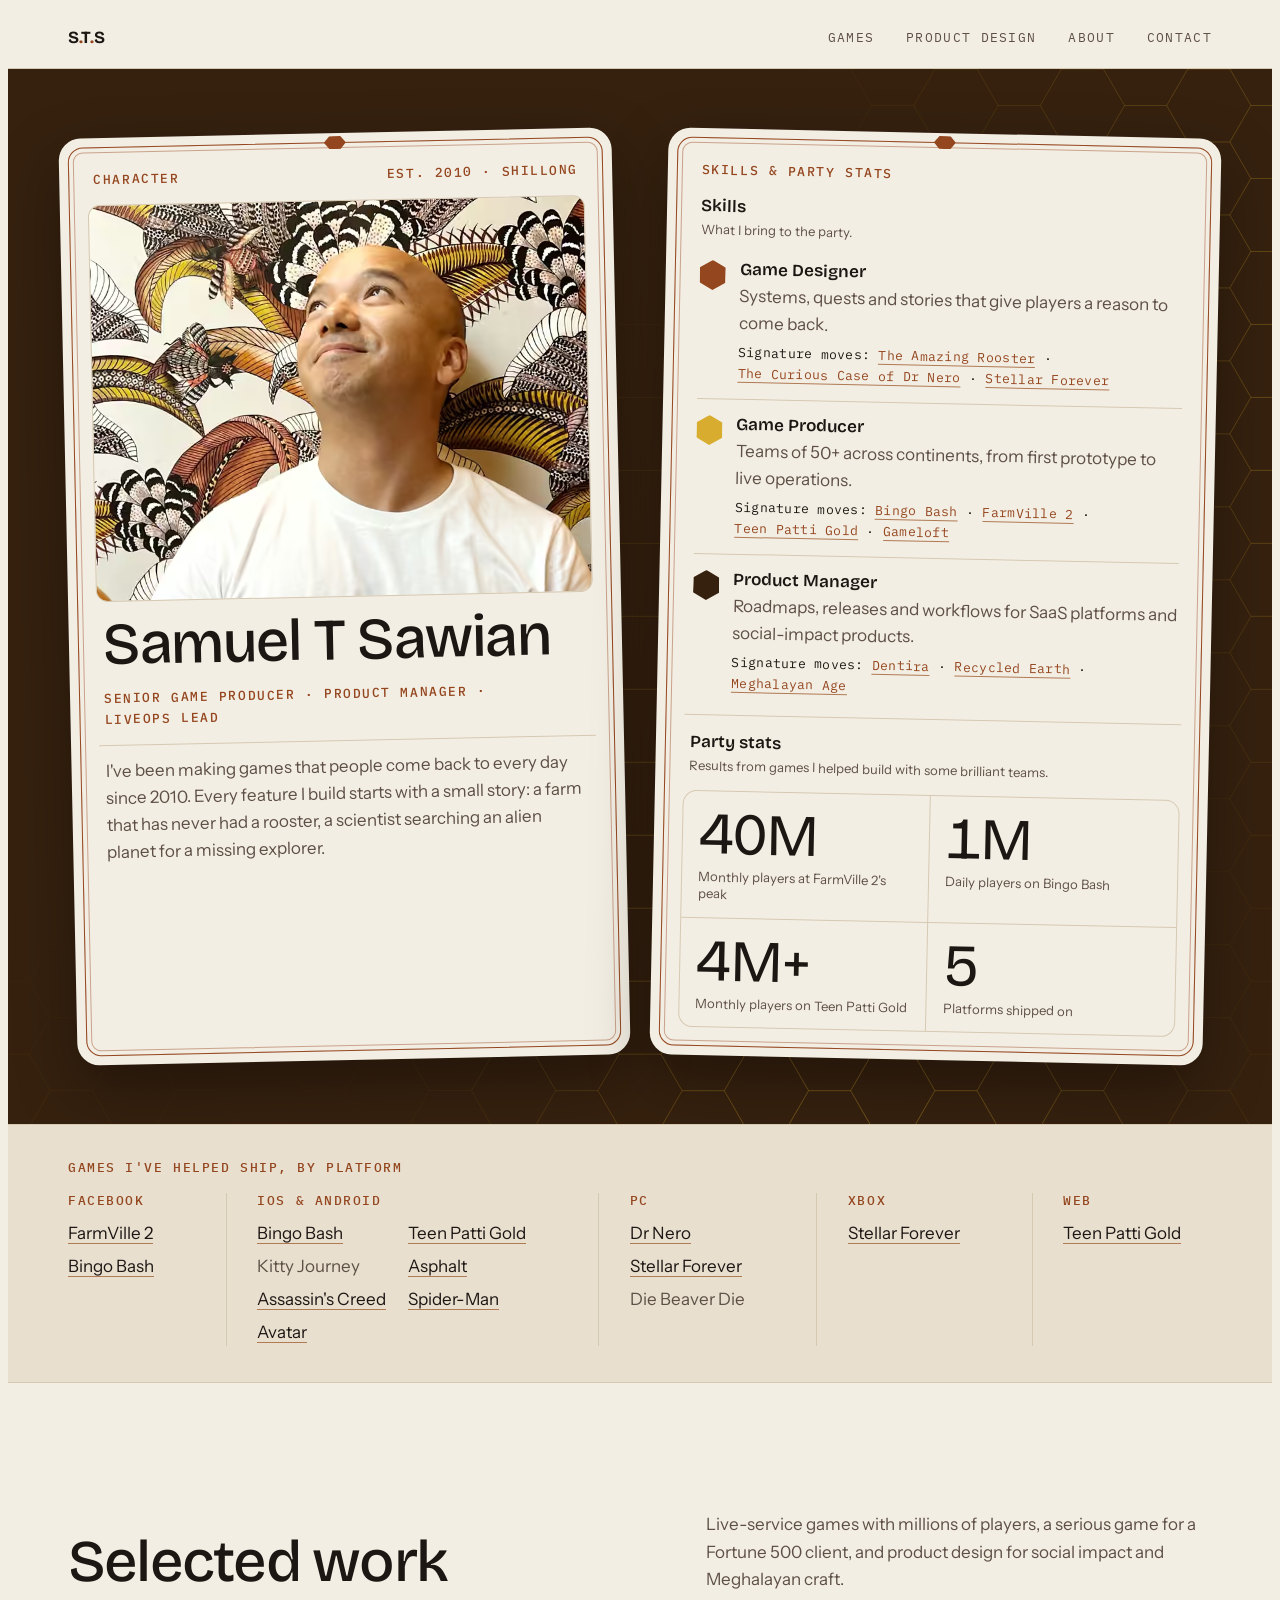
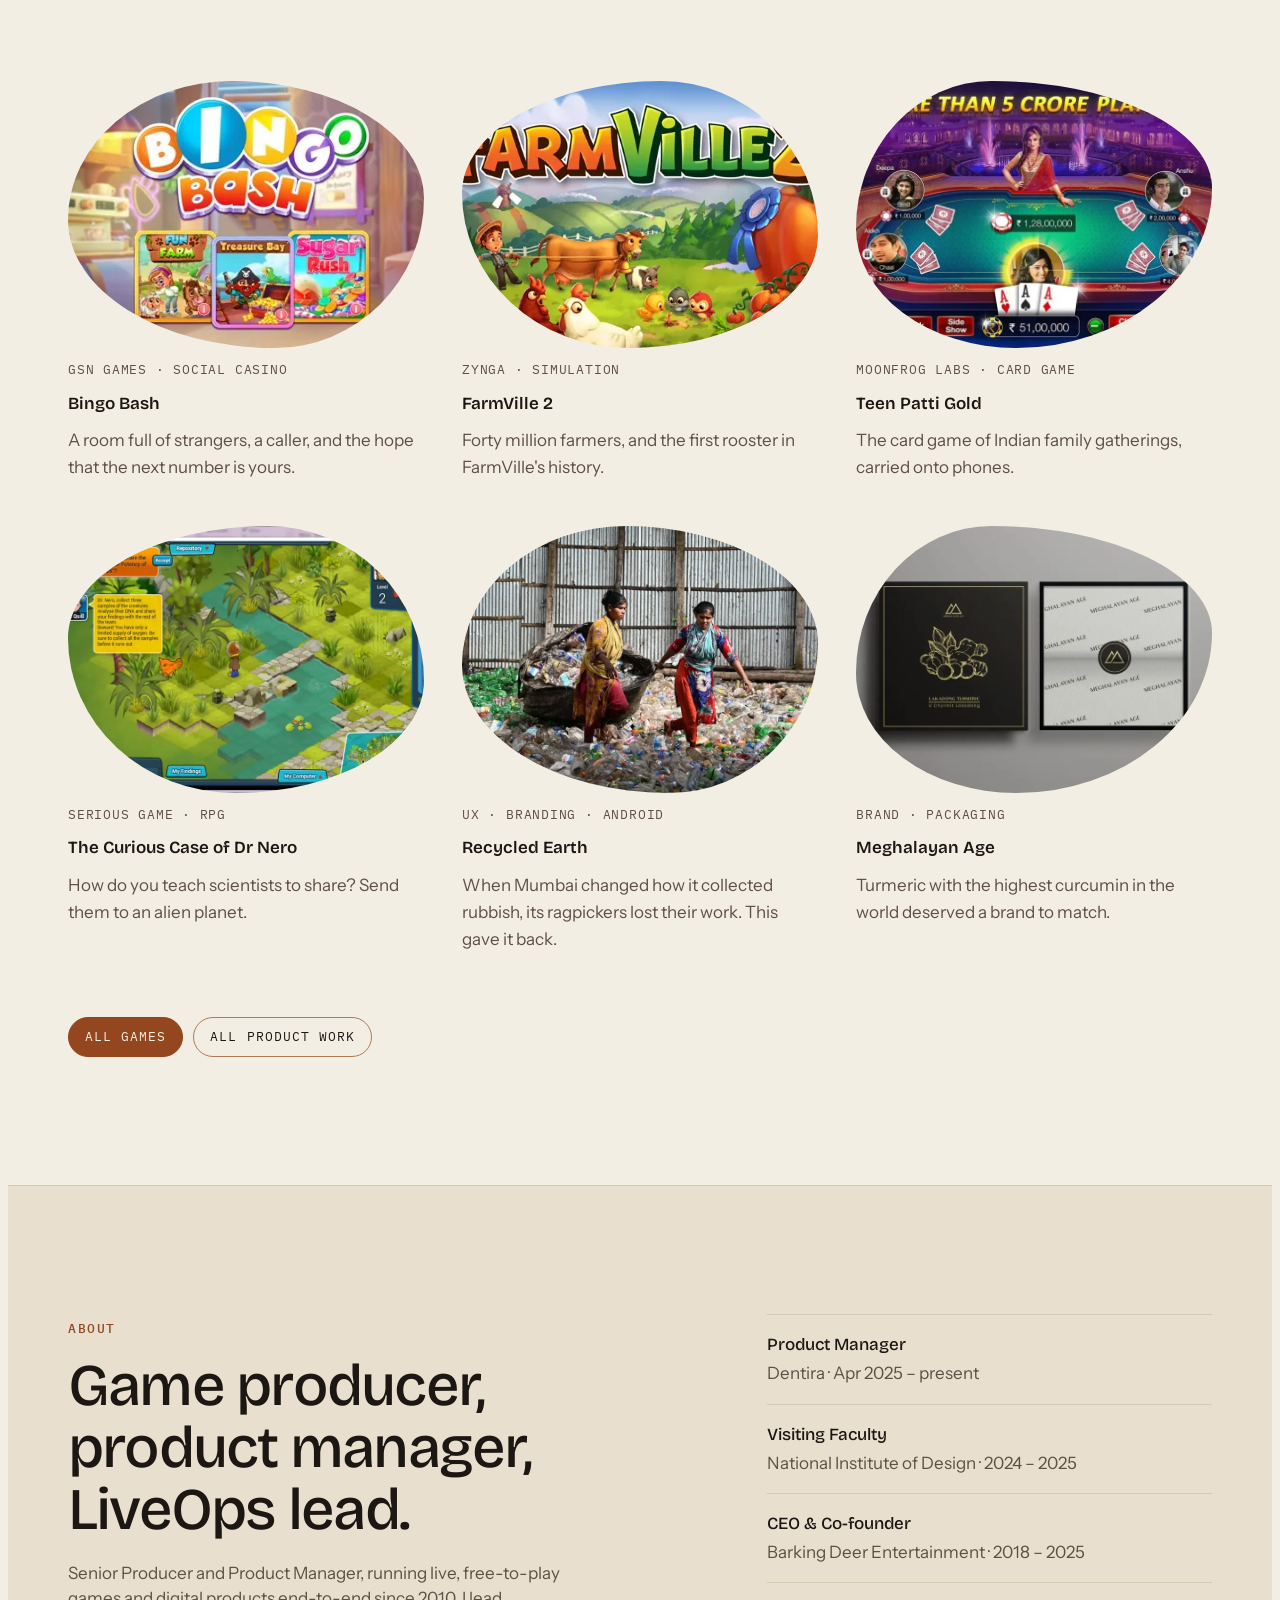
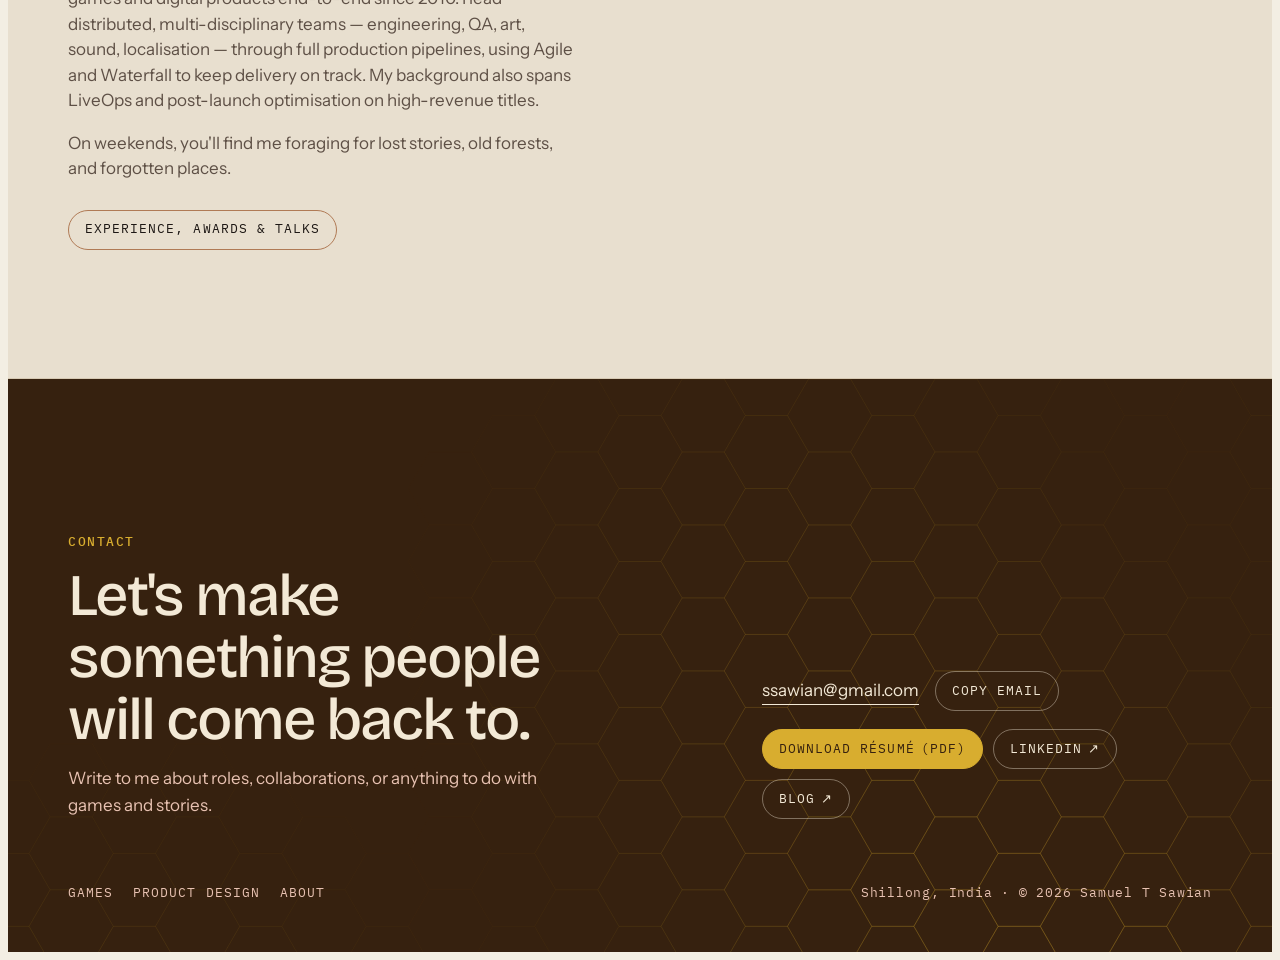
<file: index.html>
<!doctype html>
<html lang="en-IN">
<head>
<meta charset="utf-8">
<meta name="viewport" content="width=device-width, initial-scale=1, viewport-fit=cover">
<title>Samuel T Sawian | Game Producer &amp; Product Manager</title>
<meta name="description" content="Portfolio of Samuel T Sawian, a game producer and product manager from Shillong. Bingo Bash, FarmVille 2, Teen Patti Gold, and product design for social impact.">
<meta name="author" content="Samuel T Sawian">
<meta name="robots" content="index, follow, max-image-preview:large">
<link rel="canonical" href="https://degrimboy.github.io/portfolio/">
<meta name="theme-color" content="#f3eee3">
<meta name="color-scheme" content="light">
<link rel="icon" href="favicon.ico" sizes="32x32">
<link rel="icon" href="assets/favicon.svg" type="image/svg+xml">
<link rel="apple-touch-icon" href="assets/apple-touch-icon.png">
<link rel="manifest" href="site.webmanifest">
<link rel="preload" href="assets/fonts/bricolage-grotesque-latin-wght-normal.woff2" as="font" type="font/woff2" crossorigin>
<link rel="preload" href="assets/fonts/instrument-sans-latin-400-normal.woff2" as="font" type="font/woff2" crossorigin>
<link rel="stylesheet" href="assets/site.css">
<link rel="stylesheet" href="assets/theme-wallpaper.css">
<meta property="og:site_name" content="Samuel T Sawian">
<meta property="og:type" content="profile">
<meta property="og:title" content="Samuel T Sawian | Game Producer &amp; Product Manager">
<meta property="og:description" content="Portfolio of Samuel T Sawian, a game producer and product manager from Shillong. Bingo Bash, FarmVille 2, Teen Patti Gold, and product design for social impact.">
<meta property="og:url" content="https://degrimboy.github.io/portfolio/">
<meta property="og:image" content="https://degrimboy.github.io/portfolio/assets/og/home.jpg">
<meta property="og:image:width" content="1200">
<meta property="og:image:height" content="630">
<meta property="og:image:alt" content="Samuel T Sawian | Game Producer &amp; Product Manager">
<meta property="og:locale" content="en_IN">
<meta name="twitter:card" content="summary_large_image">
<meta name="twitter:title" content="Samuel T Sawian | Game Producer &amp; Product Manager">
<meta name="twitter:description" content="Portfolio of Samuel T Sawian, a game producer and product manager from Shillong. Bingo Bash, FarmVille 2, Teen Patti Gold, and product design for social impact.">
<meta name="twitter:image" content="https://degrimboy.github.io/portfolio/assets/og/home.jpg">
<script type="application/ld+json">{"@context": "https://schema.org", "@graph": [{"@type": "WebSite", "@id": "https://degrimboy.github.io/portfolio/#website", "url": "https://degrimboy.github.io/portfolio/", "name": "Samuel T Sawian", "inLanguage": "en-IN", "publisher": {"@id": "https://degrimboy.github.io/portfolio/#person"}}, {"@type": "Person", "name": "Samuel T Sawian", "alternateName": "Samuel Sawian", "jobTitle": "Game Producer and Product Manager", "description": "Game producer, product manager and LiveOps lead running live, free-to-play games and digital products, building games since 2010.", "email": "mailto:ssawian@gmail.com", "sameAs": ["https://www.linkedin.com/in/samuelsawian", "https://samuelsawian.substack.com/"], "address": {"@type": "PostalAddress", "addressLocality": "Shillong", "addressRegion": "Meghalaya", "addressCountry": "IN"}, "worksFor": {"@type": "Organization", "name": "Dentira"}, "alumniOf": [{"@type": "CollegeOrUniversity", "name": "Vancouver Film School"}, {"@type": "CollegeOrUniversity", "name": "National Institute of Design"}, {"@type": "CollegeOrUniversity", "name": "Bangalore University"}], "knowsLanguage": ["kha", "en", "hi"], "knowsAbout": ["Game design", "Game production", "LiveOps", "Product management", "Free-to-play games", "UX design", "Brand identity"], "@id": "https://degrimboy.github.io/portfolio/#person", "url": "https://degrimboy.github.io/portfolio/", "image": "https://degrimboy.github.io/portfolio/assets/img/portrait.webp"}, {"@type": "WebPage", "name": "Samuel T Sawian | Game Producer & Product Manager", "description": "Portfolio of Samuel T Sawian, a game producer and product manager from Shillong. Bingo Bash, FarmVille 2, Teen Patti Gold, and product design for social impact.", "inLanguage": "en-IN", "url": "https://degrimboy.github.io/portfolio/", "isPartOf": {"@id": "https://degrimboy.github.io/portfolio/#website"}, "primaryImageOfPage": "https://degrimboy.github.io/portfolio/assets/og/home.jpg", "about": {"@type": "Person", "name": "Samuel T Sawian"}}]}</script>
<script src="assets/site.js" defer></script>
</head>
<body>
<a class="skip" href="#main">Skip to content</a>
<header class="top">
  <div class="wrap">
    <a class="mark" href="./" aria-label="S.T.S, Samuel T Sawian, home">S<span>.</span>T<span>.</span>S</a>
    <div class="top-right">
      <nav class="nav" aria-label="Main"><a href="games/">Games</a><a href="product/">Product design</a><a href="about/">About</a><a href="#contact">Contact</a></nav>
      
    </div>
  </div>
</header>
<main id="main">

<section class="cardhero" aria-labelledby="intro-title">
    <canvas id="waves" aria-hidden="true"></canvas>
    <div class="wrap cards2">
      <article class="ccard front" aria-label="Character card, front">
        <div class="ccard-top"><span class="label">Character</span><span class="label">Est. 2010 · Shillong</span></div>
        <div class="ccard-art"><picture><source type="image/avif" srcset="assets/img/portrait-wallpaper-480.avif 480w, assets/img/portrait-wallpaper-800.avif 800w, assets/img/portrait-wallpaper.avif 1200w" sizes="(max-width: 900px) 100vw, 50vw"><img src="assets/img/portrait-wallpaper.webp" srcset="assets/img/portrait-wallpaper-480.webp 480w, assets/img/portrait-wallpaper-800.webp 800w, assets/img/portrait-wallpaper.webp 1200w" sizes="(max-width: 900px) 100vw, 50vw" alt="Samuel T Sawian looking up with a smile, in front of a hand-drawn jungle wallpaper" width="1200" height="1600" fetchpriority="high"></picture></div>
        <h1 id="intro-title" class="ccard-name">Samuel T Sawian</h1>
        <p class="label ccard-class"><span class="nw">Senior Game Producer</span> · <span class="nw">Product Manager</span> · <span class="nw">LiveOps Lead</span></p>
        <p class="ccard-flavour">I've been making games that people come back to every day since 2010. Every feature I build starts with a small story: a farm that has never had a rooster, a scientist searching an alien planet for a missing explorer.</p>
      </article>
      <article class="ccard back" aria-labelledby="stats-title">
        <div class="ccard-top"><span class="label" id="stats-title">Skills &amp; party stats</span></div>
        <div class="party"><h2 class="party-title">Skills</h2><p>What I bring to the party.</p></div>
        <ul class="cskills">
          <li>
            <span class="hex" aria-hidden="true"></span>
            <div><h3>Game Designer</h3><p>Systems, quests and stories that give players a reason to come back.</p><p class="sig">Signature moves: <a href="games/farmville-2/">The Amazing Rooster</a> · <a href="games/dr-nero/">The Curious Case of Dr Nero</a> · <a href="games/stellar-forever/">Stellar Forever</a></p></div>
          </li>
          <li>
            <span class="hex" aria-hidden="true"></span>
            <div><h3>Game Producer</h3><p>Teams of 50+ across continents, from first prototype to live operations.</p><p class="sig">Signature moves: <a href="games/bingo-bash/">Bingo Bash</a> · <a href="games/farmville-2/">FarmVille 2</a> · <a href="games/teen-patti-gold/">Teen Patti Gold</a> · <a href="games/gameloft/">Gameloft</a></p></div>
          </li>
          <li>
            <span class="hex" aria-hidden="true"></span>
            <div><h3>Product Manager</h3><p>Roadmaps, releases and workflows for SaaS platforms and social-impact products.</p><p class="sig">Signature moves: <a href="product/">Dentira</a> · <a href="product/recycled-earth/">Recycled Earth</a> · <a href="product/meghalayan-age/">Meghalayan Age</a></p></div>
          </li>
        </ul>
        <div class="party party-stats"><h2 class="party-title">Party stats</h2><p>Results from games I helped build with some brilliant teams.</p></div>
        <dl class="cstats">
          <div><dt>Monthly players at FarmVille 2's peak</dt><dd>40M</dd></div>
          <div><dt>Daily players on Bingo Bash</dt><dd>1M</dd></div>
          <div><dt>Monthly players on Teen Patti Gold</dt><dd>4M+</dd></div>
          <div><dt>Platforms shipped on</dt><dd>5</dd></div>
        </dl>
      </article>
    </div>
  </section>

  <section class="platforms" aria-labelledby="plat-title">
    <div class="wrap">
      <h2 class="label plat-title" id="plat-title">Games I've helped ship, by platform</h2>
      <div class="plats"><div class="plat"><h3 class="label">Facebook</h3><ul><li><a href="games/farmville-2/">FarmVille 2</a></li><li><a href="games/bingo-bash/">Bingo Bash</a></li></ul></div><div class="plat"><h3 class="label">iOS &amp; Android</h3><ul><li><a href="games/bingo-bash/">Bingo Bash</a></li><li><a href="games/teen-patti-gold/">Teen Patti Gold</a></li><li class="nolink">Kitty Journey</li><li><a href="games/gameloft/">Asphalt</a></li><li><a href="games/gameloft/">Assassin's Creed</a></li><li><a href="games/gameloft/">Spider-Man</a></li><li><a href="games/gameloft/">Avatar</a></li></ul></div><div class="plat"><h3 class="label">PC</h3><ul><li><a href="games/dr-nero/">Dr Nero</a></li><li><a href="games/stellar-forever/">Stellar Forever</a></li><li class="nolink">Die Beaver Die</li></ul></div><div class="plat"><h3 class="label">Xbox</h3><ul><li><a href="games/stellar-forever/">Stellar Forever</a></li></ul></div><div class="plat"><h3 class="label">Web</h3><ul><li><a href="games/teen-patti-gold/">Teen Patti Gold</a></li></ul></div></div>
    </div>
  </section>


  <section class="section" aria-labelledby="work-title">
    <div class="wrap">
      <div class="section-head">
        <h2 id="work-title">Selected work</h2>
        <p>Live-service games with millions of players, a serious game for a Fortune 500 client, and product design for social impact and Meghalayan craft.</p>
      </div>
      <div class="work-grid"><a class="work-card" href="games/bingo-bash/">
        <div class="blob "><img src="assets/img/bingo.webp" alt="Bingo Bash key art" width="643" height="297" loading="lazy" decoding="async"></div>
        <span class="meta">GSN Games · Social casino</span><h3>Bingo Bash</h3><p>A room full of strangers, a caller, and the hope that the next number is yours.</p></a><a class="work-card" href="games/farmville-2/">
        <div class="blob b2"><img src="assets/img/farmville.webp" srcset="assets/img/farmville-800.webp 800w, assets/img/farmville.webp 1440w" sizes="(max-width: 560px) 100vw, (max-width: 900px) 50vw, 33vw" alt="FarmVille 2 farm scene" width="1440" height="652" loading="lazy" decoding="async"></div>
        <span class="meta">Zynga · Simulation</span><h3>FarmVille 2</h3><p>Forty million farmers, and the first rooster in FarmVille's history.</p></a><a class="work-card" href="games/teen-patti-gold/">
        <div class="blob b3"><img src="assets/img/teenpatti.webp" srcset="assets/img/teenpatti-800.webp 800w, assets/img/teenpatti.webp 916w" sizes="(max-width: 560px) 100vw, (max-width: 900px) 50vw, 33vw" alt="Teen Patti Gold card table" width="916" height="618" loading="lazy" decoding="async"></div>
        <span class="meta">Moonfrog Labs · Card game</span><h3>Teen Patti Gold</h3><p>The card game of Indian family gatherings, carried onto phones.</p></a><a class="work-card" href="games/dr-nero/">
        <div class="blob b2"><img src="assets/img/nero-1.webp" srcset="assets/img/nero-1-800.webp 800w, assets/img/nero-1.webp 1000w" sizes="(max-width: 560px) 100vw, (max-width: 900px) 50vw, 33vw" alt="Dr Nero isometric jungle" width="1000" height="697" loading="lazy" decoding="async"></div>
        <span class="meta">Serious game · RPG</span><h3>The Curious Case of Dr Nero</h3><p>How do you teach scientists to share? Send them to an alien planet.</p></a><a class="work-card" href="product/recycled-earth/">
        <div class="blob "><img src="assets/img/re-challenge.webp" srcset="assets/img/re-challenge-800.webp 800w, assets/img/re-challenge.webp 1260w" sizes="(max-width: 560px) 100vw, (max-width: 900px) 50vw, 33vw" alt="Women sorting plastic waste" width="1260" height="951" loading="lazy" decoding="async"></div>
        <span class="meta">UX · Branding · Android</span><h3>Recycled Earth</h3><p>When Mumbai changed how it collected rubbish, its ragpickers lost their work. This gave it back.</p></a><a class="work-card" href="product/meghalayan-age/">
        <div class="blob b3"><img src="assets/img/ma-box.webp" srcset="assets/img/ma-box-800.webp 800w, assets/img/ma-box.webp 1280w" sizes="(max-width: 560px) 100vw, (max-width: 900px) 50vw, 33vw" alt="Lakadong turmeric premium packaging" width="1280" height="896" loading="lazy" decoding="async"></div>
        <span class="meta">Brand · Packaging</span><h3>Meghalayan Age</h3><p>Turmeric with the highest curcumin in the world deserved a brand to match.</p></a></div>
      <div class="actions" style="margin-top:clamp(40px,6vw,64px)">
        <a class="btn solid" href="games/">All games</a>
        <a class="btn" href="product/">All product work</a>
      </div>
    </div>
  </section>

  <section class="section product-zone" aria-labelledby="about-title">
    <div class="wrap teaser">
      <div>
        <span class="label">About</span>
        <h2 id="about-title" style="margin-top:14px">Game producer, product manager, LiveOps lead.</h2>
        <div class="lead prose"><p>Senior Producer and Product Manager, running live, free-to-play games and digital products end-to-end since 2010. I lead distributed, multi-disciplinary teams — engineering, QA, art, sound, localisation — through full production pipelines, using Agile and Waterfall to keep delivery on track. My background also spans LiveOps and post-launch optimisation on high-revenue titles.</p><p>On weekends, you'll find me foraging for lost stories, old forests, and forgotten places.</p></div>
        <div class="actions" style="margin-top:28px"><a class="btn" href="about/">Experience, awards &amp; talks</a></div>
      </div>
      <ul class="roles" aria-label="Recent roles">
        <li><b>Product Manager</b><span>Dentira · Apr 2025 – present</span></li>
        <li><b>Visiting Faculty</b><span>National Institute of Design · 2024 – 2025</span></li>
        <li><b>CEO &amp; Co-founder</b><span>Barking Deer Entertainment · 2018 – 2025</span></li>
      </ul>
    </div>
  </section>
</main>
<footer class="end" id="contact" aria-labelledby="contact-title">
  <canvas id="waves2" aria-hidden="true"></canvas>
  <div class="wrap foot">
    <div class="contact">
      <div>
        <p class="label">Contact</p>
        <h2 id="contact-title">Let's make something people will come back to.</h2>
        <p class="contact-note">Write to me about roles, collaborations, or anything to do with games and stories.</p>
      </div>
      <div class="contact-actions">
        <div class="email-row"><a class="email" href="mailto:ssawian@gmail.com">ssawian@gmail.com</a><button type="button" class="btn copy" data-copy="ssawian@gmail.com">Copy email</button></div>
        <div class="actions">
          <a class="btn solid" href="assets/docs/SamuelTSawian_Resume.pdf" download>Download résumé <span class="hint">(PDF)</span></a>
          <a class="btn" href="https://www.linkedin.com/in/samuelsawian" target="_blank" rel="noopener">LinkedIn<span class="visually-hidden"> (opens in a new tab)</span><span aria-hidden="true"> ↗</span></a>
          <a class="btn" href="https://samuelsawian.substack.com/" target="_blank" rel="noopener">Blog<span class="visually-hidden"> (opens in a new tab)</span><span aria-hidden="true"> ↗</span></a>
        </div>
      </div>
    </div>
    <div class="row"><ul class="foot-links"><li><a href="games/">Games</a></li><li><a href="product/">Product design</a></li><li><a href="about/">About</a></li></ul><span>Shillong, India · © 2026 Samuel T Sawian</span></div>
  </div>
</footer>

<dialog class="lb" id="lb" aria-label="Image viewer">
  <button type="button" id="lbClose">Close</button>
  <img id="lbImg" alt="">
  <p id="lbCap"></p>
</dialog>
</body>
</html>
</file>
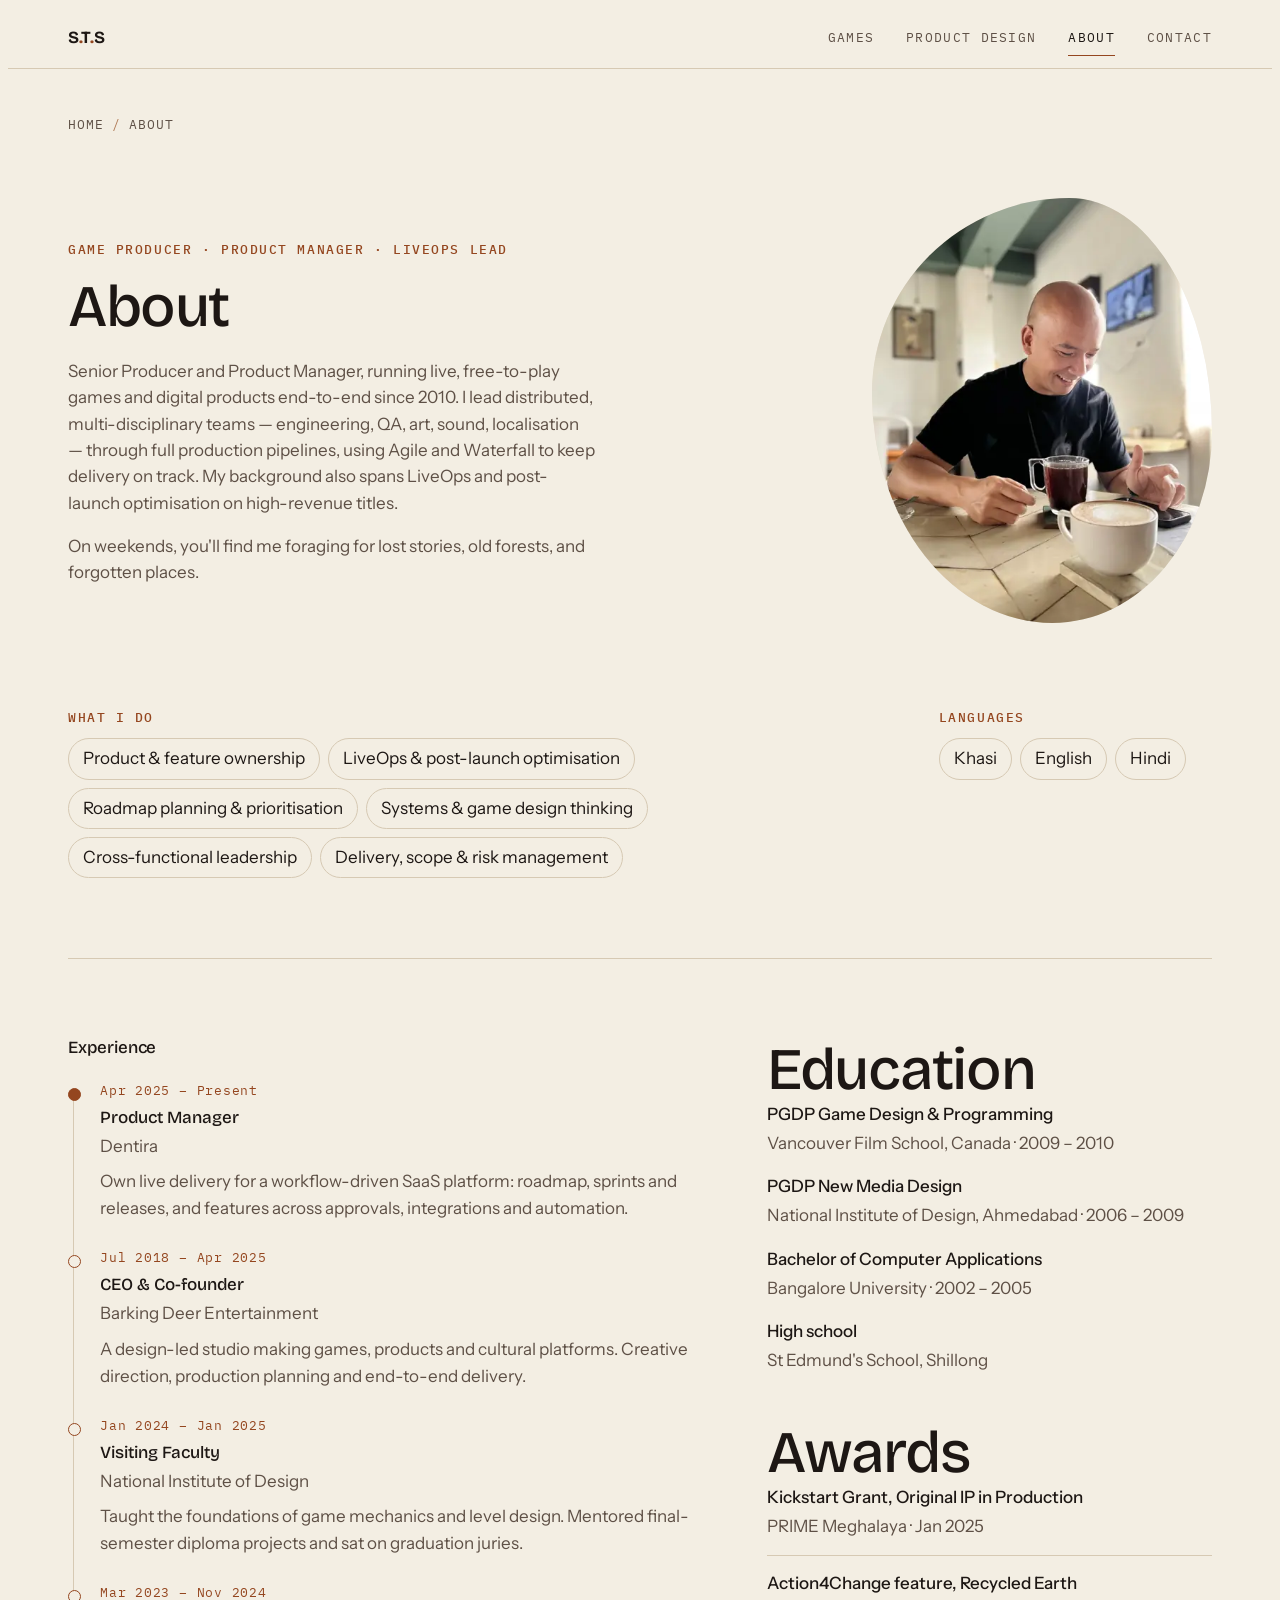
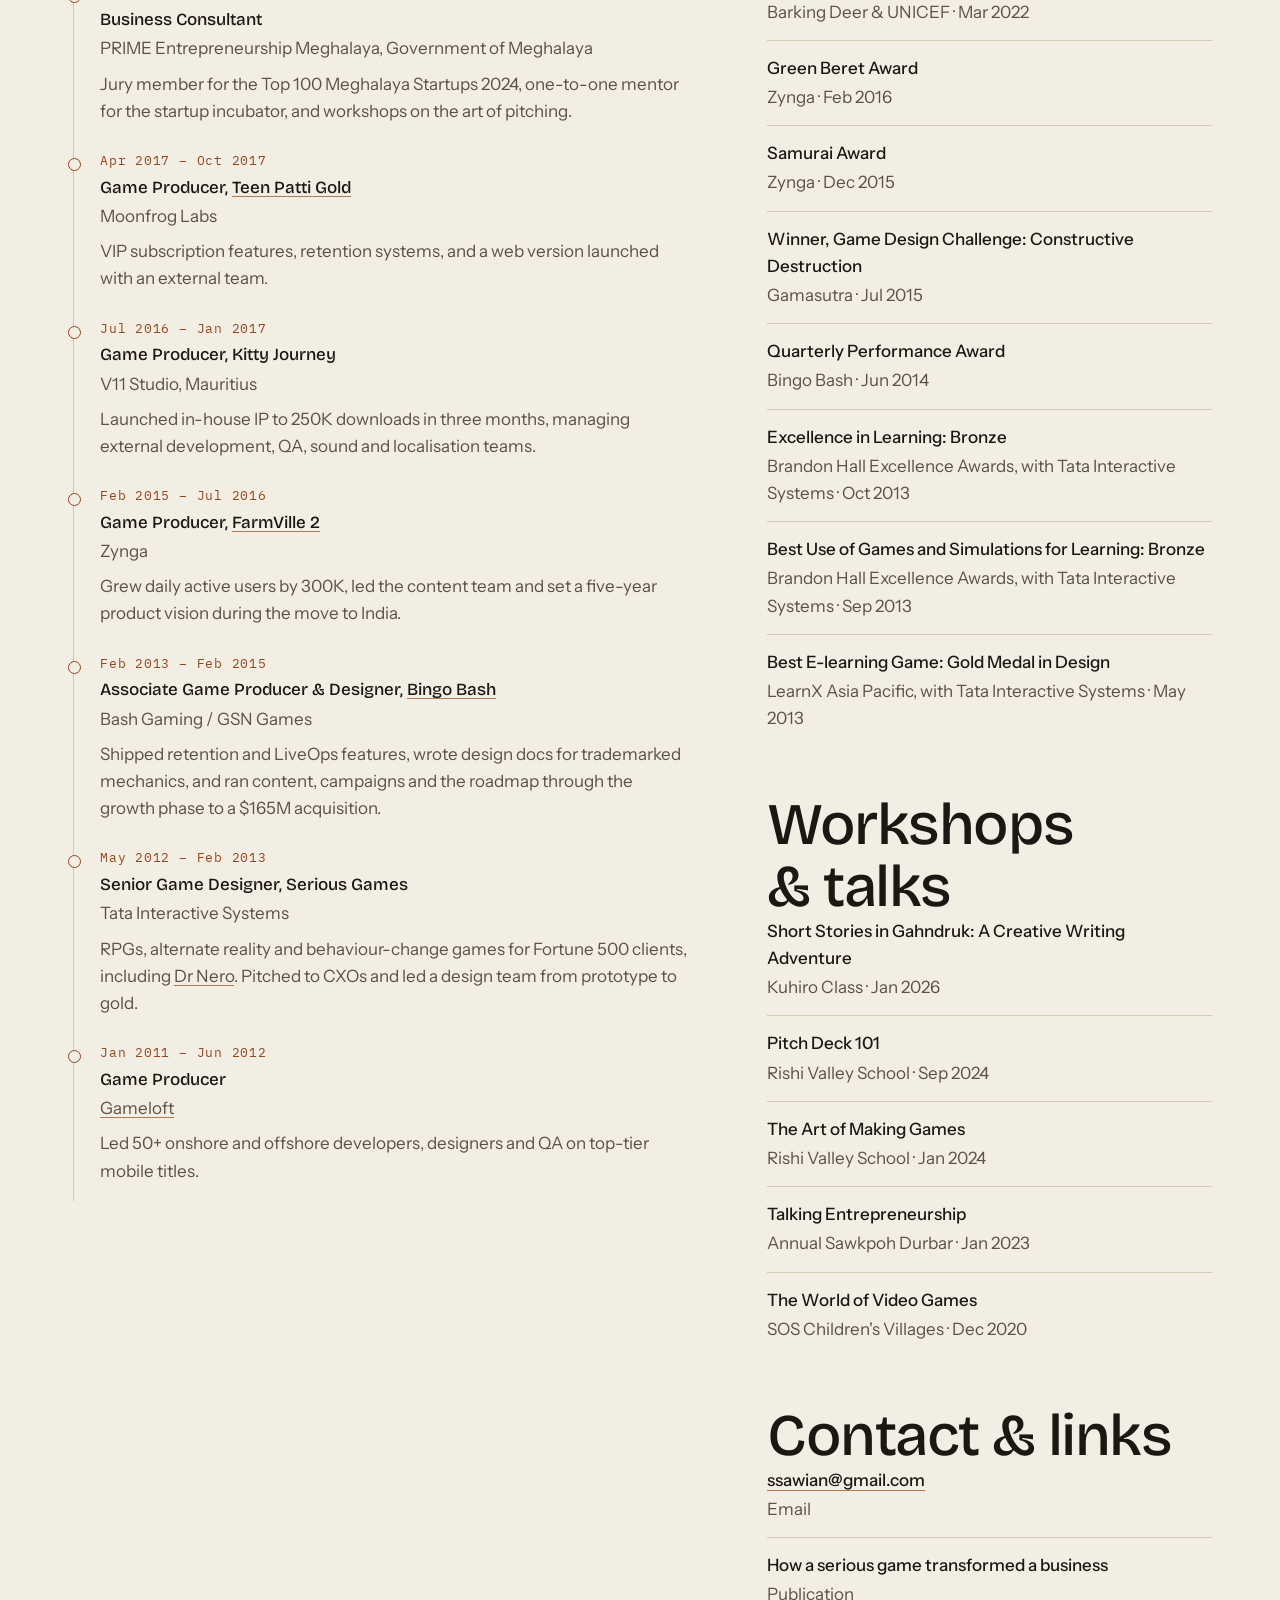
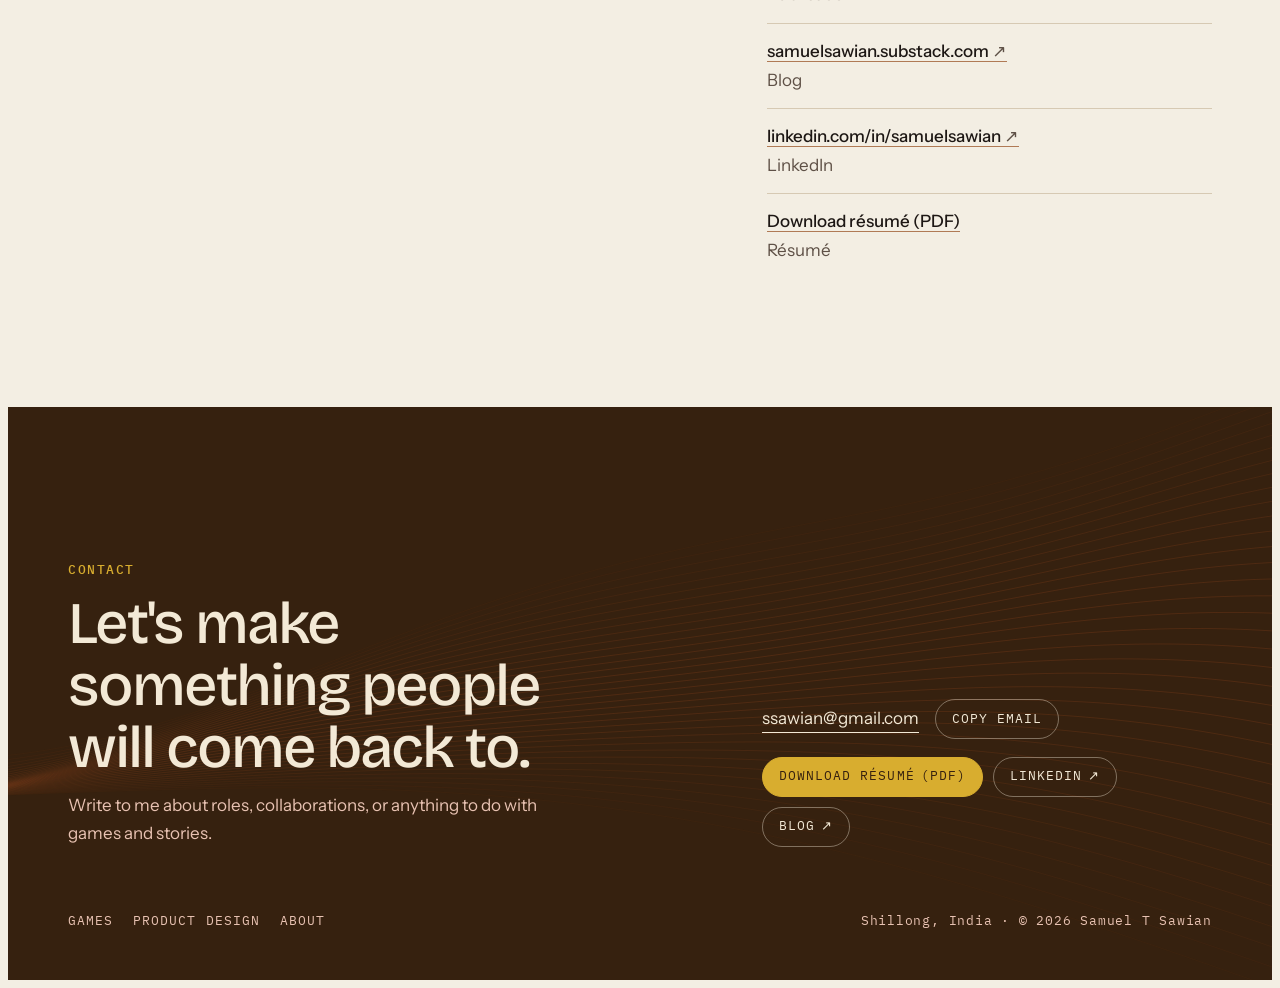
<file: about/index.html>
<!doctype html>
<html lang="en-IN">
<head>
<meta charset="utf-8">
<meta name="viewport" content="width=device-width, initial-scale=1, viewport-fit=cover">
<title>About Samuel T Sawian | Experience, Awards &amp; Talks</title>
<meta name="description" content="Experience at Dentira, Barking Deer Entertainment, NID, Zynga, GSN, Moonfrog, Tata Interactive and Gameloft, plus awards, education and talks.">
<meta name="author" content="Samuel T Sawian">
<meta name="robots" content="index, follow, max-image-preview:large">
<link rel="canonical" href="https://degrimboy.github.io/portfolio/about/">
<meta name="theme-color" content="#f3eee3">
<meta name="color-scheme" content="light">
<link rel="icon" href="../favicon.ico" sizes="32x32">
<link rel="icon" href="../assets/favicon.svg" type="image/svg+xml">
<link rel="apple-touch-icon" href="../assets/apple-touch-icon.png">
<link rel="manifest" href="../site.webmanifest">
<link rel="preload" href="../assets/fonts/bricolage-grotesque-latin-wght-normal.woff2" as="font" type="font/woff2" crossorigin>
<link rel="preload" href="../assets/fonts/instrument-sans-latin-400-normal.woff2" as="font" type="font/woff2" crossorigin>
<link rel="stylesheet" href="../assets/site.css">
<link rel="stylesheet" href="../assets/theme-wallpaper.css">
<meta property="og:site_name" content="Samuel T Sawian">
<meta property="og:type" content="profile">
<meta property="og:title" content="About Samuel T Sawian | Experience, Awards &amp; Talks">
<meta property="og:description" content="Experience at Dentira, Barking Deer Entertainment, NID, Zynga, GSN, Moonfrog, Tata Interactive and Gameloft, plus awards, education and talks.">
<meta property="og:url" content="https://degrimboy.github.io/portfolio/about/">
<meta property="og:image" content="https://degrimboy.github.io/portfolio/assets/og/about.jpg">
<meta property="og:image:width" content="1200">
<meta property="og:image:height" content="630">
<meta property="og:image:alt" content="About Samuel T Sawian | Experience, Awards &amp; Talks">
<meta property="og:locale" content="en_IN">
<meta name="twitter:card" content="summary_large_image">
<meta name="twitter:title" content="About Samuel T Sawian | Experience, Awards &amp; Talks">
<meta name="twitter:description" content="Experience at Dentira, Barking Deer Entertainment, NID, Zynga, GSN, Moonfrog, Tata Interactive and Gameloft, plus awards, education and talks.">
<meta name="twitter:image" content="https://degrimboy.github.io/portfolio/assets/og/about.jpg">
<script type="application/ld+json">{"@context": "https://schema.org", "@graph": [{"@type": "ProfilePage", "name": "About Samuel T Sawian | Experience, Awards & Talks", "description": "Experience at Dentira, Barking Deer Entertainment, NID, Zynga, GSN, Moonfrog, Tata Interactive and Gameloft, plus awards, education and talks.", "inLanguage": "en-IN", "url": "https://degrimboy.github.io/portfolio/about/", "isPartOf": {"@id": "https://degrimboy.github.io/portfolio/#website"}, "primaryImageOfPage": "https://degrimboy.github.io/portfolio/assets/og/about.jpg", "mainEntity": {"@type": "Person", "name": "Samuel T Sawian", "alternateName": "Samuel Sawian", "jobTitle": "Game Producer and Product Manager", "description": "Game producer, product manager and LiveOps lead running live, free-to-play games and digital products, building games since 2010.", "email": "mailto:ssawian@gmail.com", "sameAs": ["https://www.linkedin.com/in/samuelsawian", "https://samuelsawian.substack.com/"], "address": {"@type": "PostalAddress", "addressLocality": "Shillong", "addressRegion": "Meghalaya", "addressCountry": "IN"}, "worksFor": {"@type": "Organization", "name": "Dentira"}, "alumniOf": [{"@type": "CollegeOrUniversity", "name": "Vancouver Film School"}, {"@type": "CollegeOrUniversity", "name": "National Institute of Design"}, {"@type": "CollegeOrUniversity", "name": "Bangalore University"}], "knowsLanguage": ["kha", "en", "hi"], "knowsAbout": ["Game design", "Game production", "LiveOps", "Product management", "Free-to-play games", "UX design", "Brand identity"], "@id": "https://degrimboy.github.io/portfolio/#person", "url": "https://degrimboy.github.io/portfolio/", "image": "https://degrimboy.github.io/portfolio/assets/img/portrait.webp"}}, {"@type": "BreadcrumbList", "itemListElement": [{"@type": "ListItem", "position": 1, "name": "Home", "item": "https://degrimboy.github.io/portfolio/"}, {"@type": "ListItem", "position": 2, "name": "About", "item": "https://degrimboy.github.io/portfolio/about/"}]}]}</script>
<script src="../assets/site.js" defer></script>
</head>
<body>
<a class="skip" href="#main">Skip to content</a>
<header class="top">
  <div class="wrap">
    <a class="mark" href="../" aria-label="S.T.S, Samuel T Sawian, home">S<span>.</span>T<span>.</span>S</a>
    <div class="top-right">
      <nav class="nav" aria-label="Main"><a href="../games/">Games</a><a href="../product/">Product design</a><a href="../about/" aria-current="page">About</a><a href="#contact">Contact</a></nav>
      
    </div>
  </div>
</header>
<main id="main">
<nav class="crumbs wrap" aria-label="Breadcrumb"><ol><li><a href="../">Home</a></li><li aria-current="page">About</li></ol></nav>
<section class="wrap about-hero">
    <div>
      <span class="label">Game Producer · Product Manager · LiveOps Lead</span>
      <h1 style="margin-top:14px">About</h1>
      <div class="lead prose"><p>Senior Producer and Product Manager, running live, free-to-play games and digital products end-to-end since 2010. I lead distributed, multi-disciplinary teams — engineering, QA, art, sound, localisation — through full production pipelines, using Agile and Waterfall to keep delivery on track. My background also spans LiveOps and post-launch optimisation on high-revenue titles.</p><p>On weekends, you'll find me foraging for lost stories, old forests, and forgotten places.</p></div>
    </div>
    <div class="portrait"><img src="../assets/img/portrait-cafe.webp" srcset="../assets/img/portrait-cafe-480.webp 480w, ../assets/img/portrait-cafe-800.webp 800w, ../assets/img/portrait-cafe.webp 1000w" sizes="(max-width: 900px) 280px, 340px" alt="Samuel T Sawian smiling over coffee at a café table" width="1000" height="1250" fetchpriority="high"></div>
  </section>
  <section class="section" style="padding-top:0">
    <div class="wrap">
      <div class="intro">
        <div>
          <h2 class="label">What I do</h2>
          <ul class="chips">
            <li>Product &amp; feature ownership</li><li>LiveOps &amp; post-launch optimisation</li><li>Roadmap planning &amp; prioritisation</li>
            <li>Systems &amp; game design thinking</li><li>Cross-functional leadership</li><li>Delivery, scope &amp; risk management</li>
          </ul>
        </div>
        <div>
          <h2 class="label">Languages</h2>
          <ul class="chips"><li>Khasi</li><li>English</li><li>Hindi</li></ul>
        </div>
      </div>
      <div class="about-grid">
        <div>
          <h2 class="col-head">Experience</h2>
          <ol class="timeline">
            <li><span class="when">Apr 2025 – Present</span><span class="role">Product Manager</span><span class="where">Dentira</span><span class="what">Own live delivery for a workflow-driven SaaS platform: roadmap, sprints and releases, and features across approvals, integrations and automation.</span></li>
            <li><span class="when">Jul 2018 – Apr 2025</span><span class="role">CEO &amp; Co-founder</span><span class="where">Barking Deer Entertainment</span><span class="what">A design-led studio making games, products and cultural platforms. Creative direction, production planning and end-to-end delivery.</span></li>
            <li><span class="when">Jan 2024 – Jan 2025</span><span class="role">Visiting Faculty</span><span class="where">National Institute of Design</span><span class="what">Taught the foundations of game mechanics and level design. Mentored final-semester diploma projects and sat on graduation juries.</span></li>
            <li><span class="when">Mar 2023 – Nov 2024</span><span class="role">Business Consultant</span><span class="where">PRIME Entrepreneurship Meghalaya, Government of Meghalaya</span><span class="what">Jury member for the Top 100 Meghalaya Startups 2024, one-to-one mentor for the startup incubator, and workshops on the art of pitching.</span></li>
            <li><span class="when">Apr 2017 – Oct 2017</span><span class="role">Game Producer, <a href="../games/teen-patti-gold/">Teen Patti Gold</a></span><span class="where">Moonfrog Labs</span><span class="what">VIP subscription features, retention systems, and a web version launched with an external team.</span></li>
            <li><span class="when">Jul 2016 – Jan 2017</span><span class="role">Game Producer, Kitty Journey</span><span class="where">V11 Studio, Mauritius</span><span class="what">Launched in-house IP to 250K downloads in three months, managing external development, QA, sound and localisation teams.</span></li>
            <li><span class="when">Feb 2015 – Jul 2016</span><span class="role">Game Producer, <a href="../games/farmville-2/">FarmVille 2</a></span><span class="where">Zynga</span><span class="what">Grew daily active users by 300K, led the content team and set a five-year product vision during the move to India.</span></li>
            <li><span class="when">Feb 2013 – Feb 2015</span><span class="role">Associate Game Producer &amp; Designer, <a href="../games/bingo-bash/">Bingo Bash</a></span><span class="where">Bash Gaming / GSN Games</span><span class="what">Shipped retention and LiveOps features, wrote design docs for trademarked mechanics, and ran content, campaigns and the roadmap through the growth phase to a $165M acquisition.</span></li>
            <li><span class="when">May 2012 – Feb 2013</span><span class="role">Senior Game Designer, Serious Games</span><span class="where">Tata Interactive Systems</span><span class="what">RPGs, alternate reality and behaviour-change games for Fortune 500 clients, including <a href="../games/dr-nero/">Dr Nero</a>. Pitched to CXOs and led a design team from prototype to gold.</span></li>
            <li><span class="when">Jan 2011 – Jun 2012</span><span class="role">Game Producer</span><span class="where"><a href="../games/gameloft/">Gameloft</a></span><span class="what">Led 50+ onshore and offshore developers, designers and QA on top-tier mobile titles.</span></li>
          </ol>
        </div>
        <div class="side">
          <div>
            <h2 class="h3like">Education</h2>
            <div class="edu">
              <div><b>PGDP Game Design &amp; Programming</b><span>Vancouver Film School, Canada · 2009 – 2010</span></div>
              <div><b>PGDP New Media Design</b><span>National Institute of Design, Ahmedabad · 2006 – 2009</span></div>
              <div><b>Bachelor of Computer Applications</b><span>Bangalore University · 2002 – 2005</span></div>
              <div><b>High school</b><span>St Edmund's School, Shillong</span></div>
            </div>
          </div>
          <div>
            <h2 class="h3like">Awards</h2>
            <ul class="awards">
              <li><b>Kickstart Grant, Original IP in Production</b><span>PRIME Meghalaya · Jan 2025</span></li>
              <li><b>Action4Change feature, Recycled Earth</b><span>Barking Deer &amp; UNICEF · Mar 2022</span></li>
              <li><b>Green Beret Award</b><span>Zynga · Feb 2016</span></li>
              <li><b>Samurai Award</b><span>Zynga · Dec 2015</span></li>
              <li><b>Winner, Game Design Challenge: Constructive Destruction</b><span>Gamasutra · Jul 2015</span></li>
              <li><b>Quarterly Performance Award</b><span>Bingo Bash · Jun 2014</span></li>
              <li><b>Excellence in Learning: Bronze</b><span>Brandon Hall Excellence Awards, with Tata Interactive Systems · Oct 2013</span></li>
              <li><b>Best Use of Games and Simulations for Learning: Bronze</b><span>Brandon Hall Excellence Awards, with Tata Interactive Systems · Sep 2013</span></li>
              <li><b>Best E-learning Game: Gold Medal in Design</b><span>LearnX Asia Pacific, with Tata Interactive Systems · May 2013</span></li>
            </ul>
          </div>
          <div>
            <h2 class="h3like">Workshops &amp; talks</h2>
            <ul class="awards">
              <li><b>Short Stories in Gahndruk: A Creative Writing Adventure</b><span>Kuhiro Class · Jan 2026</span></li>
              <li><b>Pitch Deck 101</b><span>Rishi Valley School · Sep 2024</span></li>
              <li><b>The Art of Making Games</b><span>Rishi Valley School · Jan 2024</span></li>
              <li><b>Talking Entrepreneurship</b><span>Annual Sawkpoh Durbar · Jan 2023</span></li>
              <li><b>The World of Video Games</b><span>SOS Children's Villages · Dec 2020</span></li>
            </ul>
          </div>
          <div>
            <h2 class="h3like">Contact &amp; links</h2>
            <ul class="awards">
              <li><b><a href="mailto:ssawian@gmail.com">ssawian@gmail.com</a></b><span>Email</span></li>
              <li><b>How a serious game transformed a business</b><span>Publication</span></li>
              <li><b><a href="https://samuelsawian.substack.com/" target="_blank" rel="noopener">samuelsawian.substack.com<span class="visually-hidden"> (opens in a new tab)</span><span aria-hidden="true"> ↗</span></a></b><span>Blog</span></li>
              <li><b><a href="https://www.linkedin.com/in/samuelsawian" target="_blank" rel="noopener">linkedin.com/in/samuelsawian<span class="visually-hidden"> (opens in a new tab)</span><span aria-hidden="true"> ↗</span></a></b><span>LinkedIn</span></li>
              <li><b><a href="../assets/docs/SamuelTSawian_Resume.pdf" download>Download résumé (PDF)</a></b><span>Résumé</span></li>
            </ul>
          </div>
        </div>
      </div>
    </div>
  </section>
</main>
<footer class="end" id="contact" aria-labelledby="contact-title">
  <canvas id="waves2" aria-hidden="true"></canvas>
  <div class="wrap foot">
    <div class="contact">
      <div>
        <p class="label">Contact</p>
        <h2 id="contact-title">Let's make something people will come back to.</h2>
        <p class="contact-note">Write to me about roles, collaborations, or anything to do with games and stories.</p>
      </div>
      <div class="contact-actions">
        <div class="email-row"><a class="email" href="mailto:ssawian@gmail.com">ssawian@gmail.com</a><button type="button" class="btn copy" data-copy="ssawian@gmail.com">Copy email</button></div>
        <div class="actions">
          <a class="btn solid" href="../assets/docs/SamuelTSawian_Resume.pdf" download>Download résumé <span class="hint">(PDF)</span></a>
          <a class="btn" href="https://www.linkedin.com/in/samuelsawian" target="_blank" rel="noopener">LinkedIn<span class="visually-hidden"> (opens in a new tab)</span><span aria-hidden="true"> ↗</span></a>
          <a class="btn" href="https://samuelsawian.substack.com/" target="_blank" rel="noopener">Blog<span class="visually-hidden"> (opens in a new tab)</span><span aria-hidden="true"> ↗</span></a>
        </div>
      </div>
    </div>
    <div class="row"><ul class="foot-links"><li><a href="../games/">Games</a></li><li><a href="../product/">Product design</a></li><li><a href="../about/">About</a></li></ul><span>Shillong, India · © 2026 Samuel T Sawian</span></div>
  </div>
</footer>

<dialog class="lb" id="lb" aria-label="Image viewer">
  <button type="button" id="lbClose">Close</button>
  <img id="lbImg" alt="">
  <p id="lbCap"></p>
</dialog>
</body>
</html>
</file>
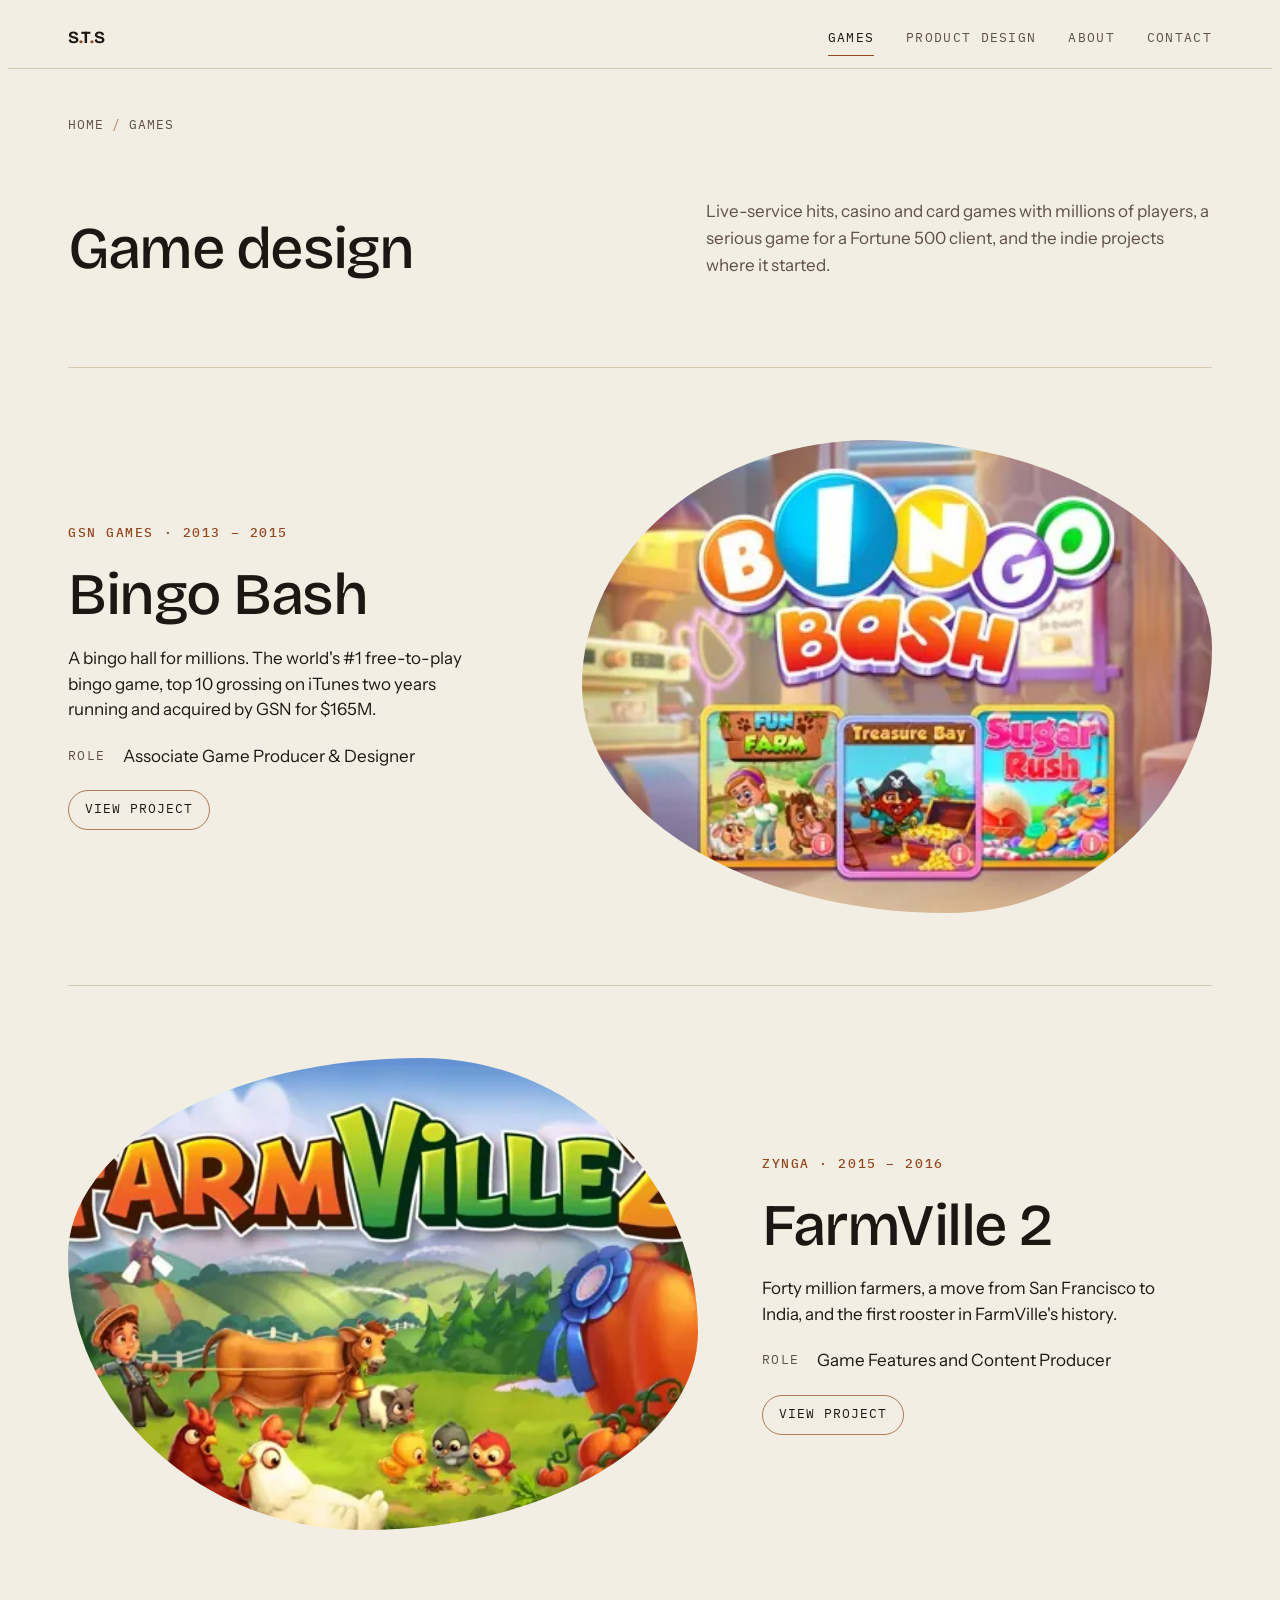
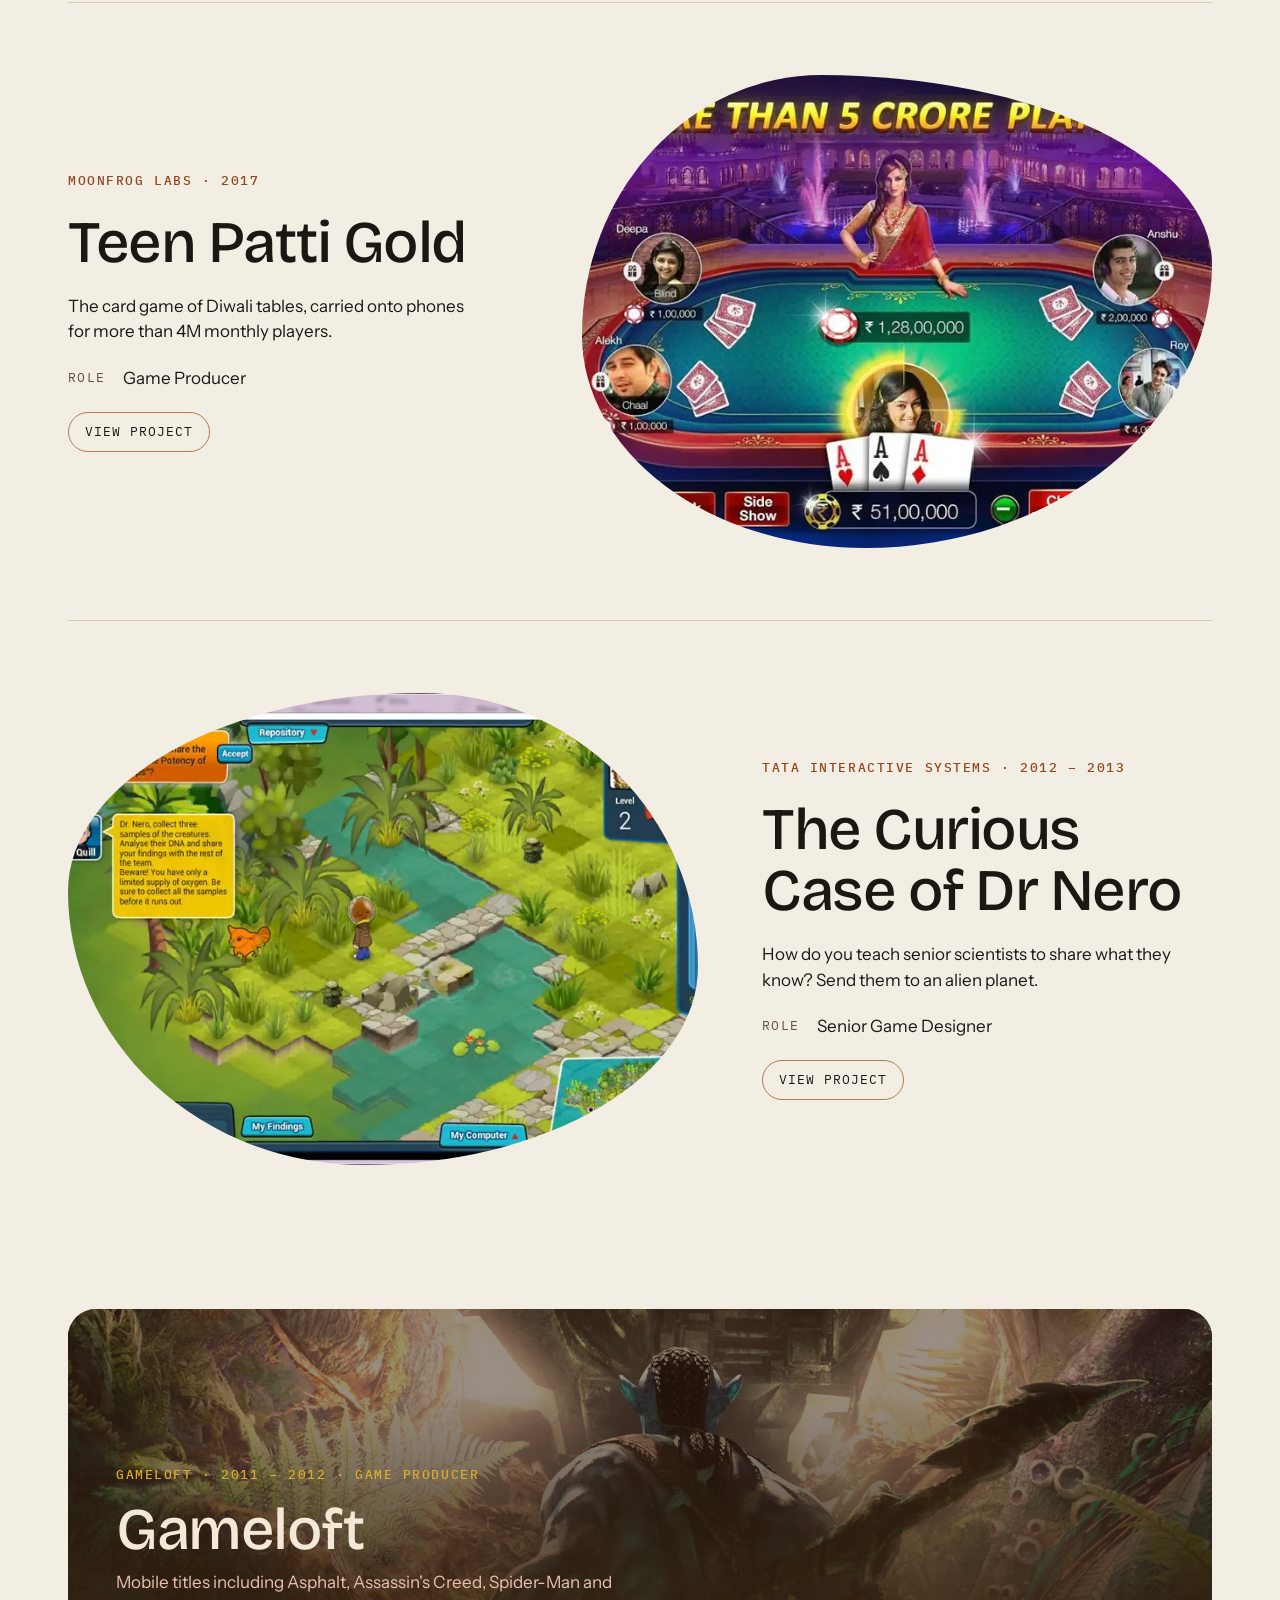
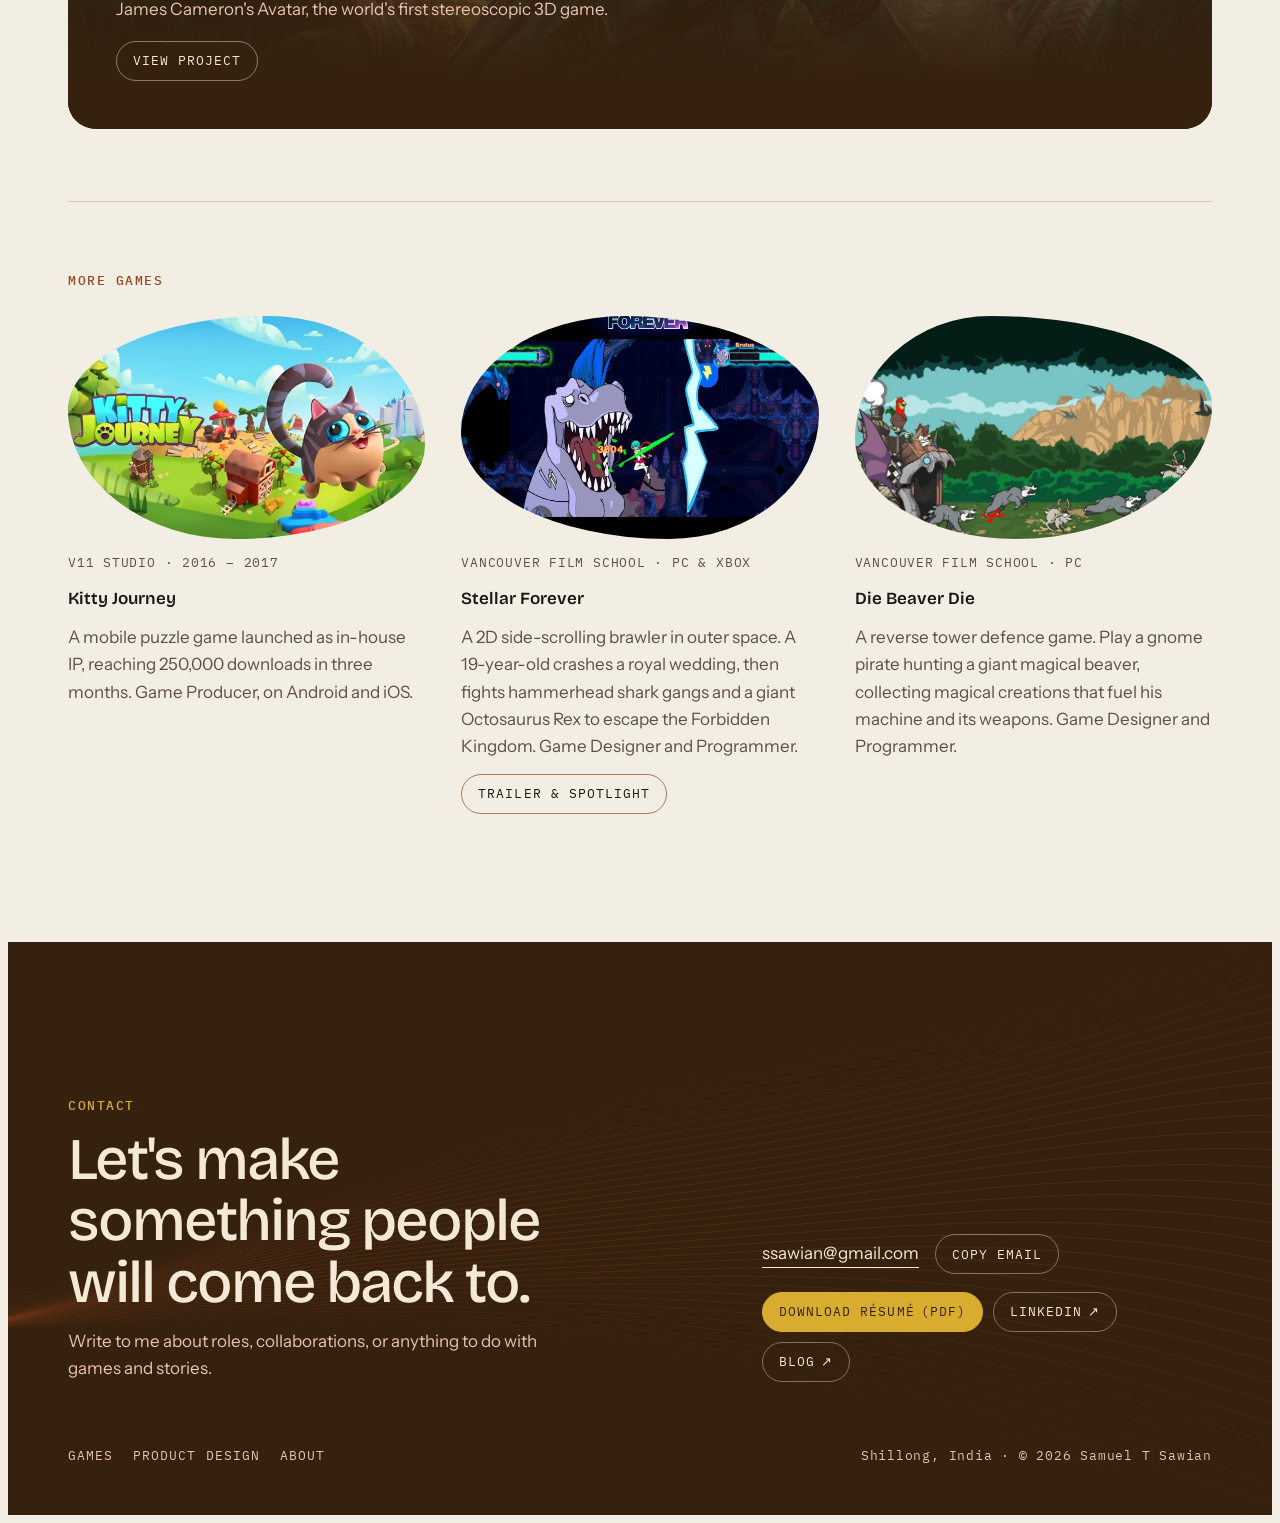
<file: games/index.html>
<!doctype html>
<html lang="en-IN">
<head>
<meta charset="utf-8">
<meta name="viewport" content="width=device-width, initial-scale=1, viewport-fit=cover">
<title>Game Design Portfolio | Samuel T Sawian</title>
<meta name="description" content="Games Samuel T Sawian has designed and produced: Bingo Bash, FarmVille 2, Teen Patti Gold, Dr Nero, Gameloft titles, Kitty Journey and more.">
<meta name="author" content="Samuel T Sawian">
<meta name="robots" content="index, follow, max-image-preview:large">
<link rel="canonical" href="https://degrimboy.github.io/portfolio/games/">
<meta name="theme-color" content="#f3eee3">
<meta name="color-scheme" content="light">
<link rel="icon" href="../favicon.ico" sizes="32x32">
<link rel="icon" href="../assets/favicon.svg" type="image/svg+xml">
<link rel="apple-touch-icon" href="../assets/apple-touch-icon.png">
<link rel="manifest" href="../site.webmanifest">
<link rel="preload" href="../assets/fonts/bricolage-grotesque-latin-wght-normal.woff2" as="font" type="font/woff2" crossorigin>
<link rel="preload" href="../assets/fonts/instrument-sans-latin-400-normal.woff2" as="font" type="font/woff2" crossorigin>
<link rel="stylesheet" href="../assets/site.css">
<link rel="stylesheet" href="../assets/theme-wallpaper.css">
<meta property="og:site_name" content="Samuel T Sawian">
<meta property="og:type" content="website">
<meta property="og:title" content="Game Design Portfolio | Samuel T Sawian">
<meta property="og:description" content="Games Samuel T Sawian has designed and produced: Bingo Bash, FarmVille 2, Teen Patti Gold, Dr Nero, Gameloft titles, Kitty Journey and more.">
<meta property="og:url" content="https://degrimboy.github.io/portfolio/games/">
<meta property="og:image" content="https://degrimboy.github.io/portfolio/assets/og/games.jpg">
<meta property="og:image:width" content="1200">
<meta property="og:image:height" content="630">
<meta property="og:image:alt" content="Game Design Portfolio | Samuel T Sawian">
<meta property="og:locale" content="en_IN">
<meta name="twitter:card" content="summary_large_image">
<meta name="twitter:title" content="Game Design Portfolio | Samuel T Sawian">
<meta name="twitter:description" content="Games Samuel T Sawian has designed and produced: Bingo Bash, FarmVille 2, Teen Patti Gold, Dr Nero, Gameloft titles, Kitty Journey and more.">
<meta name="twitter:image" content="https://degrimboy.github.io/portfolio/assets/og/games.jpg">
<script type="application/ld+json">{"@context": "https://schema.org", "@graph": [{"@type": "CollectionPage", "name": "Game Design Portfolio | Samuel T Sawian", "description": "Games Samuel T Sawian has designed and produced: Bingo Bash, FarmVille 2, Teen Patti Gold, Dr Nero, Gameloft titles, Kitty Journey and more.", "inLanguage": "en-IN", "url": "https://degrimboy.github.io/portfolio/games/", "isPartOf": {"@id": "https://degrimboy.github.io/portfolio/#website"}, "primaryImageOfPage": "https://degrimboy.github.io/portfolio/assets/og/games.jpg"}, {"@type": "BreadcrumbList", "itemListElement": [{"@type": "ListItem", "position": 1, "name": "Home", "item": "https://degrimboy.github.io/portfolio/"}, {"@type": "ListItem", "position": 2, "name": "Games", "item": "https://degrimboy.github.io/portfolio/games/"}]}]}</script>
<script src="../assets/site.js" defer></script>
</head>
<body>
<a class="skip" href="#main">Skip to content</a>
<header class="top">
  <div class="wrap">
    <a class="mark" href="../" aria-label="S.T.S, Samuel T Sawian, home">S<span>.</span>T<span>.</span>S</a>
    <div class="top-right">
      <nav class="nav" aria-label="Main"><a href="../games/" aria-current="page">Games</a><a href="../product/">Product design</a><a href="../about/">About</a><a href="#contact">Contact</a></nav>
      
    </div>
  </div>
</header>
<main id="main">
<nav class="crumbs wrap" aria-label="Breadcrumb"><ol><li><a href="../">Home</a></li><li aria-current="page">Games</li></ol></nav>
<section class="section" style="padding-top:clamp(28px,5vw,56px)">
    <div class="wrap">
      <div class="section-head">
        <h1>Game design</h1>
        <p>Live-service hits, casino and card games with millions of players, a serious game for a Fortune 500 client, and the indie projects where it started.</p>
      </div>
      <article class="project">
        <div class="p-text">
          <span class="label">GSN Games · 2013 – 2015</span>
          <h2 class="h3like"><a href="../games/bingo-bash/" style="text-decoration:none">Bingo Bash</a></h2>
          <p class="summary">A bingo hall for millions. The world's #1 free-to-play bingo game, top 10 grossing on iTunes two years running and acquired by GSN for $165M.</p>
          <dl class="facts"><dt>Role</dt><dd>Associate Game Producer &amp; Designer</dd></dl>
          <div class="actions"><a class="btn" href="../games/bingo-bash/" aria-label="View project: Bingo Bash">View project</a></div>
        </div>
        <div class="p-media"><a href="../games/bingo-bash/" tabindex="-1" aria-hidden="true"><div class="blob "><img src="../assets/img/bingo.webp" alt="Bingo Bash key art with themed bingo rooms" width="643" height="297" loading="lazy" decoding="async"></div></a></div>
      </article>
      <article class="project flip">
        <div class="p-text">
          <span class="label">Zynga · 2015 – 2016</span>
          <h2 class="h3like"><a href="../games/farmville-2/" style="text-decoration:none">FarmVille 2</a></h2>
          <p class="summary">Forty million farmers, a move from San Francisco to India, and the first rooster in FarmVille's history.</p>
          <dl class="facts"><dt>Role</dt><dd>Game Features and Content Producer</dd></dl>
          <div class="actions"><a class="btn" href="../games/farmville-2/" aria-label="View project: FarmVille 2">View project</a></div>
        </div>
        <div class="p-media"><a href="../games/farmville-2/" tabindex="-1" aria-hidden="true"><div class="blob b2"><img src="../assets/img/farmville.webp" srcset="../assets/img/farmville-800.webp 800w, ../assets/img/farmville.webp 1440w" sizes="(max-width: 900px) 100vw, 60vw" alt="FarmVille 2 key art: a farm scene with animals" width="1440" height="652" loading="lazy" decoding="async"></div></a></div>
      </article>
      <article class="project">
        <div class="p-text">
          <span class="label">Moonfrog Labs · 2017</span>
          <h2 class="h3like"><a href="../games/teen-patti-gold/" style="text-decoration:none">Teen Patti Gold</a></h2>
          <p class="summary">The card game of Diwali tables, carried onto phones for more than 4M monthly players.</p>
          <dl class="facts"><dt>Role</dt><dd>Game Producer</dd></dl>
          <div class="actions"><a class="btn" href="../games/teen-patti-gold/" aria-label="View project: Teen Patti Gold">View project</a></div>
        </div>
        <div class="p-media"><a href="../games/teen-patti-gold/" tabindex="-1" aria-hidden="true"><div class="blob b3"><img src="../assets/img/teenpatti.webp" srcset="../assets/img/teenpatti-800.webp 800w, ../assets/img/teenpatti.webp 916w" sizes="(max-width: 900px) 100vw, 60vw" alt="Teen Patti Gold table with players around a card game" width="916" height="618" loading="lazy" decoding="async"></div></a></div>
      </article>
      <article class="project flip">
        <div class="p-text">
          <span class="label">Tata Interactive Systems · 2012 – 2013</span>
          <h2 class="h3like"><a href="../games/dr-nero/" style="text-decoration:none">The Curious Case of Dr Nero</a></h2>
          <p class="summary">How do you teach senior scientists to share what they know? Send them to an alien planet.</p>
          <dl class="facts"><dt>Role</dt><dd>Senior Game Designer</dd></dl>
          <div class="actions"><a class="btn" href="../games/dr-nero/" aria-label="View project: The Curious Case of Dr Nero">View project</a></div>
        </div>
        <div class="p-media"><a href="../games/dr-nero/" tabindex="-1" aria-hidden="true"><div class="blob b2"><img src="../assets/img/nero-1.webp" srcset="../assets/img/nero-1-800.webp 800w, ../assets/img/nero-1.webp 1000w" sizes="(max-width: 900px) 100vw, 60vw" alt="Dr Nero gameplay: an isometric alien jungle" width="1000" height="697" loading="lazy" decoding="async"></div></a></div>
      </article>

      <a class="band" href="../games/gameloft/" style="text-decoration:none">
        <img src="../assets/img/avatar.webp" srcset="../assets/img/avatar-800.webp 800w, ../assets/img/avatar.webp 1600w" sizes="100vw" alt="" width="1600" height="900" loading="lazy" decoding="async">
        <div class="band-inner">
          <div>
            <span class="label">Gameloft · 2011 – 2012 · Game Producer</span>
            <h2 class="h3like" style="margin-top:12px">Gameloft</h2>
            <p class="muted" style="margin-top:8px;max-width:48ch">Mobile titles including Asphalt, Assassin's Creed, Spider-Man and James Cameron's Avatar, the world's first stereoscopic 3D game.</p>
            <span class="btn" style="margin-top:18px">View project</span>
          </div>
        </div>
      </a>

      <div class="more" style="margin-top:clamp(40px,6vw,72px)">
        <h2 class="label" style="margin-bottom:28px">More games</h2>
        <div class="cards">
          <article class="card">
            <div class="blob b2"><button type="button" class="zoom-btn" aria-label="Enlarge image: Kitty Journey key art: a cartoon cat beside a farmhouse"><img src="../assets/img/kitty.webp" srcset="../assets/img/kitty-800.webp 800w, ../assets/img/kitty.webp 960w" sizes="(max-width: 900px) 100vw, 33vw" alt="Kitty Journey key art: a cartoon cat beside a farmhouse" width="960" height="468" loading="lazy" decoding="async"><span class="zoom-hint" aria-hidden="true">⤢</span></button></div>
            <span class="meta">V11 Studio · 2016 – 2017</span>
            <h3>Kitty Journey</h3>
            <p>A mobile puzzle game launched as in-house IP, reaching 250,000 downloads in three months. Game Producer, on Android and iOS.</p>
          </article>
          <article class="card">
            <a href="../games/stellar-forever/" tabindex="-1" aria-hidden="true"><div class="blob"><img src="../assets/img/stellar.webp" alt="Stellar Forever: the heroine fights a giant Octosaurus Rex" width="700" height="525" loading="lazy" decoding="async"></div></a>
            <span class="meta">Vancouver Film School · PC &amp; Xbox</span>
            <h3><a href="../games/stellar-forever/" style="text-decoration:none">Stellar Forever</a></h3>
            <p>A 2D side-scrolling brawler in outer space. A 19-year-old crashes a royal wedding, then fights hammerhead shark gangs and a giant Octosaurus Rex to escape the Forbidden Kingdom. Game Designer and Programmer.</p>
            <div class="actions"><a class="btn" href="../games/stellar-forever/" aria-label="View project: Stellar Forever">Trailer &amp; spotlight</a></div>
          </article>
          <article class="card">
            <div class="blob b3"><button type="button" class="zoom-btn" aria-label="Enlarge image: Die Beaver Die: a gnome pirate&#x27;s machine rolls through a valley"><img src="../assets/img/beaver.webp" alt="Die Beaver Die: a gnome pirate&#x27;s machine rolls through a valley" width="800" height="488" loading="lazy" decoding="async"><span class="zoom-hint" aria-hidden="true">⤢</span></button></div>
            <span class="meta">Vancouver Film School · PC</span>
            <h3>Die Beaver Die</h3>
            <p>A reverse tower defence game. Play a gnome pirate hunting a giant magical beaver, collecting magical creations that fuel his machine and its weapons. Game Designer and Programmer.</p>
          </article>
        </div>
      </div>
    </div>
  </section>
</main>
<footer class="end" id="contact" aria-labelledby="contact-title">
  <canvas id="waves2" aria-hidden="true"></canvas>
  <div class="wrap foot">
    <div class="contact">
      <div>
        <p class="label">Contact</p>
        <h2 id="contact-title">Let's make something people will come back to.</h2>
        <p class="contact-note">Write to me about roles, collaborations, or anything to do with games and stories.</p>
      </div>
      <div class="contact-actions">
        <div class="email-row"><a class="email" href="mailto:ssawian@gmail.com">ssawian@gmail.com</a><button type="button" class="btn copy" data-copy="ssawian@gmail.com">Copy email</button></div>
        <div class="actions">
          <a class="btn solid" href="../assets/docs/SamuelTSawian_Resume.pdf" download>Download résumé <span class="hint">(PDF)</span></a>
          <a class="btn" href="https://www.linkedin.com/in/samuelsawian" target="_blank" rel="noopener">LinkedIn<span class="visually-hidden"> (opens in a new tab)</span><span aria-hidden="true"> ↗</span></a>
          <a class="btn" href="https://samuelsawian.substack.com/" target="_blank" rel="noopener">Blog<span class="visually-hidden"> (opens in a new tab)</span><span aria-hidden="true"> ↗</span></a>
        </div>
      </div>
    </div>
    <div class="row"><ul class="foot-links"><li><a href="../games/">Games</a></li><li><a href="../product/">Product design</a></li><li><a href="../about/">About</a></li></ul><span>Shillong, India · © 2026 Samuel T Sawian</span></div>
  </div>
</footer>

<dialog class="lb" id="lb" aria-label="Image viewer">
  <button type="button" id="lbClose">Close</button>
  <img id="lbImg" alt="">
  <p id="lbCap"></p>
</dialog>
</body>
</html>
</file>
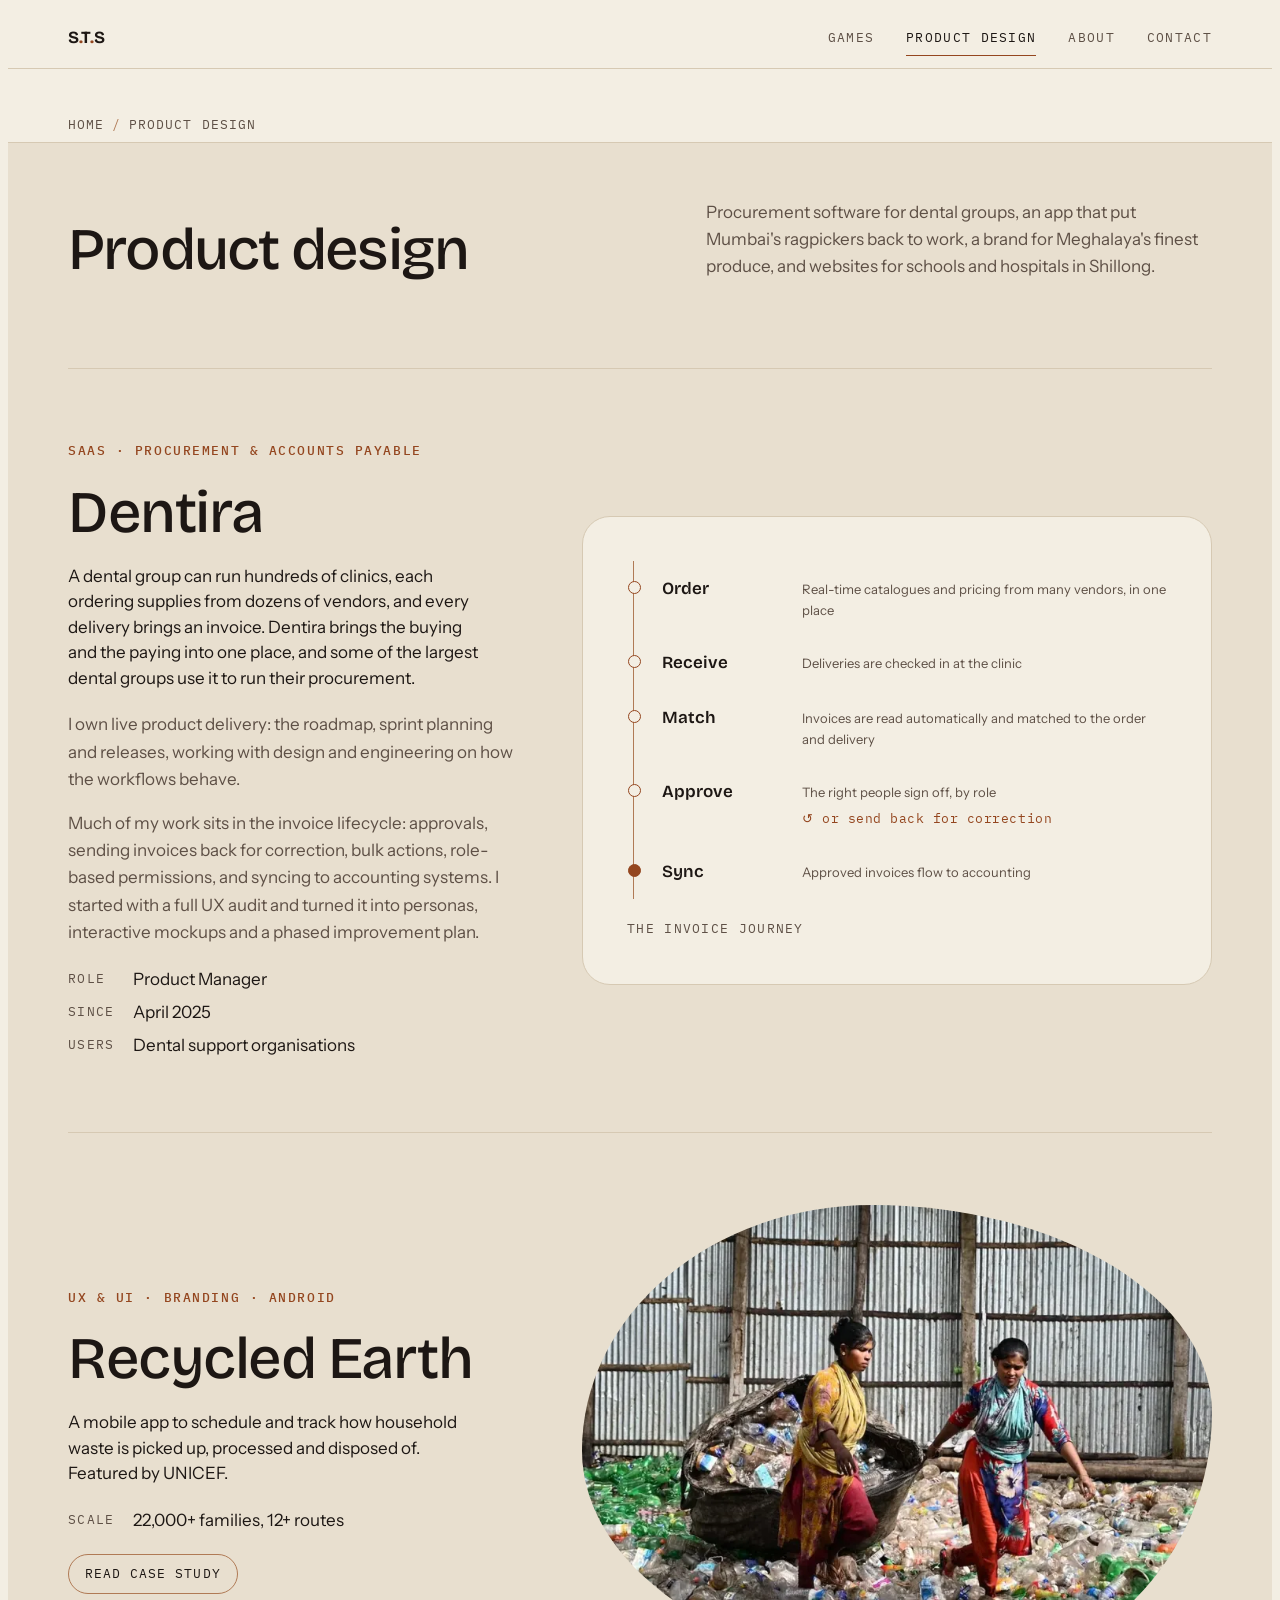
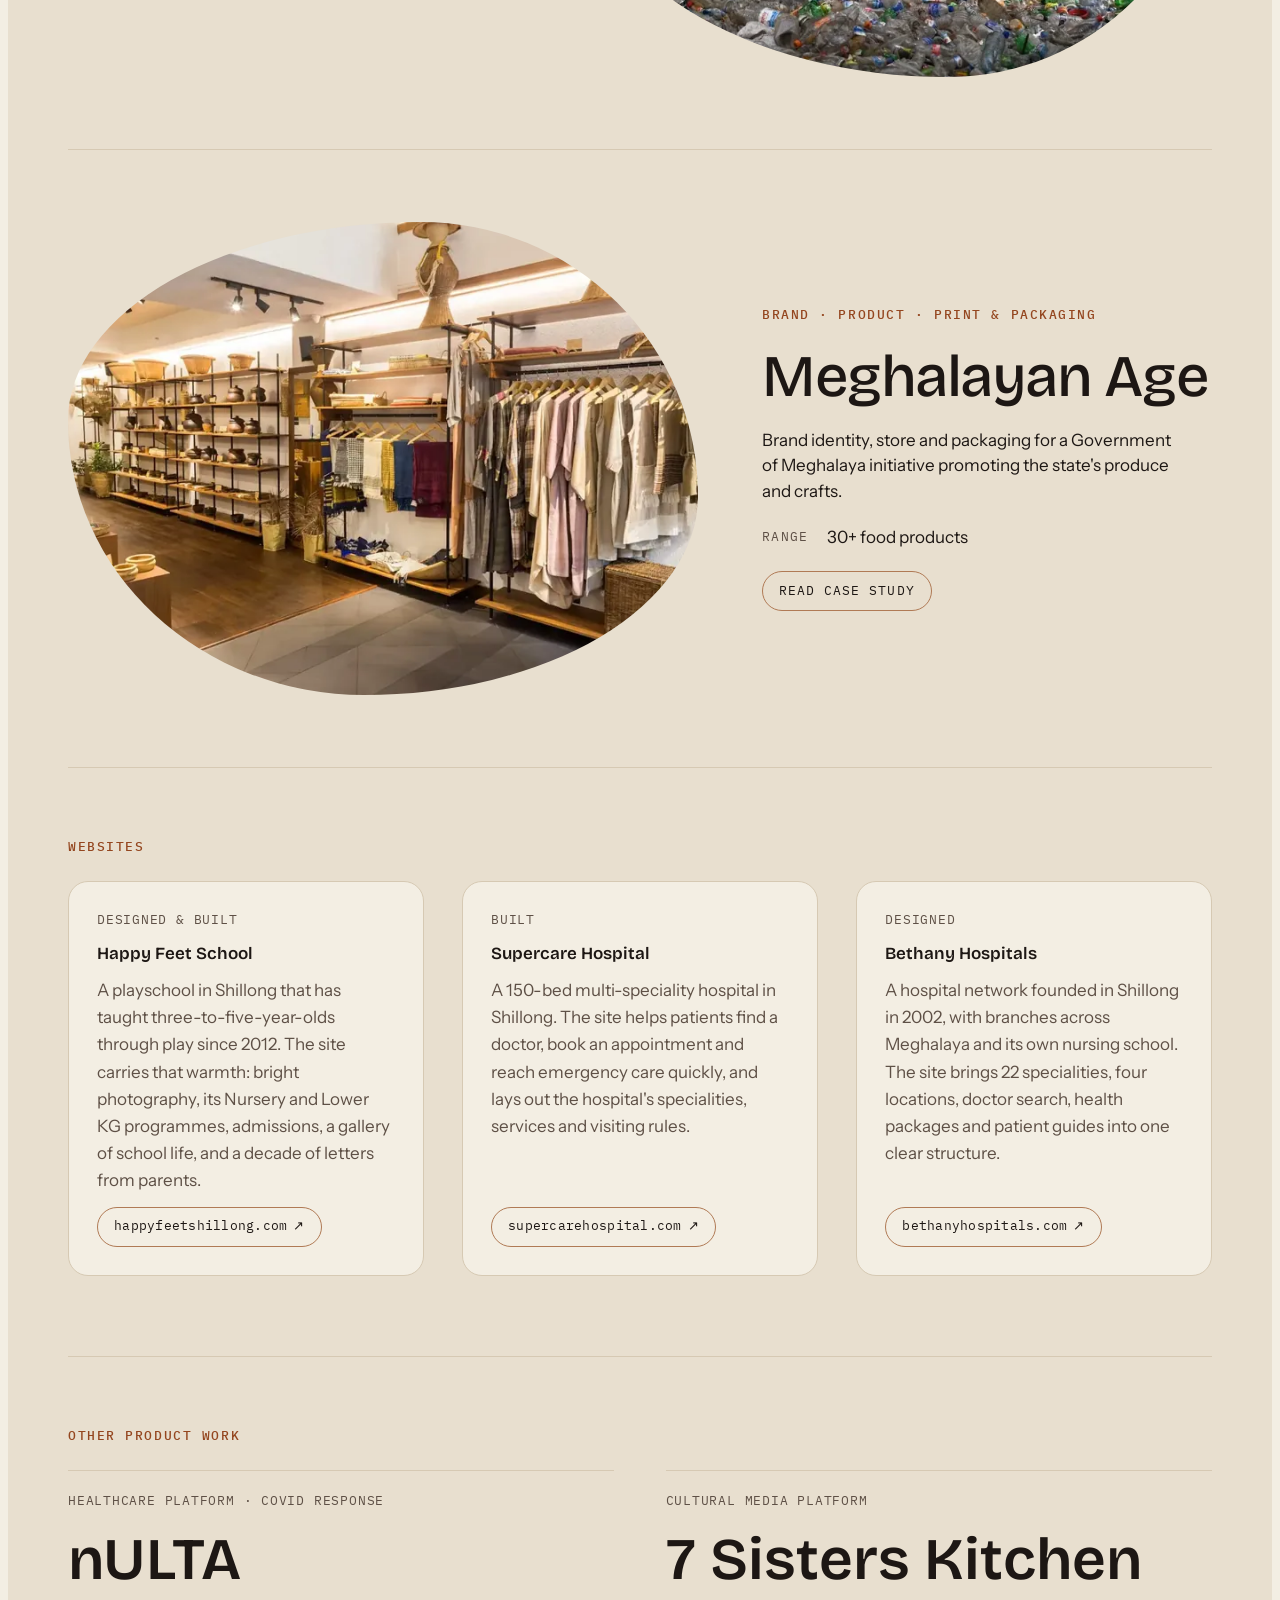
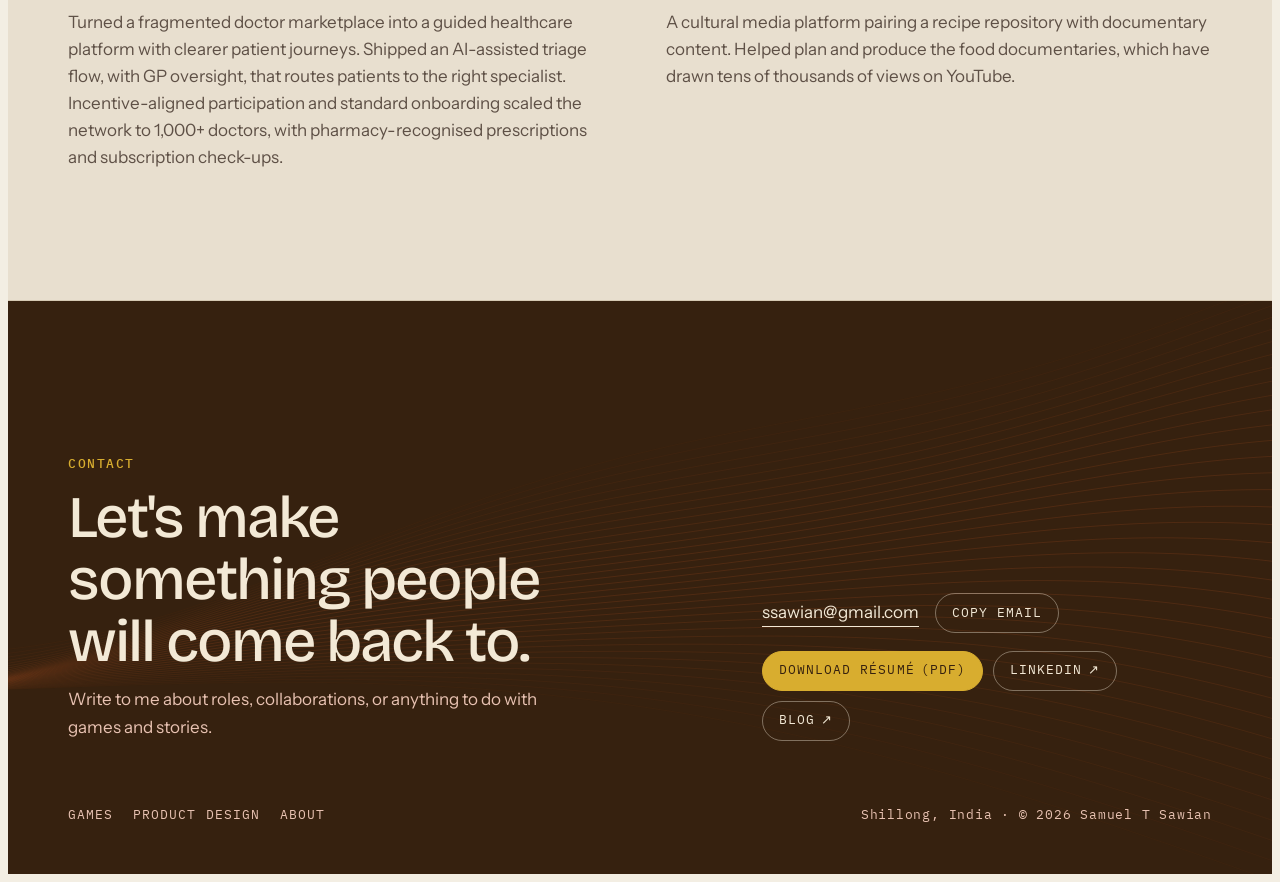
<file: product/index.html>
<!doctype html>
<html lang="en-IN">
<head>
<meta charset="utf-8">
<meta name="viewport" content="width=device-width, initial-scale=1, viewport-fit=cover">
<title>Product Design Portfolio | Samuel T Sawian</title>
<meta name="description" content="Product work by Samuel T Sawian: Dentira, Recycled Earth, Meghalayan Age, and websites for Happy Feet School, Supercare and Bethany Hospitals.">
<meta name="author" content="Samuel T Sawian">
<meta name="robots" content="index, follow, max-image-preview:large">
<link rel="canonical" href="https://degrimboy.github.io/portfolio/product/">
<meta name="theme-color" content="#f3eee3">
<meta name="color-scheme" content="light">
<link rel="icon" href="../favicon.ico" sizes="32x32">
<link rel="icon" href="../assets/favicon.svg" type="image/svg+xml">
<link rel="apple-touch-icon" href="../assets/apple-touch-icon.png">
<link rel="manifest" href="../site.webmanifest">
<link rel="preload" href="../assets/fonts/bricolage-grotesque-latin-wght-normal.woff2" as="font" type="font/woff2" crossorigin>
<link rel="preload" href="../assets/fonts/instrument-sans-latin-400-normal.woff2" as="font" type="font/woff2" crossorigin>
<link rel="stylesheet" href="../assets/site.css">
<link rel="stylesheet" href="../assets/theme-wallpaper.css">
<meta property="og:site_name" content="Samuel T Sawian">
<meta property="og:type" content="website">
<meta property="og:title" content="Product Design Portfolio | Samuel T Sawian">
<meta property="og:description" content="Product work by Samuel T Sawian: Dentira, Recycled Earth, Meghalayan Age, and websites for Happy Feet School, Supercare and Bethany Hospitals.">
<meta property="og:url" content="https://degrimboy.github.io/portfolio/product/">
<meta property="og:image" content="https://degrimboy.github.io/portfolio/assets/og/product.jpg">
<meta property="og:image:width" content="1200">
<meta property="og:image:height" content="630">
<meta property="og:image:alt" content="Product Design Portfolio | Samuel T Sawian">
<meta property="og:locale" content="en_IN">
<meta name="twitter:card" content="summary_large_image">
<meta name="twitter:title" content="Product Design Portfolio | Samuel T Sawian">
<meta name="twitter:description" content="Product work by Samuel T Sawian: Dentira, Recycled Earth, Meghalayan Age, and websites for Happy Feet School, Supercare and Bethany Hospitals.">
<meta name="twitter:image" content="https://degrimboy.github.io/portfolio/assets/og/product.jpg">
<script type="application/ld+json">{"@context": "https://schema.org", "@graph": [{"@type": "CollectionPage", "name": "Product Design Portfolio | Samuel T Sawian", "description": "Product work by Samuel T Sawian: Dentira, Recycled Earth, Meghalayan Age, and websites for Happy Feet School, Supercare and Bethany Hospitals.", "inLanguage": "en-IN", "url": "https://degrimboy.github.io/portfolio/product/", "isPartOf": {"@id": "https://degrimboy.github.io/portfolio/#website"}, "primaryImageOfPage": "https://degrimboy.github.io/portfolio/assets/og/product.jpg"}, {"@type": "BreadcrumbList", "itemListElement": [{"@type": "ListItem", "position": 1, "name": "Home", "item": "https://degrimboy.github.io/portfolio/"}, {"@type": "ListItem", "position": 2, "name": "Product design", "item": "https://degrimboy.github.io/portfolio/product/"}]}]}</script>
<script src="../assets/site.js" defer></script>
</head>
<body>
<a class="skip" href="#main">Skip to content</a>
<header class="top">
  <div class="wrap">
    <a class="mark" href="../" aria-label="S.T.S, Samuel T Sawian, home">S<span>.</span>T<span>.</span>S</a>
    <div class="top-right">
      <nav class="nav" aria-label="Main"><a href="../games/">Games</a><a href="../product/" aria-current="page">Product design</a><a href="../about/">About</a><a href="#contact">Contact</a></nav>
      
    </div>
  </div>
</header>
<main id="main">
<nav class="crumbs wrap" aria-label="Breadcrumb"><ol><li><a href="../">Home</a></li><li aria-current="page">Product design</li></ol></nav>
<section class="section product-zone" style="padding-top:clamp(28px,5vw,56px)">
    <div class="wrap">
      <div class="section-head">
        <h1>Product design</h1>
        <p>Procurement software for dental groups, an app that put Mumbai's ragpickers back to work, a brand for Meghalaya's finest produce, and websites for schools and hospitals in Shillong.</p>
      </div>
      <article class="project">
        <div class="p-text">
          <span class="label">SaaS · Procurement &amp; accounts payable</span>
          <h2 class="h3like">Dentira</h2>
          <p class="summary">A dental group can run hundreds of clinics, each ordering supplies from dozens of vendors, and every delivery brings an invoice. Dentira brings the buying and the paying into one place, and some of the largest dental groups use it to run their procurement.</p>
          <div class="prose">
            <p>I own live product delivery: the roadmap, sprint planning and releases, working with design and engineering on how the workflows behave.</p>
            <p>Much of my work sits in the invoice lifecycle: approvals, sending invoices back for correction, bulk actions, role-based permissions, and syncing to accounting systems. I started with a full UX audit and turned it into personas, interactive mockups and a phased improvement plan.</p>
          </div>
          <dl class="facts"><dt>Role</dt><dd>Product Manager</dd><dt>Since</dt><dd>April 2025</dd><dt>Users</dt><dd>Dental support organisations</dd></dl>
        </div>
        <div class="p-media">
          <figure class="flow" aria-label="The invoice journey in Dentira">
            <ol>
              <li><b>Order</b><span>Real-time catalogues and pricing from many vendors, in one place</span></li>
              <li><b>Receive</b><span>Deliveries are checked in at the clinic</span></li>
              <li><b>Match</b><span>Invoices are read automatically and matched to the order and delivery</span></li>
              <li class="loop"><b>Approve</b><span>The right people sign off, by role</span><em>or send back for correction</em></li>
              <li><b>Sync</b><span>Approved invoices flow to accounting</span></li>
            </ol>
            <figcaption>The invoice journey</figcaption>
          </figure>
        </div>
      </article>
      <article class="project">
        <div class="p-text">
          <span class="label">UX &amp; UI · Branding · Android</span>
          <h2 class="h3like"><a href="../product/recycled-earth/" style="text-decoration:none">Recycled Earth</a></h2>
          <p class="summary">A mobile app to schedule and track how household waste is picked up, processed and disposed of. Featured by UNICEF.</p>
          <dl class="facts"><dt>Scale</dt><dd>22,000+ families, 12+ routes</dd></dl>
          <div class="actions"><a class="btn" href="../product/recycled-earth/" aria-label="Read case study: Recycled Earth">Read case study</a></div>
        </div>
        <div class="p-media"><a href="../product/recycled-earth/" tabindex="-1" aria-hidden="true"><div class="blob"><img src="../assets/img/re-challenge.webp" srcset="../assets/img/re-challenge-800.webp 800w, ../assets/img/re-challenge.webp 1260w" sizes="(max-width: 900px) 100vw, 60vw" alt="Women sorting plastic waste in a recycling shed" width="1260" height="951" loading="lazy" decoding="async"></div></a></div>
      </article>
      <article class="project flip">
        <div class="p-text">
          <span class="label">Brand · Product · Print &amp; packaging</span>
          <h2 class="h3like"><a href="../product/meghalayan-age/" style="text-decoration:none">Meghalayan Age</a></h2>
          <p class="summary">Brand identity, store and packaging for a Government of Meghalaya initiative promoting the state's produce and crafts.</p>
          <dl class="facts"><dt>Range</dt><dd>30+ food products</dd></dl>
          <div class="actions"><a class="btn" href="../product/meghalayan-age/" aria-label="Read case study: Meghalayan Age">Read case study</a></div>
        </div>
        <div class="p-media"><a href="../product/meghalayan-age/" tabindex="-1" aria-hidden="true"><div class="blob b2"><img src="../assets/img/ma-store-1.webp" srcset="../assets/img/ma-store-1-800.webp 800w, ../assets/img/ma-store-1.webp 1296w" sizes="(max-width: 900px) 100vw, 60vw" alt="Meghalayan Age store interior with textiles and crafts" width="1296" height="864" loading="lazy" decoding="async"></div></a></div>
      </article>
      <section class="more" aria-labelledby="sites-title" style="margin-bottom:clamp(48px,7vw,80px)">
        <h2 id="sites-title" class="label" style="margin-bottom:28px">Websites</h2>
        <div class="sites">
          <article>
            <span class="meta">Designed &amp; built</span>
            <h3>Happy Feet School</h3>
            <p>A playschool in Shillong that has taught three-to-five-year-olds through play since 2012. The site carries that warmth: bright photography, its Nursery and Lower KG programmes, admissions, a gallery of school life, and a decade of letters from parents.</p>
            <a class="btn" href="https://happyfeetshillong.com/" target="_blank" rel="noopener">happyfeetshillong.com<span class="visually-hidden"> (opens in a new tab)</span><span aria-hidden="true">↗</span></a>
          </article>
          <article>
            <span class="meta">Built</span>
            <h3>Supercare Hospital</h3>
            <p>A 150-bed multi-speciality hospital in Shillong. The site helps patients find a doctor, book an appointment and reach emergency care quickly, and lays out the hospital's specialities, services and visiting rules.</p>
            <a class="btn" href="https://supercarehospital.com/" target="_blank" rel="noopener">supercarehospital.com<span class="visually-hidden"> (opens in a new tab)</span><span aria-hidden="true">↗</span></a>
          </article>
          <article>
            <span class="meta">Designed</span>
            <h3>Bethany Hospitals</h3>
            <p>A hospital network founded in Shillong in 2002, with branches across Meghalaya and its own nursing school. The site brings 22 specialities, four locations, doctor search, health packages and patient guides into one clear structure.</p>
            <a class="btn" href="https://bethanyhospitals.com/" target="_blank" rel="noopener">bethanyhospitals.com<span class="visually-hidden"> (opens in a new tab)</span><span aria-hidden="true">↗</span></a>
          </article>
        </div>
      </section>
      <div class="more">
        <h2 class="label" style="margin-bottom:28px">Other product work</h2>
        <div class="others">
          <article>
            <span class="meta">Healthcare platform · COVID response</span>
            <h3>nULTA</h3>
            <p>Turned a fragmented doctor marketplace into a guided healthcare platform with clearer patient journeys. Shipped an AI-assisted triage flow, with GP oversight, that routes patients to the right specialist. Incentive-aligned participation and standard onboarding scaled the network to 1,000+ doctors, with pharmacy-recognised prescriptions and subscription check-ups.</p>
          </article>
          <article>
            <span class="meta">Cultural media platform</span>
            <h3>7 Sisters Kitchen</h3>
            <p>A cultural media platform pairing a recipe repository with documentary content. Helped plan and produce the food documentaries, which have drawn tens of thousands of views on YouTube.</p>
          </article>
        </div>
      </div>
    </div>
  </section>
</main>
<footer class="end" id="contact" aria-labelledby="contact-title">
  <canvas id="waves2" aria-hidden="true"></canvas>
  <div class="wrap foot">
    <div class="contact">
      <div>
        <p class="label">Contact</p>
        <h2 id="contact-title">Let's make something people will come back to.</h2>
        <p class="contact-note">Write to me about roles, collaborations, or anything to do with games and stories.</p>
      </div>
      <div class="contact-actions">
        <div class="email-row"><a class="email" href="mailto:ssawian@gmail.com">ssawian@gmail.com</a><button type="button" class="btn copy" data-copy="ssawian@gmail.com">Copy email</button></div>
        <div class="actions">
          <a class="btn solid" href="../assets/docs/SamuelTSawian_Resume.pdf" download>Download résumé <span class="hint">(PDF)</span></a>
          <a class="btn" href="https://www.linkedin.com/in/samuelsawian" target="_blank" rel="noopener">LinkedIn<span class="visually-hidden"> (opens in a new tab)</span><span aria-hidden="true"> ↗</span></a>
          <a class="btn" href="https://samuelsawian.substack.com/" target="_blank" rel="noopener">Blog<span class="visually-hidden"> (opens in a new tab)</span><span aria-hidden="true"> ↗</span></a>
        </div>
      </div>
    </div>
    <div class="row"><ul class="foot-links"><li><a href="../games/">Games</a></li><li><a href="../product/">Product design</a></li><li><a href="../about/">About</a></li></ul><span>Shillong, India · © 2026 Samuel T Sawian</span></div>
  </div>
</footer>

<dialog class="lb" id="lb" aria-label="Image viewer">
  <button type="button" id="lbClose">Close</button>
  <img id="lbImg" alt="">
  <p id="lbCap"></p>
</dialog>
</body>
</html>
</file>
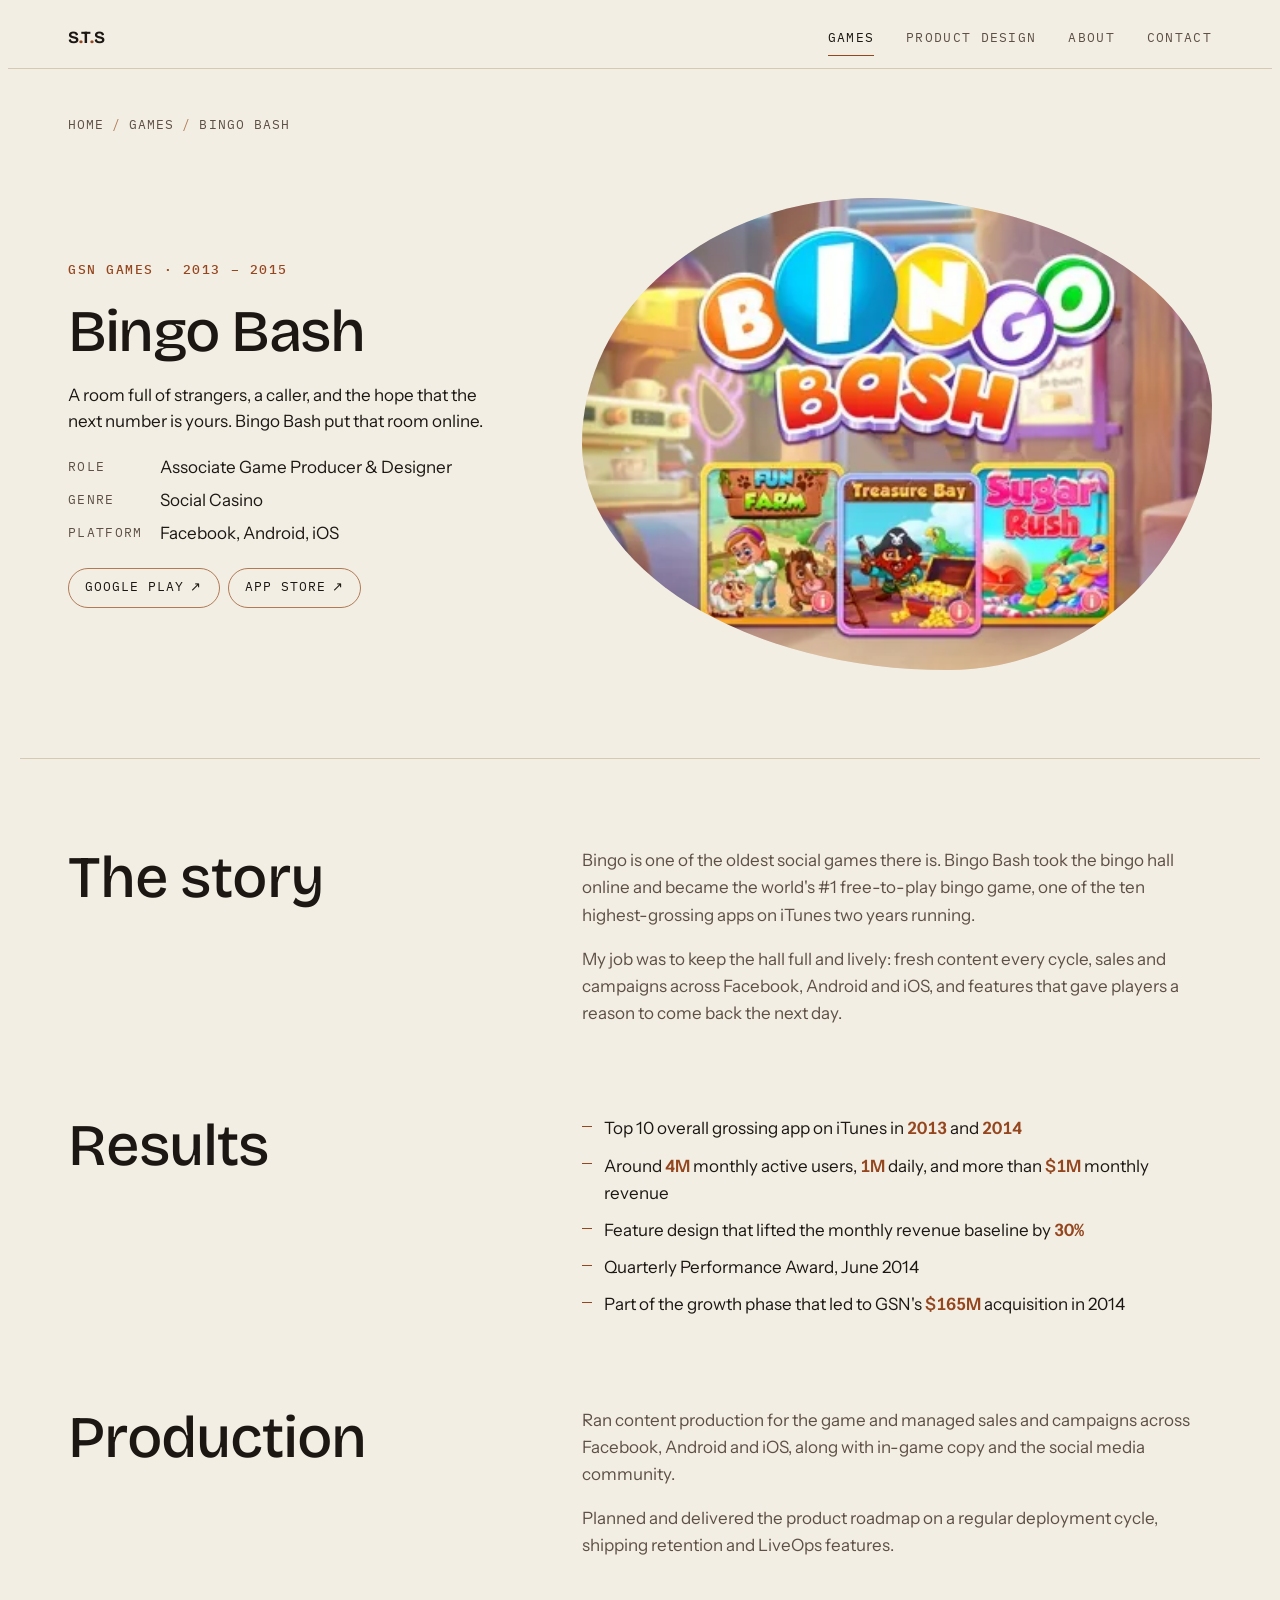
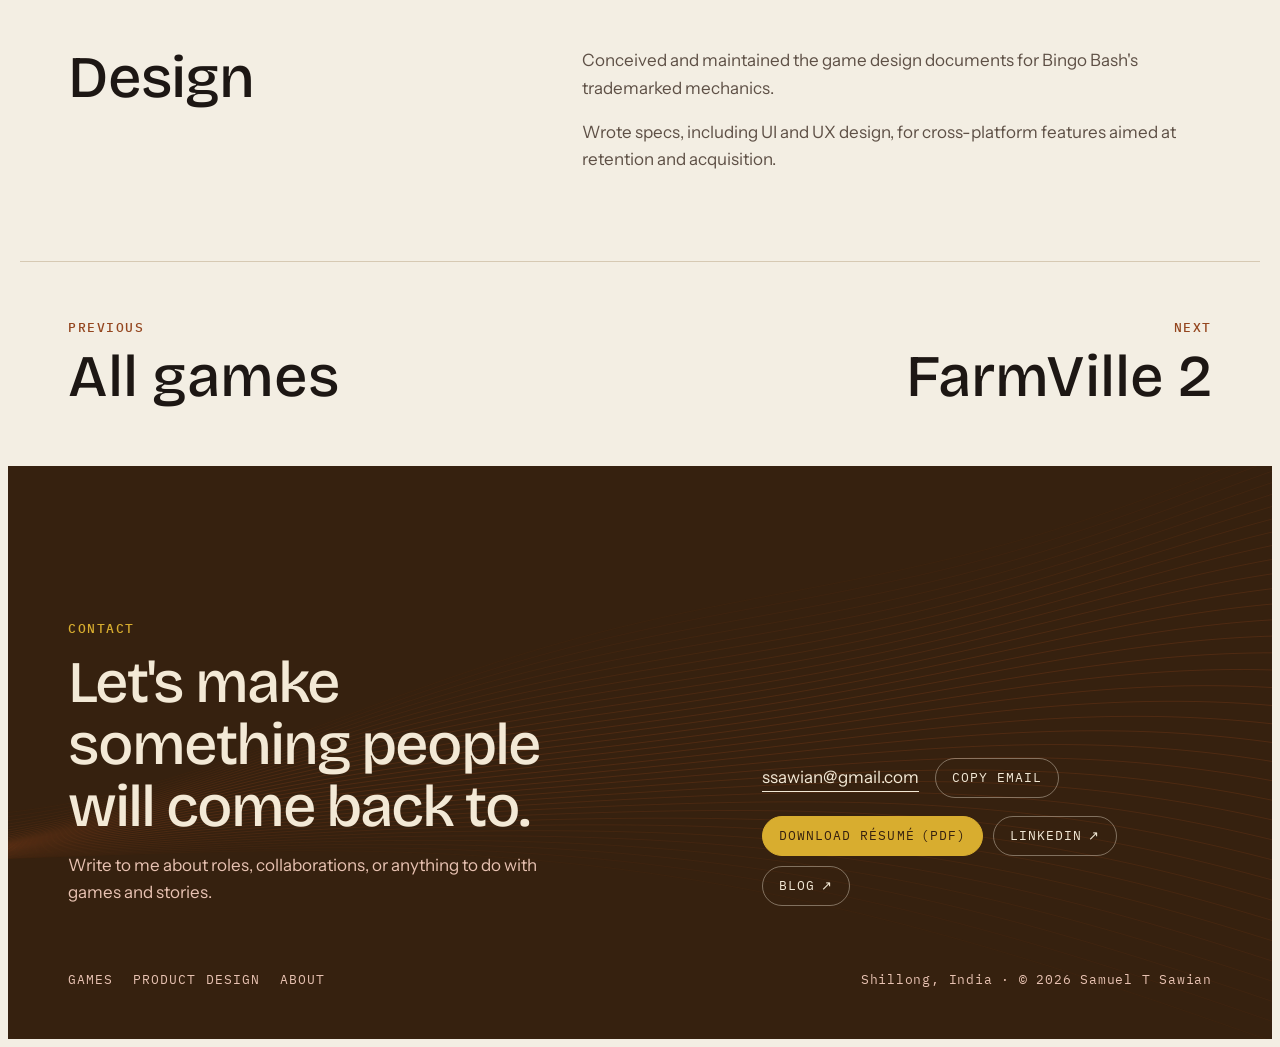
<file: games/bingo-bash/index.html>
<!doctype html>
<html lang="en-IN">
<head>
<meta charset="utf-8">
<meta name="viewport" content="width=device-width, initial-scale=1, viewport-fit=cover">
<title>Bingo Bash | Producer Case Study | Samuel T Sawian</title>
<meta name="description" content="How Samuel T Sawian produced and designed features for Bingo Bash, the #1 free-to-play bingo game, through its growth to a $165M acquisition.">
<meta name="author" content="Samuel T Sawian">
<meta name="robots" content="index, follow, max-image-preview:large">
<link rel="canonical" href="https://degrimboy.github.io/portfolio/games/bingo-bash/">
<meta name="theme-color" content="#f3eee3">
<meta name="color-scheme" content="light">
<link rel="icon" href="../../favicon.ico" sizes="32x32">
<link rel="icon" href="../../assets/favicon.svg" type="image/svg+xml">
<link rel="apple-touch-icon" href="../../assets/apple-touch-icon.png">
<link rel="manifest" href="../../site.webmanifest">
<link rel="preload" href="../../assets/fonts/bricolage-grotesque-latin-wght-normal.woff2" as="font" type="font/woff2" crossorigin>
<link rel="preload" href="../../assets/fonts/instrument-sans-latin-400-normal.woff2" as="font" type="font/woff2" crossorigin>
<link rel="stylesheet" href="../../assets/site.css">
<link rel="stylesheet" href="../../assets/theme-wallpaper.css">
<meta property="og:site_name" content="Samuel T Sawian">
<meta property="og:type" content="article">
<meta property="og:title" content="Bingo Bash | Producer Case Study | Samuel T Sawian">
<meta property="og:description" content="How Samuel T Sawian produced and designed features for Bingo Bash, the #1 free-to-play bingo game, through its growth to a $165M acquisition.">
<meta property="og:url" content="https://degrimboy.github.io/portfolio/games/bingo-bash/">
<meta property="og:image" content="https://degrimboy.github.io/portfolio/assets/og/bingo-bash.jpg">
<meta property="og:image:width" content="1200">
<meta property="og:image:height" content="630">
<meta property="og:image:alt" content="Bingo Bash | Producer Case Study | Samuel T Sawian">
<meta property="og:locale" content="en_IN">
<meta name="twitter:card" content="summary_large_image">
<meta name="twitter:title" content="Bingo Bash | Producer Case Study | Samuel T Sawian">
<meta name="twitter:description" content="How Samuel T Sawian produced and designed features for Bingo Bash, the #1 free-to-play bingo game, through its growth to a $165M acquisition.">
<meta name="twitter:image" content="https://degrimboy.github.io/portfolio/assets/og/bingo-bash.jpg">
<script type="application/ld+json">{"@context": "https://schema.org", "@graph": [{"@type": "WebPage", "name": "Bingo Bash | Producer Case Study | Samuel T Sawian", "description": "How Samuel T Sawian produced and designed features for Bingo Bash, the #1 free-to-play bingo game, through its growth to a $165M acquisition.", "inLanguage": "en-IN", "url": "https://degrimboy.github.io/portfolio/games/bingo-bash/", "isPartOf": {"@id": "https://degrimboy.github.io/portfolio/#website"}, "primaryImageOfPage": "https://degrimboy.github.io/portfolio/assets/og/bingo-bash.jpg", "about": {"@type": "VideoGame", "name": "Bingo Bash", "genre": "Social casino", "gamePlatform": ["Facebook", "Android", "iOS"], "description": "The world's #1 free-to-play bingo game.", "sameAs": ["https://play.google.com/store/apps/details?id=air.com.bitrhymes.bingo", "https://apps.apple.com/us/app/bingo-bash-live-bingo-games/id509098112"]}}, {"@type": "BreadcrumbList", "itemListElement": [{"@type": "ListItem", "position": 1, "name": "Home", "item": "https://degrimboy.github.io/portfolio/"}, {"@type": "ListItem", "position": 2, "name": "Games", "item": "https://degrimboy.github.io/portfolio/games/"}, {"@type": "ListItem", "position": 3, "name": "Bingo Bash", "item": "https://degrimboy.github.io/portfolio/games/bingo-bash/"}]}]}</script>
<script src="../../assets/site.js" defer></script>
</head>
<body>
<a class="skip" href="#main">Skip to content</a>
<header class="top">
  <div class="wrap">
    <a class="mark" href="../../" aria-label="S.T.S, Samuel T Sawian, home">S<span>.</span>T<span>.</span>S</a>
    <div class="top-right">
      <nav class="nav" aria-label="Main"><a href="../../games/" aria-current="page">Games</a><a href="../../product/">Product design</a><a href="../../about/">About</a><a href="#contact">Contact</a></nav>
      
    </div>
  </div>
</header>
<main id="main">
<nav class="crumbs wrap" aria-label="Breadcrumb"><ol><li><a href="../../">Home</a></li><li><a href="../../games/">Games</a></li><li aria-current="page">Bingo Bash</li></ol></nav>
<header class="page-head wrap">
    <div class="p-text">
      <span class="label">GSN Games · 2013 – 2015</span>
      <h1>Bingo Bash</h1>
      <p class="summary">A room full of strangers, a caller, and the hope that the next number is yours. Bingo Bash put that room online.</p>
      <dl class="facts"><dt>Role</dt><dd>Associate Game Producer &amp; Designer</dd><dt>Genre</dt><dd>Social Casino</dd><dt>Platform</dt><dd>Facebook, Android, iOS</dd></dl>
      <div class="play" aria-label="Where to play"><a href="https://play.google.com/store/apps/details?id=air.com.bitrhymes.bingo" target="_blank" rel="noopener">Google Play<span class="visually-hidden"> (opens in a new tab)</span><span aria-hidden="true">↗</span></a><a href="https://apps.apple.com/us/app/bingo-bash-live-bingo-games/id509098112" target="_blank" rel="noopener">App Store<span class="visually-hidden"> (opens in a new tab)</span><span aria-hidden="true">↗</span></a></div>
    </div>
    <div class="p-media"><div class="blob "><button type="button" class="zoom-btn" aria-label="Enlarge image: Bingo Bash key art with themed bingo rooms"><img src="../../assets/img/bingo.webp" alt="Bingo Bash key art with themed bingo rooms" width="643" height="297" fetchpriority="high"><span class="zoom-hint" aria-hidden="true">⤢</span></button></div></div>
  </header>
  <div class="wrap page-body">
    <section class="cols">
      <h2>The story</h2>
      <div class="prose"><p>Bingo is one of the oldest social games there is. Bingo Bash took the bingo hall online and became the world's #1 free-to-play bingo game, one of the ten highest-grossing apps on iTunes two years running.</p><p>My job was to keep the hall full and lively: fresh content every cycle, sales and campaigns across Facebook, Android and iOS, and features that gave players a reason to come back the next day.</p></div>
    </section>
    <section class="cols">
      <h2>Results</h2>
      <ul class="highlights"><li>Top 10 overall grossing app on iTunes in <strong>2013</strong> and <strong>2014</strong></li><li>Around <strong>4M</strong> monthly active users, <strong>1M</strong> daily, and more than <strong>$1M</strong> monthly revenue</li><li>Feature design that lifted the monthly revenue baseline by <strong>30%</strong></li><li>Quarterly Performance Award, June 2014</li><li>Part of the growth phase that led to GSN's <strong>$165M</strong> acquisition in 2014</li></ul>
    </section>
    <section class="cols">
      <h2>Production</h2>
      <div class="prose"><p>Ran content production for the game and managed sales and campaigns across Facebook, Android and iOS, along with in-game copy and the social media community.</p><p>Planned and delivered the product roadmap on a regular deployment cycle, shipping retention and LiveOps features.</p></div>
    </section>
    <section class="cols">
      <h2>Design</h2>
      <div class="prose"><p>Conceived and maintained the game design documents for Bingo Bash's trademarked mechanics.</p><p>Wrote specs, including UI and UX design, for cross-platform features aimed at retention and acquisition.</p></div>
    </section>
  </div>
  <nav class="next wrap" aria-label="More projects">
  <a href="../../games/"><span class="label">Previous</span><b>All games</b></a>
  <a href="../../games/farmville-2/"><span class="label">Next</span><b>FarmVille 2</b></a>
</nav>
</main>
<footer class="end" id="contact" aria-labelledby="contact-title">
  <canvas id="waves2" aria-hidden="true"></canvas>
  <div class="wrap foot">
    <div class="contact">
      <div>
        <p class="label">Contact</p>
        <h2 id="contact-title">Let's make something people will come back to.</h2>
        <p class="contact-note">Write to me about roles, collaborations, or anything to do with games and stories.</p>
      </div>
      <div class="contact-actions">
        <div class="email-row"><a class="email" href="mailto:ssawian@gmail.com">ssawian@gmail.com</a><button type="button" class="btn copy" data-copy="ssawian@gmail.com">Copy email</button></div>
        <div class="actions">
          <a class="btn solid" href="../../assets/docs/SamuelTSawian_Resume.pdf" download>Download résumé <span class="hint">(PDF)</span></a>
          <a class="btn" href="https://www.linkedin.com/in/samuelsawian" target="_blank" rel="noopener">LinkedIn<span class="visually-hidden"> (opens in a new tab)</span><span aria-hidden="true"> ↗</span></a>
          <a class="btn" href="https://samuelsawian.substack.com/" target="_blank" rel="noopener">Blog<span class="visually-hidden"> (opens in a new tab)</span><span aria-hidden="true"> ↗</span></a>
        </div>
      </div>
    </div>
    <div class="row"><ul class="foot-links"><li><a href="../../games/">Games</a></li><li><a href="../../product/">Product design</a></li><li><a href="../../about/">About</a></li></ul><span>Shillong, India · © 2026 Samuel T Sawian</span></div>
  </div>
</footer>

<dialog class="lb" id="lb" aria-label="Image viewer">
  <button type="button" id="lbClose">Close</button>
  <img id="lbImg" alt="">
  <p id="lbCap"></p>
</dialog>
</body>
</html>
</file>
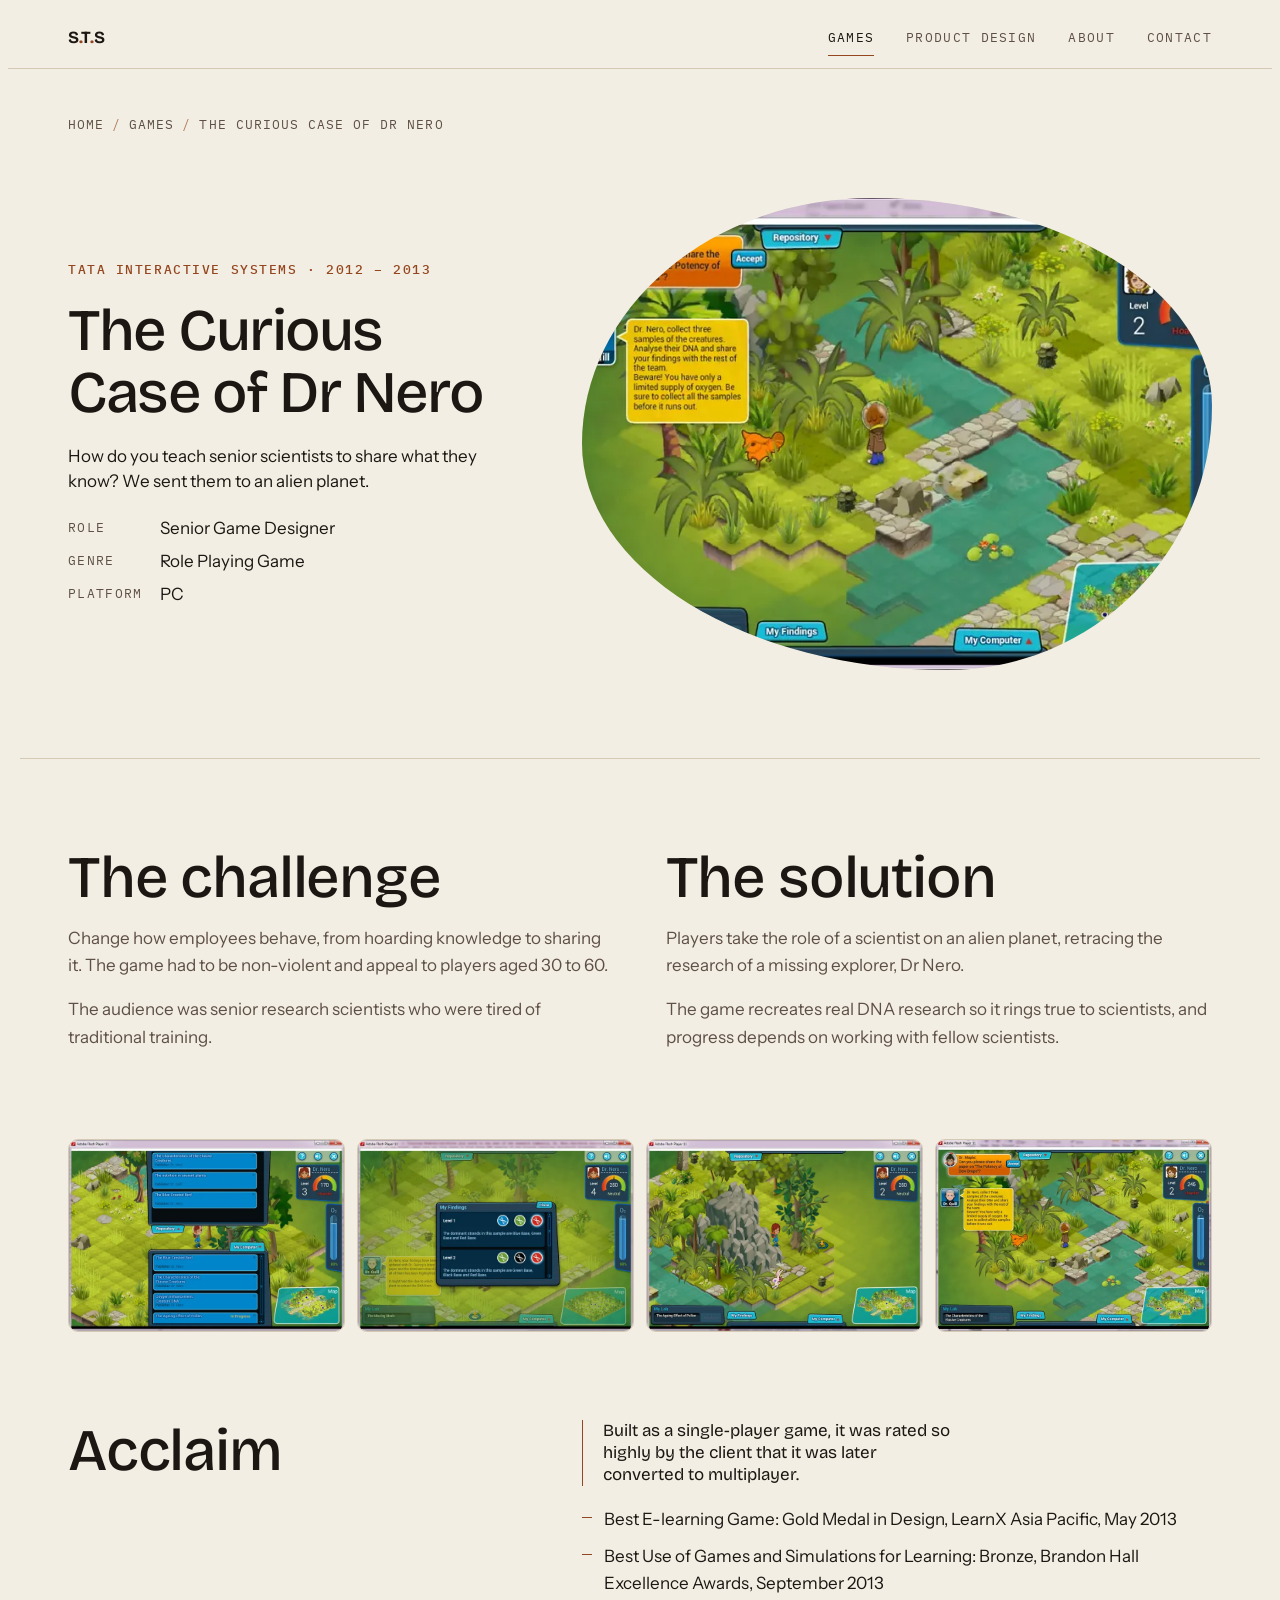
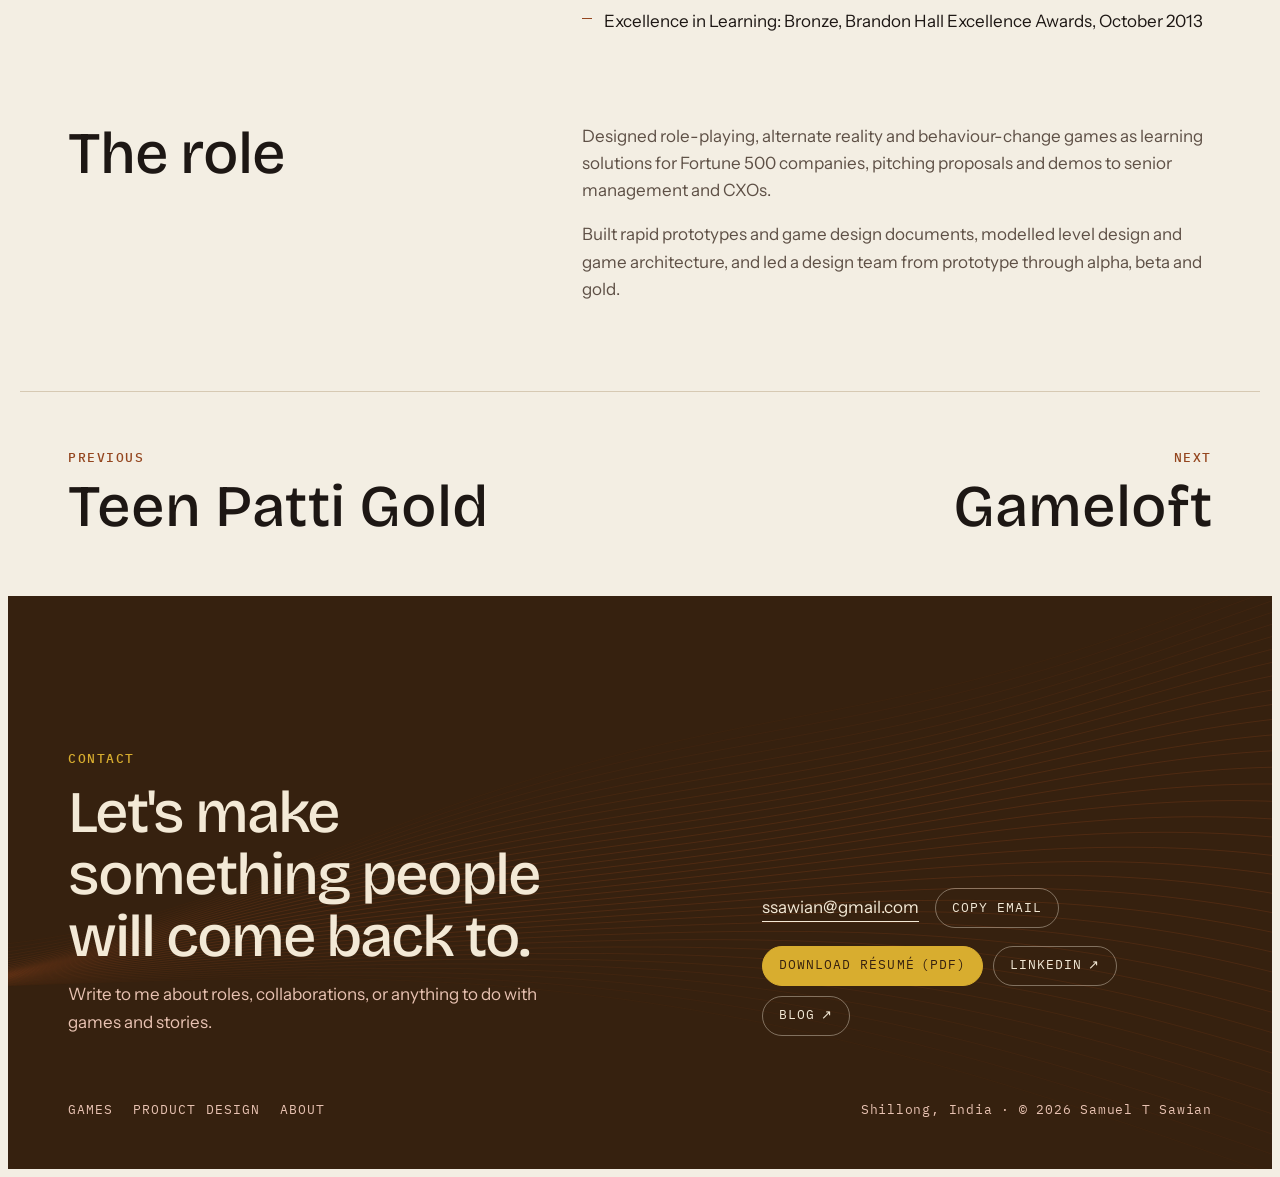
<file: games/dr-nero/index.html>
<!doctype html>
<html lang="en-IN">
<head>
<meta charset="utf-8">
<meta name="viewport" content="width=device-width, initial-scale=1, viewport-fit=cover">
<title>Dr Nero | Serious Game Case Study | Samuel T Sawian</title>
<meta name="description" content="A non-violent RPG that teaches research scientists to collaborate, designed by Samuel T Sawian for a Fortune 500 company. Gold Medal, LearnX Asia Pacific 2013.">
<meta name="author" content="Samuel T Sawian">
<meta name="robots" content="index, follow, max-image-preview:large">
<link rel="canonical" href="https://degrimboy.github.io/portfolio/games/dr-nero/">
<meta name="theme-color" content="#f3eee3">
<meta name="color-scheme" content="light">
<link rel="icon" href="../../favicon.ico" sizes="32x32">
<link rel="icon" href="../../assets/favicon.svg" type="image/svg+xml">
<link rel="apple-touch-icon" href="../../assets/apple-touch-icon.png">
<link rel="manifest" href="../../site.webmanifest">
<link rel="preload" href="../../assets/fonts/bricolage-grotesque-latin-wght-normal.woff2" as="font" type="font/woff2" crossorigin>
<link rel="preload" href="../../assets/fonts/instrument-sans-latin-400-normal.woff2" as="font" type="font/woff2" crossorigin>
<link rel="stylesheet" href="../../assets/site.css">
<link rel="stylesheet" href="../../assets/theme-wallpaper.css">
<meta property="og:site_name" content="Samuel T Sawian">
<meta property="og:type" content="article">
<meta property="og:title" content="Dr Nero | Serious Game Case Study | Samuel T Sawian">
<meta property="og:description" content="A non-violent RPG that teaches research scientists to collaborate, designed by Samuel T Sawian for a Fortune 500 company. Gold Medal, LearnX Asia Pacific 2013.">
<meta property="og:url" content="https://degrimboy.github.io/portfolio/games/dr-nero/">
<meta property="og:image" content="https://degrimboy.github.io/portfolio/assets/og/dr-nero.jpg">
<meta property="og:image:width" content="1200">
<meta property="og:image:height" content="630">
<meta property="og:image:alt" content="Dr Nero | Serious Game Case Study | Samuel T Sawian">
<meta property="og:locale" content="en_IN">
<meta name="twitter:card" content="summary_large_image">
<meta name="twitter:title" content="Dr Nero | Serious Game Case Study | Samuel T Sawian">
<meta name="twitter:description" content="A non-violent RPG that teaches research scientists to collaborate, designed by Samuel T Sawian for a Fortune 500 company. Gold Medal, LearnX Asia Pacific 2013.">
<meta name="twitter:image" content="https://degrimboy.github.io/portfolio/assets/og/dr-nero.jpg">
<script type="application/ld+json">{"@context": "https://schema.org", "@graph": [{"@type": "WebPage", "name": "Dr Nero | Serious Game Case Study | Samuel T Sawian", "description": "A non-violent RPG that teaches research scientists to collaborate, designed by Samuel T Sawian for a Fortune 500 company. Gold Medal, LearnX Asia Pacific 2013.", "inLanguage": "en-IN", "url": "https://degrimboy.github.io/portfolio/games/dr-nero/", "isPartOf": {"@id": "https://degrimboy.github.io/portfolio/#website"}, "primaryImageOfPage": "https://degrimboy.github.io/portfolio/assets/og/dr-nero.jpg", "about": {"@type": "VideoGame", "name": "The Curious Case of Dr Nero", "genre": "Role-playing game", "gamePlatform": ["PC"], "description": "An action-adventure RPG designed to promote collaboration among research scientists."}}, {"@type": "BreadcrumbList", "itemListElement": [{"@type": "ListItem", "position": 1, "name": "Home", "item": "https://degrimboy.github.io/portfolio/"}, {"@type": "ListItem", "position": 2, "name": "Games", "item": "https://degrimboy.github.io/portfolio/games/"}, {"@type": "ListItem", "position": 3, "name": "The Curious Case of Dr Nero", "item": "https://degrimboy.github.io/portfolio/games/dr-nero/"}]}]}</script>
<script src="../../assets/site.js" defer></script>
</head>
<body>
<a class="skip" href="#main">Skip to content</a>
<header class="top">
  <div class="wrap">
    <a class="mark" href="../../" aria-label="S.T.S, Samuel T Sawian, home">S<span>.</span>T<span>.</span>S</a>
    <div class="top-right">
      <nav class="nav" aria-label="Main"><a href="../../games/" aria-current="page">Games</a><a href="../../product/">Product design</a><a href="../../about/">About</a><a href="#contact">Contact</a></nav>
      
    </div>
  </div>
</header>
<main id="main">
<nav class="crumbs wrap" aria-label="Breadcrumb"><ol><li><a href="../../">Home</a></li><li><a href="../../games/">Games</a></li><li aria-current="page">The Curious Case of Dr Nero</li></ol></nav>
<header class="page-head wrap">
    <div class="p-text">
      <span class="label">Tata Interactive Systems · 2012 – 2013</span>
      <h1>The Curious Case of Dr Nero</h1>
      <p class="summary">How do you teach senior scientists to share what they know? We sent them to an alien planet.</p>
      <dl class="facts"><dt>Role</dt><dd>Senior Game Designer</dd><dt>Genre</dt><dd>Role Playing Game</dd><dt>Platform</dt><dd>PC</dd></dl>
      
    </div>
    <div class="p-media"><div class="blob "><button type="button" class="zoom-btn" aria-label="Enlarge image: Dr Nero gameplay: an isometric alien jungle with a mission dialogue"><img src="../../assets/img/nero-1.webp" srcset="../../assets/img/nero-1-800.webp 800w, ../../assets/img/nero-1.webp 1000w" sizes="(max-width: 900px) 100vw, 60vw" alt="Dr Nero gameplay: an isometric alien jungle with a mission dialogue" width="1000" height="697" fetchpriority="high"><span class="zoom-hint" aria-hidden="true">⤢</span></button></div></div>
  </header>
  <div class="wrap page-body">
    <section class="two">
      <div class="block">
        <h2>The challenge</h2>
        <div class="prose"><p>Change how employees behave, from hoarding knowledge to sharing it. The game had to be non-violent and appeal to players aged 30 to 60.</p><p>The audience was senior research scientists who were tired of traditional training.</p></div>
      </div>
      <div class="block">
        <h2>The solution</h2>
        <div class="prose"><p>Players take the role of a scientist on an alien planet, retracing the research of a missing explorer, Dr Nero.</p><p>The game recreates real DNA research so it rings true to scientists, and progress depends on working with fellow scientists.</p></div>
      </div>
    </section>
    <section class="block" aria-label="Screenshots">
      <div class="shots">
        <button type="button" class="zoom-btn" aria-label="Enlarge image: Dr Nero: mission screen over the jungle map"><img src="../../assets/img/nero-2.webp" alt="Dr Nero: mission screen over the jungle map" width="712" height="496" loading="lazy" decoding="async"><span class="zoom-hint" aria-hidden="true">⤢</span></button>
        <button type="button" class="zoom-btn" aria-label="Enlarge image: Dr Nero: level select over the island"><img src="../../assets/img/nero-3.webp" alt="Dr Nero: level select over the island" width="712" height="496" loading="lazy" decoding="async"><span class="zoom-hint" aria-hidden="true">⤢</span></button>
        <button type="button" class="zoom-btn" aria-label="Enlarge image: Dr Nero: rocky outcrop on the alien island"><img src="../../assets/img/nero-4.webp" alt="Dr Nero: rocky outcrop on the alien island" width="712" height="496" loading="lazy" decoding="async"><span class="zoom-hint" aria-hidden="true">⤢</span></button>
        <button type="button" class="zoom-btn" aria-label="Enlarge image: Dr Nero: river crossing with the research log open"><img src="../../assets/img/nero-1.webp" srcset="../../assets/img/nero-1-800.webp 800w, ../../assets/img/nero-1.webp 1000w" sizes="(max-width: 900px) 50vw, 25vw" alt="Dr Nero: river crossing with the research log open" width="1000" height="697" loading="lazy" decoding="async"><span class="zoom-hint" aria-hidden="true">⤢</span></button>
      </div>
    </section>
    <section class="cols">
      <h2>Acclaim</h2>
      <div class="block">
        <p class="pull">Built as a single-player game, it was rated so highly by the client that it was later converted to multiplayer.</p>
        <ul class="highlights"><li>Best E-learning Game: Gold Medal in Design, LearnX Asia Pacific, May 2013</li><li>Best Use of Games and Simulations for Learning: Bronze, Brandon Hall Excellence Awards, September 2013</li><li>Excellence in Learning: Bronze, Brandon Hall Excellence Awards, October 2013</li></ul>
      </div>
    </section>
    <section class="cols">
      <h2>The role</h2>
      <div class="prose"><p>Designed role-playing, alternate reality and behaviour-change games as learning solutions for Fortune 500 companies, pitching proposals and demos to senior management and CXOs.</p><p>Built rapid prototypes and game design documents, modelled level design and game architecture, and led a design team from prototype through alpha, beta and gold.</p></div>
    </section>
  </div>
  <nav class="next wrap" aria-label="More projects">
  <a href="../../games/teen-patti-gold/"><span class="label">Previous</span><b>Teen Patti Gold</b></a>
  <a href="../../games/gameloft/"><span class="label">Next</span><b>Gameloft</b></a>
</nav>
</main>
<footer class="end" id="contact" aria-labelledby="contact-title">
  <canvas id="waves2" aria-hidden="true"></canvas>
  <div class="wrap foot">
    <div class="contact">
      <div>
        <p class="label">Contact</p>
        <h2 id="contact-title">Let's make something people will come back to.</h2>
        <p class="contact-note">Write to me about roles, collaborations, or anything to do with games and stories.</p>
      </div>
      <div class="contact-actions">
        <div class="email-row"><a class="email" href="mailto:ssawian@gmail.com">ssawian@gmail.com</a><button type="button" class="btn copy" data-copy="ssawian@gmail.com">Copy email</button></div>
        <div class="actions">
          <a class="btn solid" href="../../assets/docs/SamuelTSawian_Resume.pdf" download>Download résumé <span class="hint">(PDF)</span></a>
          <a class="btn" href="https://www.linkedin.com/in/samuelsawian" target="_blank" rel="noopener">LinkedIn<span class="visually-hidden"> (opens in a new tab)</span><span aria-hidden="true"> ↗</span></a>
          <a class="btn" href="https://samuelsawian.substack.com/" target="_blank" rel="noopener">Blog<span class="visually-hidden"> (opens in a new tab)</span><span aria-hidden="true"> ↗</span></a>
        </div>
      </div>
    </div>
    <div class="row"><ul class="foot-links"><li><a href="../../games/">Games</a></li><li><a href="../../product/">Product design</a></li><li><a href="../../about/">About</a></li></ul><span>Shillong, India · © 2026 Samuel T Sawian</span></div>
  </div>
</footer>

<dialog class="lb" id="lb" aria-label="Image viewer">
  <button type="button" id="lbClose">Close</button>
  <img id="lbImg" alt="">
  <p id="lbCap"></p>
</dialog>
</body>
</html>
</file>
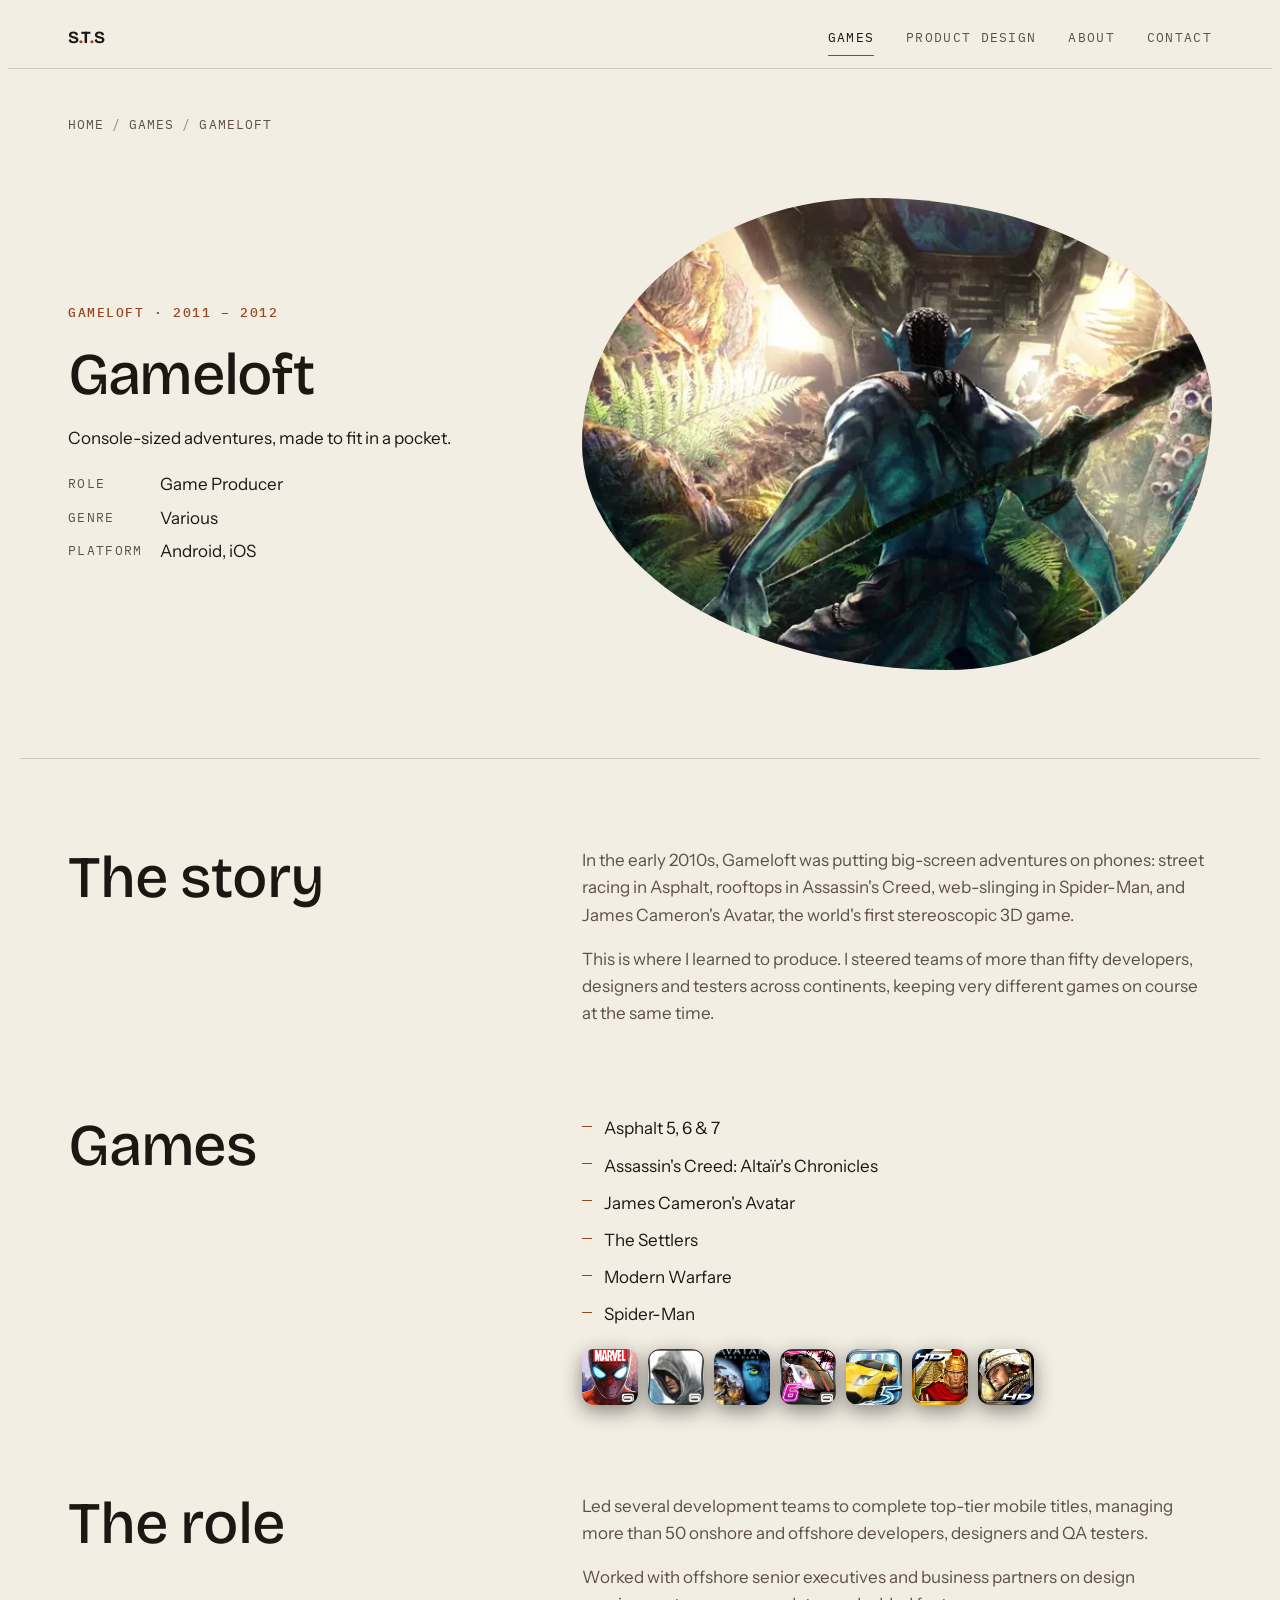
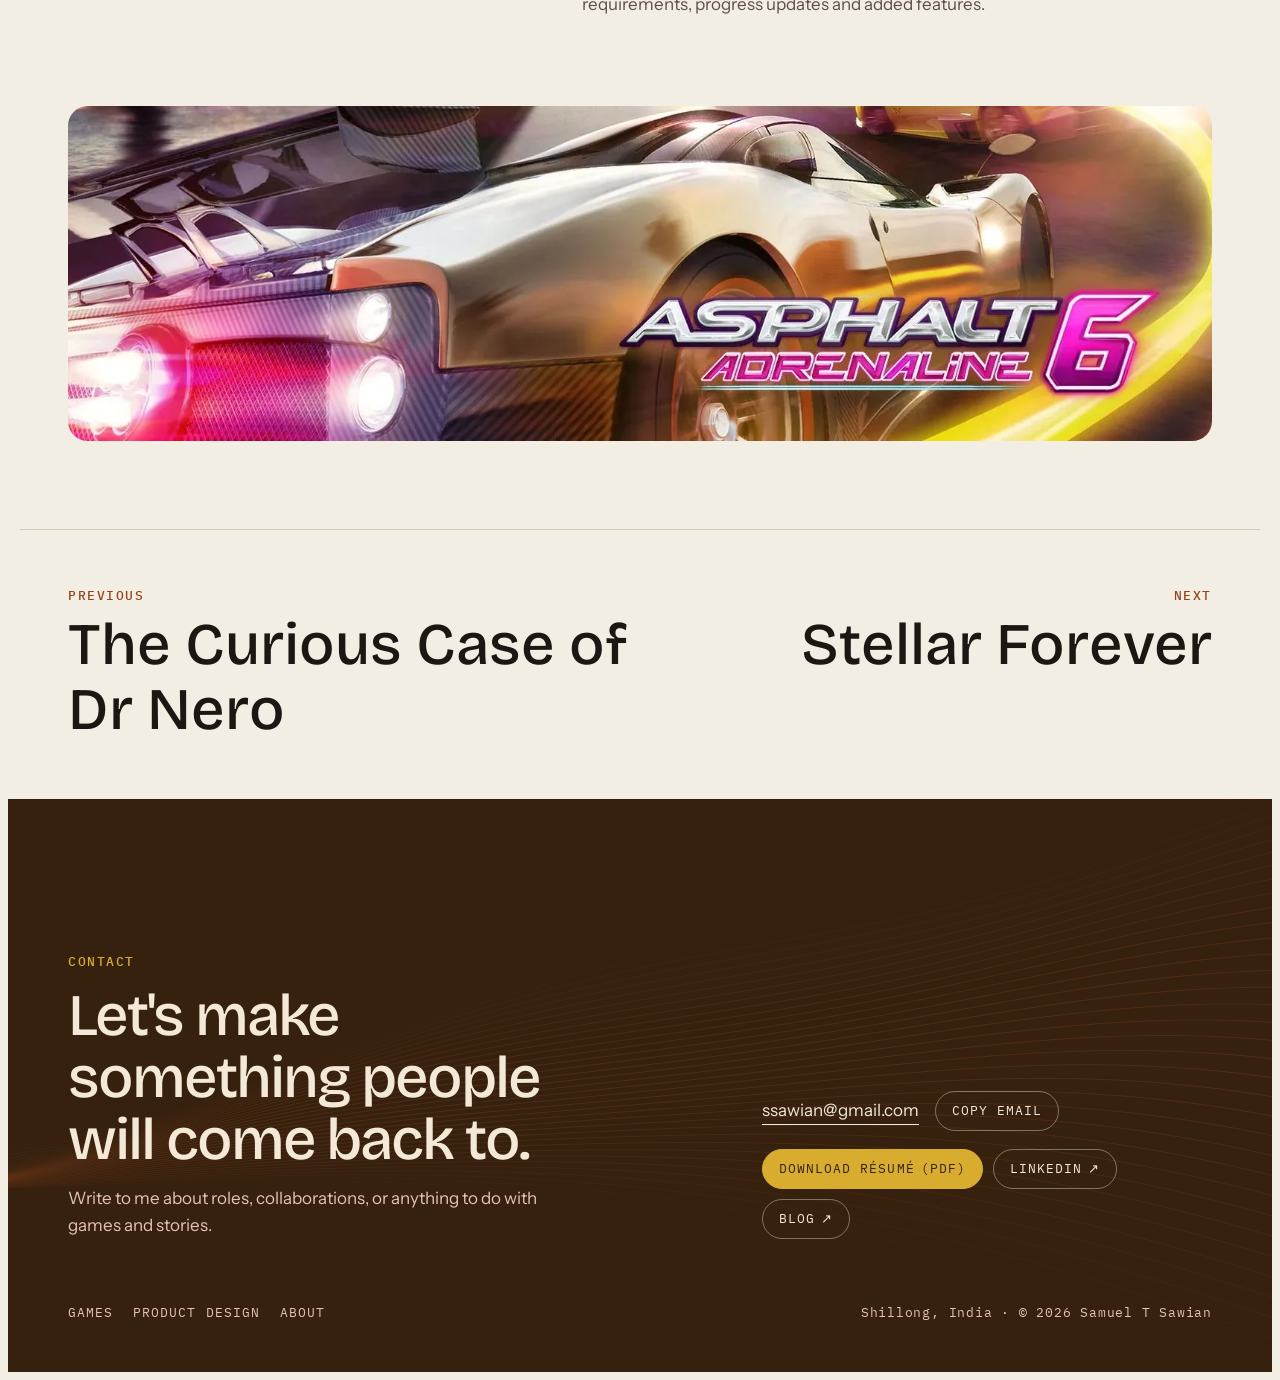
<file: games/gameloft/index.html>
<!doctype html>
<html lang="en-IN">
<head>
<meta charset="utf-8">
<meta name="viewport" content="width=device-width, initial-scale=1, viewport-fit=cover">
<title>Gameloft Titles | Game Producer | Samuel T Sawian</title>
<meta name="description" content="Samuel T Sawian&#x27;s work as Game Producer at Gameloft on mobile titles including Asphalt, Assassin&#x27;s Creed, Spider-Man and James Cameron&#x27;s Avatar.">
<meta name="author" content="Samuel T Sawian">
<meta name="robots" content="index, follow, max-image-preview:large">
<link rel="canonical" href="https://degrimboy.github.io/portfolio/games/gameloft/">
<meta name="theme-color" content="#f3eee3">
<meta name="color-scheme" content="light">
<link rel="icon" href="../../favicon.ico" sizes="32x32">
<link rel="icon" href="../../assets/favicon.svg" type="image/svg+xml">
<link rel="apple-touch-icon" href="../../assets/apple-touch-icon.png">
<link rel="manifest" href="../../site.webmanifest">
<link rel="preload" href="../../assets/fonts/bricolage-grotesque-latin-wght-normal.woff2" as="font" type="font/woff2" crossorigin>
<link rel="preload" href="../../assets/fonts/instrument-sans-latin-400-normal.woff2" as="font" type="font/woff2" crossorigin>
<link rel="stylesheet" href="../../assets/site.css">
<link rel="stylesheet" href="../../assets/theme-wallpaper.css">
<meta property="og:site_name" content="Samuel T Sawian">
<meta property="og:type" content="article">
<meta property="og:title" content="Gameloft Titles | Game Producer | Samuel T Sawian">
<meta property="og:description" content="Samuel T Sawian&#x27;s work as Game Producer at Gameloft on mobile titles including Asphalt, Assassin&#x27;s Creed, Spider-Man and James Cameron&#x27;s Avatar.">
<meta property="og:url" content="https://degrimboy.github.io/portfolio/games/gameloft/">
<meta property="og:image" content="https://degrimboy.github.io/portfolio/assets/og/gameloft.jpg">
<meta property="og:image:width" content="1200">
<meta property="og:image:height" content="630">
<meta property="og:image:alt" content="Gameloft Titles | Game Producer | Samuel T Sawian">
<meta property="og:locale" content="en_IN">
<meta name="twitter:card" content="summary_large_image">
<meta name="twitter:title" content="Gameloft Titles | Game Producer | Samuel T Sawian">
<meta name="twitter:description" content="Samuel T Sawian&#x27;s work as Game Producer at Gameloft on mobile titles including Asphalt, Assassin&#x27;s Creed, Spider-Man and James Cameron&#x27;s Avatar.">
<meta name="twitter:image" content="https://degrimboy.github.io/portfolio/assets/og/gameloft.jpg">
<script type="application/ld+json">{"@context": "https://schema.org", "@graph": [{"@type": "WebPage", "name": "Gameloft Titles | Game Producer | Samuel T Sawian", "description": "Samuel T Sawian's work as Game Producer at Gameloft on mobile titles including Asphalt, Assassin's Creed, Spider-Man and James Cameron's Avatar.", "inLanguage": "en-IN", "url": "https://degrimboy.github.io/portfolio/games/gameloft/", "isPartOf": {"@id": "https://degrimboy.github.io/portfolio/#website"}, "primaryImageOfPage": "https://degrimboy.github.io/portfolio/assets/og/gameloft.jpg"}, {"@type": "BreadcrumbList", "itemListElement": [{"@type": "ListItem", "position": 1, "name": "Home", "item": "https://degrimboy.github.io/portfolio/"}, {"@type": "ListItem", "position": 2, "name": "Games", "item": "https://degrimboy.github.io/portfolio/games/"}, {"@type": "ListItem", "position": 3, "name": "Gameloft", "item": "https://degrimboy.github.io/portfolio/games/gameloft/"}]}]}</script>
<script src="../../assets/site.js" defer></script>
</head>
<body>
<a class="skip" href="#main">Skip to content</a>
<header class="top">
  <div class="wrap">
    <a class="mark" href="../../" aria-label="S.T.S, Samuel T Sawian, home">S<span>.</span>T<span>.</span>S</a>
    <div class="top-right">
      <nav class="nav" aria-label="Main"><a href="../../games/" aria-current="page">Games</a><a href="../../product/">Product design</a><a href="../../about/">About</a><a href="#contact">Contact</a></nav>
      
    </div>
  </div>
</header>
<main id="main">
<nav class="crumbs wrap" aria-label="Breadcrumb"><ol><li><a href="../../">Home</a></li><li><a href="../../games/">Games</a></li><li aria-current="page">Gameloft</li></ol></nav>
<header class="page-head wrap">
    <div class="p-text">
      <span class="label">Gameloft · 2011 – 2012</span>
      <h1>Gameloft</h1>
      <p class="summary">Console-sized adventures, made to fit in a pocket.</p>
      <dl class="facts"><dt>Role</dt><dd>Game Producer</dd><dt>Genre</dt><dd>Various</dd><dt>Platform</dt><dd>Android, iOS</dd></dl>
      
    </div>
    <div class="p-media"><div class="blob "><button type="button" class="zoom-btn" aria-label="Enlarge image: James Cameron&#x27;s Avatar game art: a Na&#x27;vi warrior in the jungle"><img src="../../assets/img/avatar.webp" srcset="../../assets/img/avatar-800.webp 800w, ../../assets/img/avatar.webp 1600w" sizes="(max-width: 900px) 100vw, 60vw" alt="James Cameron&#x27;s Avatar game art: a Na&#x27;vi warrior in the jungle" width="1600" height="900" fetchpriority="high"><span class="zoom-hint" aria-hidden="true">⤢</span></button></div></div>
  </header>
  <div class="wrap page-body">
    <section class="cols">
      <h2>The story</h2>
      <div class="prose"><p>In the early 2010s, Gameloft was putting big-screen adventures on phones: street racing in Asphalt, rooftops in Assassin's Creed, web-slinging in Spider-Man, and James Cameron's Avatar, the world's first stereoscopic 3D game.</p><p>This is where I learned to produce. I steered teams of more than fifty developers, designers and testers across continents, keeping very different games on course at the same time.</p></div>
    </section>
    <section class="cols">
      <h2>Games</h2>
      <div class="block">
        <ul class="highlights"><li>Asphalt 5, 6 &amp; 7</li><li>Assassin's Creed: Altaïr's Chronicles</li><li>James Cameron's Avatar</li><li>The Settlers</li><li>Modern Warfare</li><li>Spider-Man</li></ul>
        <div class="icons" style="grid-template-columns:repeat(auto-fill,56px)"><img src="../../assets/img/gl-spiderman.webp" alt="Spider-Man icon" width="205" height="205" loading="lazy" decoding="async"><img src="../../assets/img/gl-assassins.webp" alt="Assassin's Creed icon" width="308" height="308" loading="lazy" decoding="async"><img src="../../assets/img/gl-avatar.webp" alt="James Cameron's Avatar cover" width="128" height="160" loading="lazy" decoding="async"><img src="../../assets/img/gl-asphalt6.webp" alt="Asphalt 6 icon" width="205" height="205" loading="lazy" decoding="async"><img src="../../assets/img/gl-asphalt5.webp" alt="Asphalt 5 icon" width="158" height="158" loading="lazy" decoding="async"><img src="../../assets/img/gl-settlers.webp" alt="Gameloft title icon" width="205" height="205" loading="lazy" decoding="async"><img src="../../assets/img/gl-modernwarfare.webp" alt="Modern Warfare icon" width="205" height="205" loading="lazy" decoding="async"></div>
      </div>
    </section>
    <section class="cols">
      <h2>The role</h2>
      <div class="prose"><p>Led several development teams to complete top-tier mobile titles, managing more than 50 onshore and offshore developers, designers and QA testers.</p><p>Worked with offshore senior executives and business partners on design requirements, progress updates and added features.</p></div>
    </section>
    <section aria-label="Asphalt 6 key art"><button type="button" class="zoom-btn" aria-label="Enlarge image: Asphalt 6: Adrenaline key art"><img src="../../assets/img/asphalt6.webp" srcset="../../assets/img/asphalt6-800.webp 800w, ../../assets/img/asphalt6.webp 1536w" sizes="100vw" alt="Asphalt 6: Adrenaline key art" width="1536" height="450" style="border-radius:20px;width:100%" loading="lazy" decoding="async"><span class="zoom-hint" aria-hidden="true">⤢</span></button></section>
  </div>
  <nav class="next wrap" aria-label="More projects">
  <a href="../../games/dr-nero/"><span class="label">Previous</span><b>The Curious Case of Dr Nero</b></a>
  <a href="../../games/stellar-forever/"><span class="label">Next</span><b>Stellar Forever</b></a>
</nav>
</main>
<footer class="end" id="contact" aria-labelledby="contact-title">
  <canvas id="waves2" aria-hidden="true"></canvas>
  <div class="wrap foot">
    <div class="contact">
      <div>
        <p class="label">Contact</p>
        <h2 id="contact-title">Let's make something people will come back to.</h2>
        <p class="contact-note">Write to me about roles, collaborations, or anything to do with games and stories.</p>
      </div>
      <div class="contact-actions">
        <div class="email-row"><a class="email" href="mailto:ssawian@gmail.com">ssawian@gmail.com</a><button type="button" class="btn copy" data-copy="ssawian@gmail.com">Copy email</button></div>
        <div class="actions">
          <a class="btn solid" href="../../assets/docs/SamuelTSawian_Resume.pdf" download>Download résumé <span class="hint">(PDF)</span></a>
          <a class="btn" href="https://www.linkedin.com/in/samuelsawian" target="_blank" rel="noopener">LinkedIn<span class="visually-hidden"> (opens in a new tab)</span><span aria-hidden="true"> ↗</span></a>
          <a class="btn" href="https://samuelsawian.substack.com/" target="_blank" rel="noopener">Blog<span class="visually-hidden"> (opens in a new tab)</span><span aria-hidden="true"> ↗</span></a>
        </div>
      </div>
    </div>
    <div class="row"><ul class="foot-links"><li><a href="../../games/">Games</a></li><li><a href="../../product/">Product design</a></li><li><a href="../../about/">About</a></li></ul><span>Shillong, India · © 2026 Samuel T Sawian</span></div>
  </div>
</footer>

<dialog class="lb" id="lb" aria-label="Image viewer">
  <button type="button" id="lbClose">Close</button>
  <img id="lbImg" alt="">
  <p id="lbCap"></p>
</dialog>
</body>
</html>
</file>
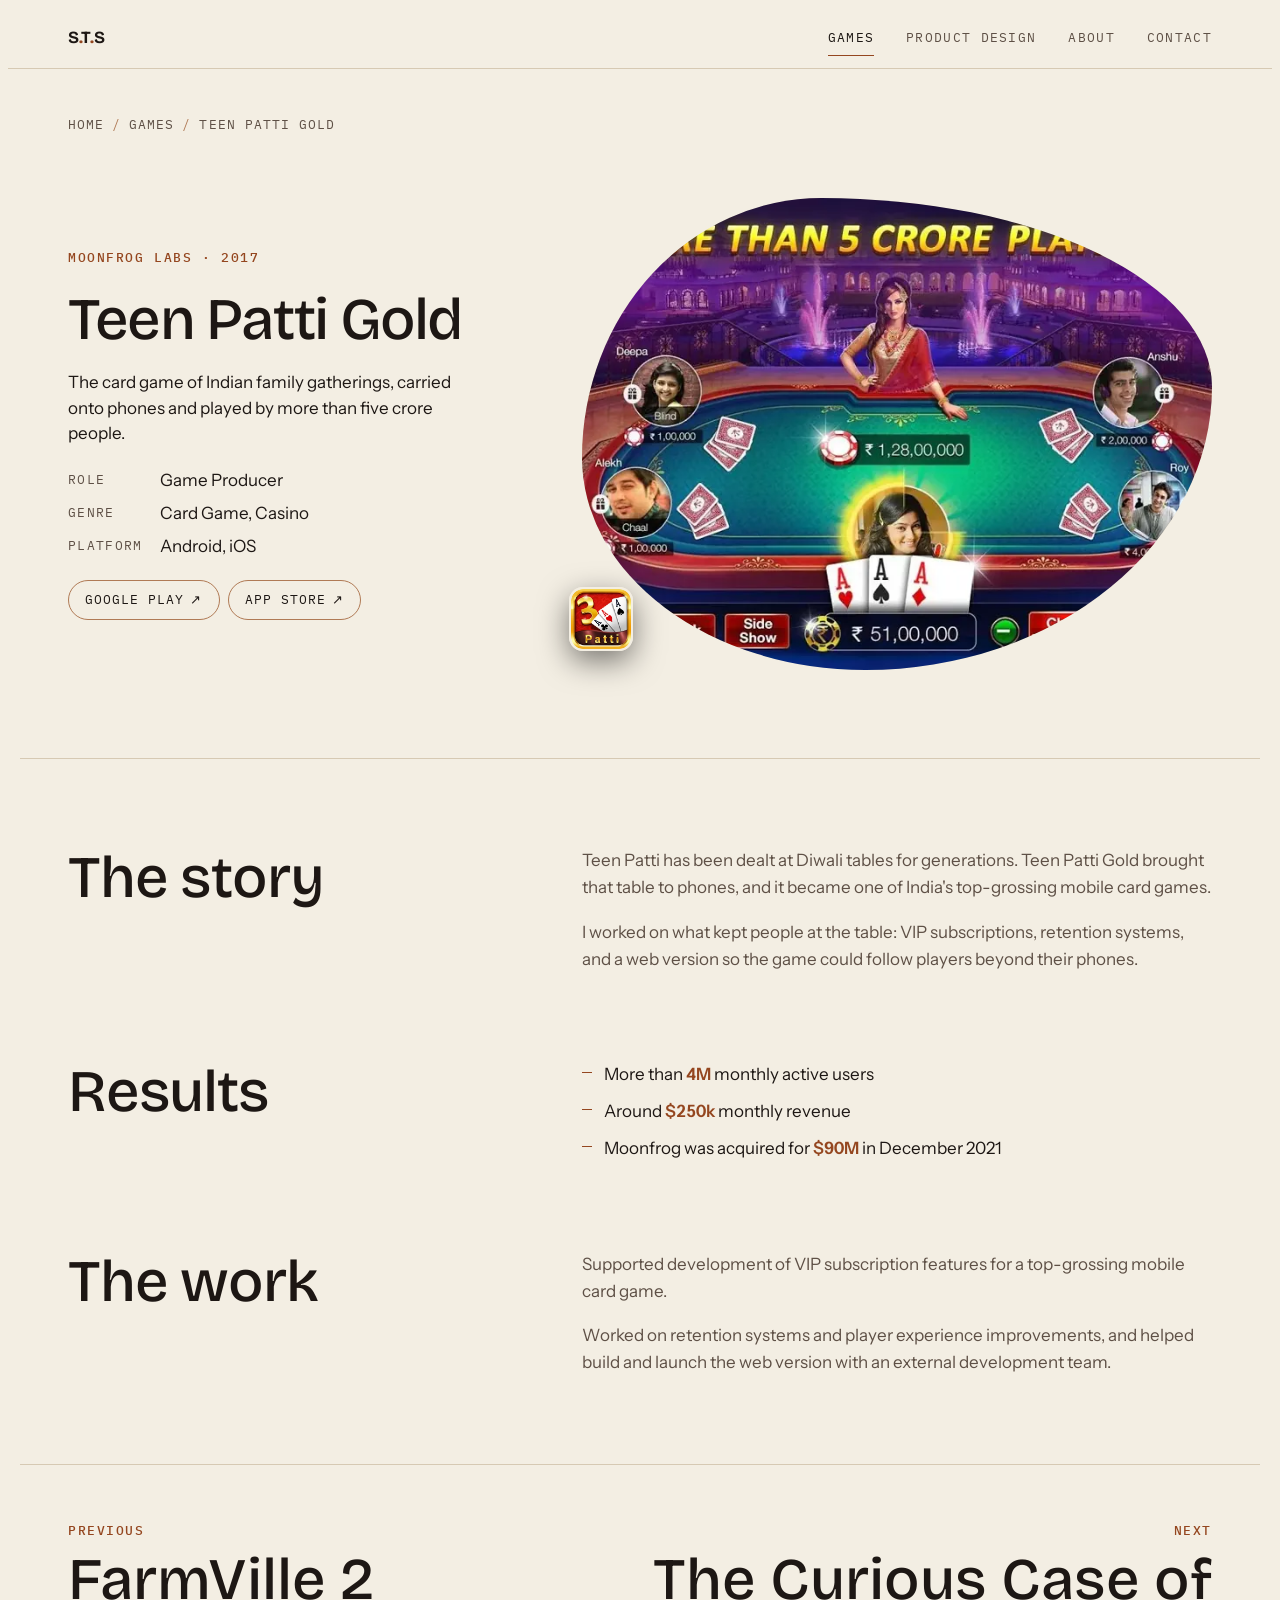
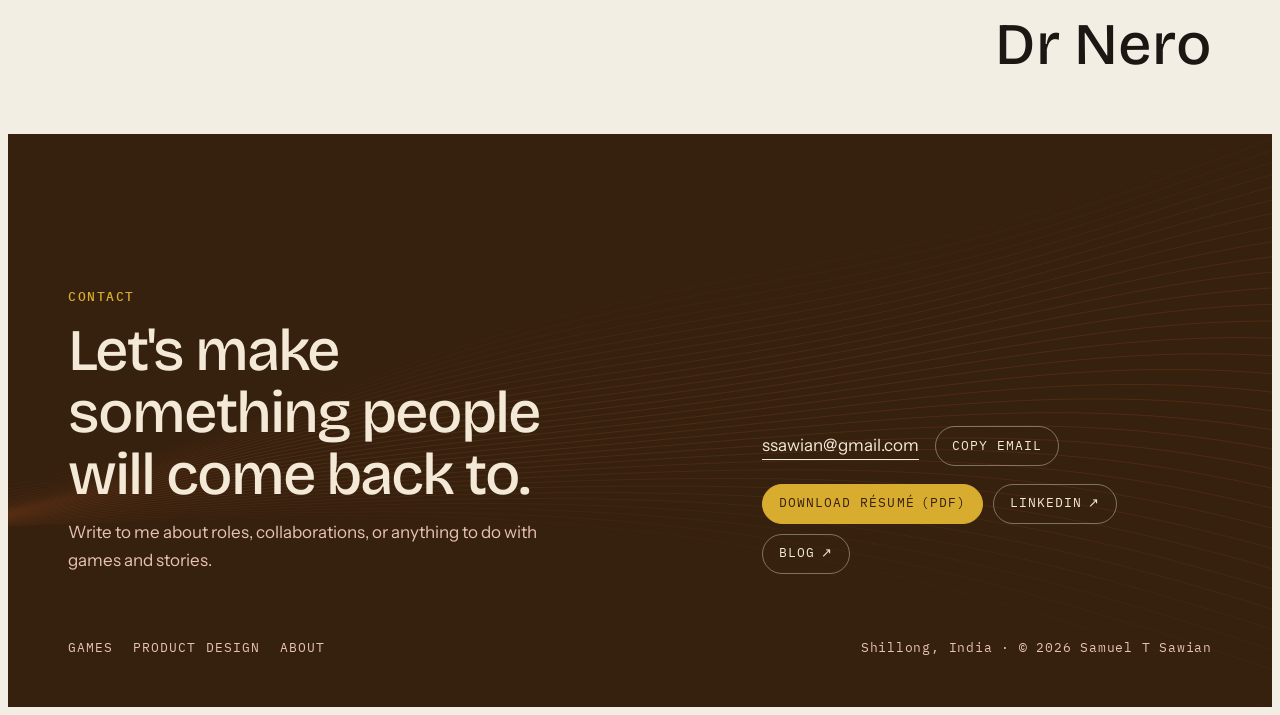
<file: games/teen-patti-gold/index.html>
<!doctype html>
<html lang="en-IN">
<head>
<meta charset="utf-8">
<meta name="viewport" content="width=device-width, initial-scale=1, viewport-fit=cover">
<title>Teen Patti Gold | Moonfrog | Samuel T Sawian</title>
<meta name="description" content="Samuel T Sawian&#x27;s work as Game Producer on Teen Patti Gold, Moonfrog&#x27;s top-grossing three-card game with more than 4M monthly players.">
<meta name="author" content="Samuel T Sawian">
<meta name="robots" content="index, follow, max-image-preview:large">
<link rel="canonical" href="https://degrimboy.github.io/portfolio/games/teen-patti-gold/">
<meta name="theme-color" content="#f3eee3">
<meta name="color-scheme" content="light">
<link rel="icon" href="../../favicon.ico" sizes="32x32">
<link rel="icon" href="../../assets/favicon.svg" type="image/svg+xml">
<link rel="apple-touch-icon" href="../../assets/apple-touch-icon.png">
<link rel="manifest" href="../../site.webmanifest">
<link rel="preload" href="../../assets/fonts/bricolage-grotesque-latin-wght-normal.woff2" as="font" type="font/woff2" crossorigin>
<link rel="preload" href="../../assets/fonts/instrument-sans-latin-400-normal.woff2" as="font" type="font/woff2" crossorigin>
<link rel="stylesheet" href="../../assets/site.css">
<link rel="stylesheet" href="../../assets/theme-wallpaper.css">
<meta property="og:site_name" content="Samuel T Sawian">
<meta property="og:type" content="article">
<meta property="og:title" content="Teen Patti Gold | Moonfrog | Samuel T Sawian">
<meta property="og:description" content="Samuel T Sawian&#x27;s work as Game Producer on Teen Patti Gold, Moonfrog&#x27;s top-grossing three-card game with more than 4M monthly players.">
<meta property="og:url" content="https://degrimboy.github.io/portfolio/games/teen-patti-gold/">
<meta property="og:image" content="https://degrimboy.github.io/portfolio/assets/og/teen-patti-gold.jpg">
<meta property="og:image:width" content="1200">
<meta property="og:image:height" content="630">
<meta property="og:image:alt" content="Teen Patti Gold | Moonfrog | Samuel T Sawian">
<meta property="og:locale" content="en_IN">
<meta name="twitter:card" content="summary_large_image">
<meta name="twitter:title" content="Teen Patti Gold | Moonfrog | Samuel T Sawian">
<meta name="twitter:description" content="Samuel T Sawian&#x27;s work as Game Producer on Teen Patti Gold, Moonfrog&#x27;s top-grossing three-card game with more than 4M monthly players.">
<meta name="twitter:image" content="https://degrimboy.github.io/portfolio/assets/og/teen-patti-gold.jpg">
<script type="application/ld+json">{"@context": "https://schema.org", "@graph": [{"@type": "WebPage", "name": "Teen Patti Gold | Moonfrog | Samuel T Sawian", "description": "Samuel T Sawian's work as Game Producer on Teen Patti Gold, Moonfrog's top-grossing three-card game with more than 4M monthly players.", "inLanguage": "en-IN", "url": "https://degrimboy.github.io/portfolio/games/teen-patti-gold/", "isPartOf": {"@id": "https://degrimboy.github.io/portfolio/#website"}, "primaryImageOfPage": "https://degrimboy.github.io/portfolio/assets/og/teen-patti-gold.jpg", "about": {"@type": "VideoGame", "name": "Teen Patti Gold", "genre": "Card game", "gamePlatform": ["Android", "iOS"], "description": "A top-grossing mobile three-card game from Moonfrog Labs.", "sameAs": ["https://play.google.com/store/apps/details?id=com.teenpatti.hd.gold", "https://apps.apple.com/us/app/teen-patti-gold-poker-rummy/id889200846"]}}, {"@type": "BreadcrumbList", "itemListElement": [{"@type": "ListItem", "position": 1, "name": "Home", "item": "https://degrimboy.github.io/portfolio/"}, {"@type": "ListItem", "position": 2, "name": "Games", "item": "https://degrimboy.github.io/portfolio/games/"}, {"@type": "ListItem", "position": 3, "name": "Teen Patti Gold", "item": "https://degrimboy.github.io/portfolio/games/teen-patti-gold/"}]}]}</script>
<script src="../../assets/site.js" defer></script>
</head>
<body>
<a class="skip" href="#main">Skip to content</a>
<header class="top">
  <div class="wrap">
    <a class="mark" href="../../" aria-label="S.T.S, Samuel T Sawian, home">S<span>.</span>T<span>.</span>S</a>
    <div class="top-right">
      <nav class="nav" aria-label="Main"><a href="../../games/" aria-current="page">Games</a><a href="../../product/">Product design</a><a href="../../about/">About</a><a href="#contact">Contact</a></nav>
      
    </div>
  </div>
</header>
<main id="main">
<nav class="crumbs wrap" aria-label="Breadcrumb"><ol><li><a href="../../">Home</a></li><li><a href="../../games/">Games</a></li><li aria-current="page">Teen Patti Gold</li></ol></nav>
<header class="page-head wrap">
    <div class="p-text">
      <span class="label">Moonfrog Labs · 2017</span>
      <h1>Teen Patti Gold</h1>
      <p class="summary">The card game of Indian family gatherings, carried onto phones and played by more than five crore people.</p>
      <dl class="facts"><dt>Role</dt><dd>Game Producer</dd><dt>Genre</dt><dd>Card Game, Casino</dd><dt>Platform</dt><dd>Android, iOS</dd></dl>
      <div class="play" aria-label="Where to play"><a href="https://play.google.com/store/apps/details?id=com.teenpatti.hd.gold" target="_blank" rel="noopener">Google Play<span class="visually-hidden"> (opens in a new tab)</span><span aria-hidden="true">↗</span></a><a href="https://apps.apple.com/us/app/teen-patti-gold-poker-rummy/id889200846" target="_blank" rel="noopener">App Store<span class="visually-hidden"> (opens in a new tab)</span><span aria-hidden="true">↗</span></a></div>
    </div>
    <div class="p-media"><div class="blob b3"><button type="button" class="zoom-btn" aria-label="Enlarge image: Teen Patti Gold table with players around a card game"><img src="../../assets/img/teenpatti.webp" srcset="../../assets/img/teenpatti-800.webp 800w, ../../assets/img/teenpatti.webp 916w" sizes="(max-width: 900px) 100vw, 60vw" alt="Teen Patti Gold table with players around a card game" width="916" height="618" fetchpriority="high"><span class="zoom-hint" aria-hidden="true">⤢</span></button></div><img class="icon" src="../../assets/img/teenpatti-icon.webp" alt="" width="205" height="205"></div>
  </header>
  <div class="wrap page-body">
    <section class="cols">
      <h2>The story</h2>
      <div class="prose"><p>Teen Patti has been dealt at Diwali tables for generations. Teen Patti Gold brought that table to phones, and it became one of India's top-grossing mobile card games.</p><p>I worked on what kept people at the table: VIP subscriptions, retention systems, and a web version so the game could follow players beyond their phones.</p></div>
    </section>
    <section class="cols">
      <h2>Results</h2>
      <ul class="highlights"><li>More than <strong>4M</strong> monthly active users</li><li>Around <strong>$250k</strong> monthly revenue</li><li>Moonfrog was acquired for <strong>$90M</strong> in December 2021</li></ul>
    </section>
    <section class="cols">
      <h2>The work</h2>
      <div class="prose"><p>Supported development of VIP subscription features for a top-grossing mobile card game.</p><p>Worked on retention systems and player experience improvements, and helped build and launch the web version with an external development team.</p></div>
    </section>
  </div>
  <nav class="next wrap" aria-label="More projects">
  <a href="../../games/farmville-2/"><span class="label">Previous</span><b>FarmVille 2</b></a>
  <a href="../../games/dr-nero/"><span class="label">Next</span><b>The Curious Case of Dr Nero</b></a>
</nav>
</main>
<footer class="end" id="contact" aria-labelledby="contact-title">
  <canvas id="waves2" aria-hidden="true"></canvas>
  <div class="wrap foot">
    <div class="contact">
      <div>
        <p class="label">Contact</p>
        <h2 id="contact-title">Let's make something people will come back to.</h2>
        <p class="contact-note">Write to me about roles, collaborations, or anything to do with games and stories.</p>
      </div>
      <div class="contact-actions">
        <div class="email-row"><a class="email" href="mailto:ssawian@gmail.com">ssawian@gmail.com</a><button type="button" class="btn copy" data-copy="ssawian@gmail.com">Copy email</button></div>
        <div class="actions">
          <a class="btn solid" href="../../assets/docs/SamuelTSawian_Resume.pdf" download>Download résumé <span class="hint">(PDF)</span></a>
          <a class="btn" href="https://www.linkedin.com/in/samuelsawian" target="_blank" rel="noopener">LinkedIn<span class="visually-hidden"> (opens in a new tab)</span><span aria-hidden="true"> ↗</span></a>
          <a class="btn" href="https://samuelsawian.substack.com/" target="_blank" rel="noopener">Blog<span class="visually-hidden"> (opens in a new tab)</span><span aria-hidden="true"> ↗</span></a>
        </div>
      </div>
    </div>
    <div class="row"><ul class="foot-links"><li><a href="../../games/">Games</a></li><li><a href="../../product/">Product design</a></li><li><a href="../../about/">About</a></li></ul><span>Shillong, India · © 2026 Samuel T Sawian</span></div>
  </div>
</footer>

<dialog class="lb" id="lb" aria-label="Image viewer">
  <button type="button" id="lbClose">Close</button>
  <img id="lbImg" alt="">
  <p id="lbCap"></p>
</dialog>
</body>
</html>
</file>
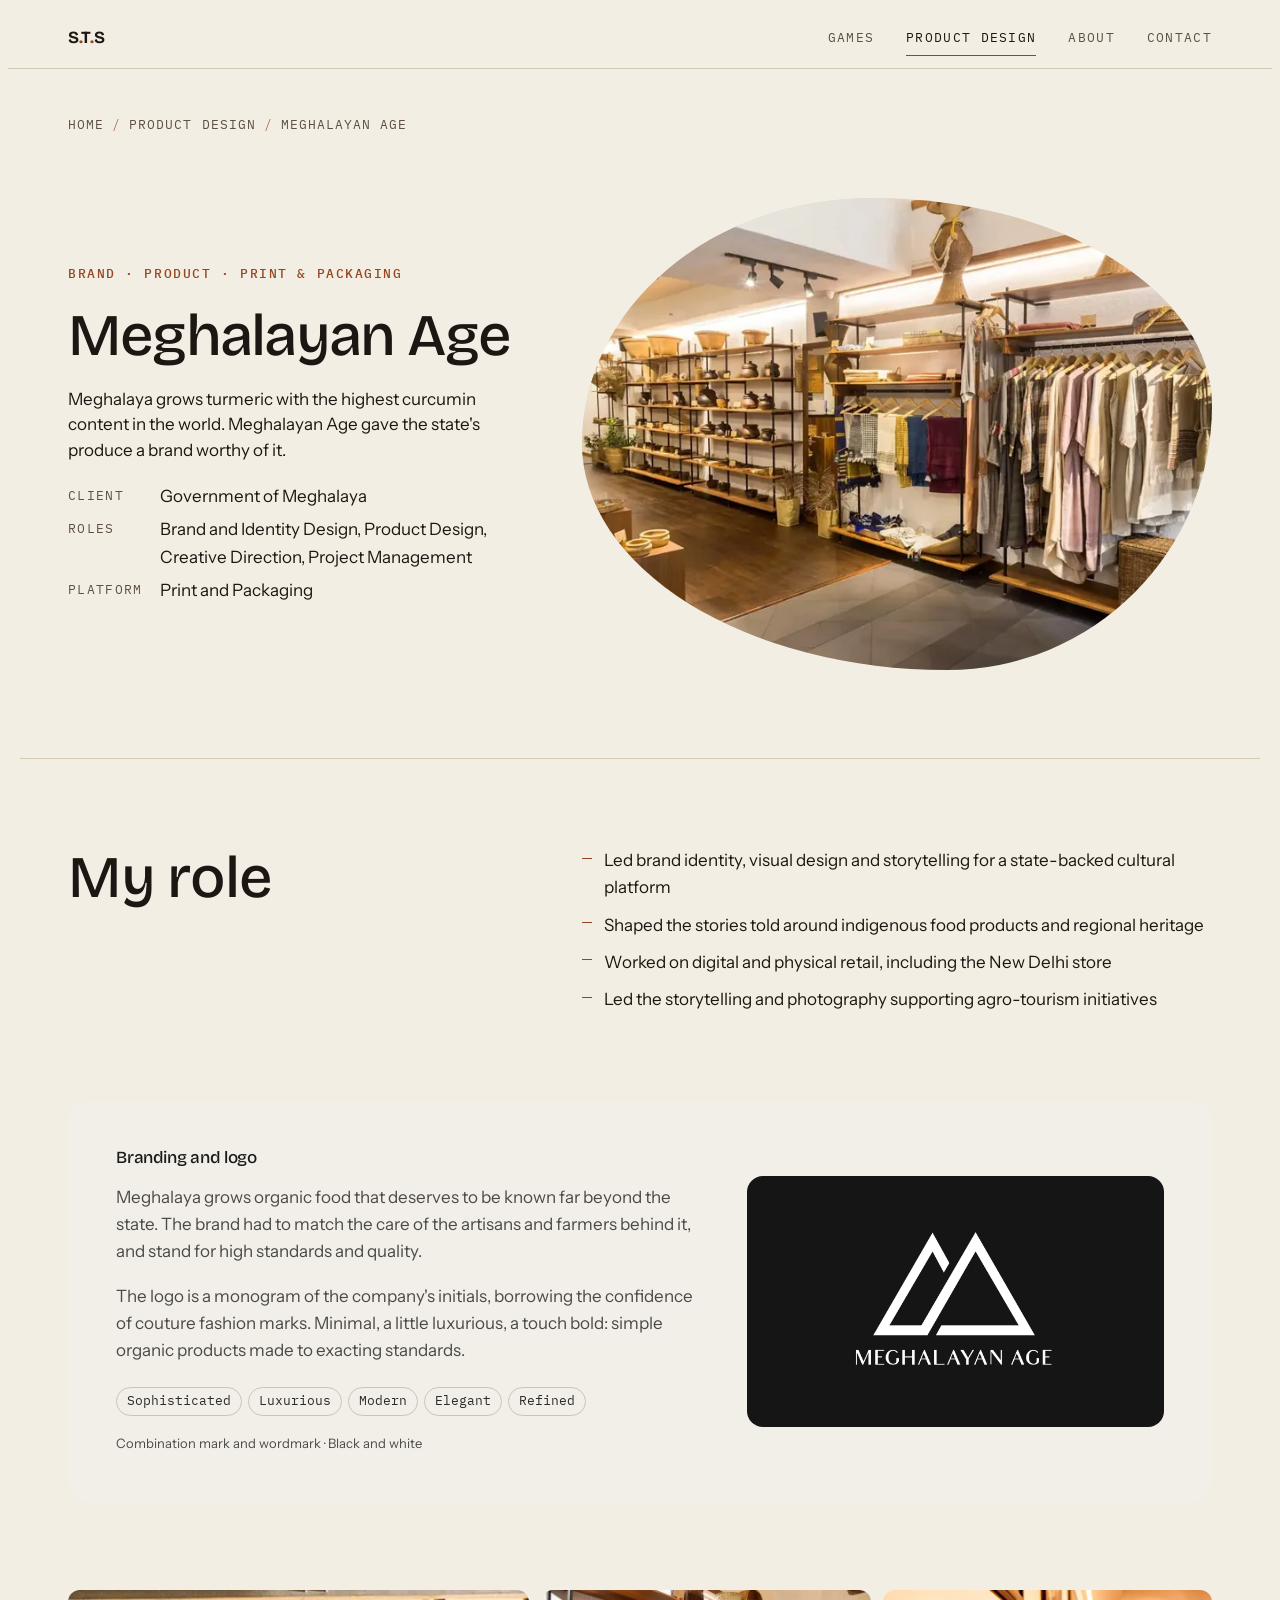
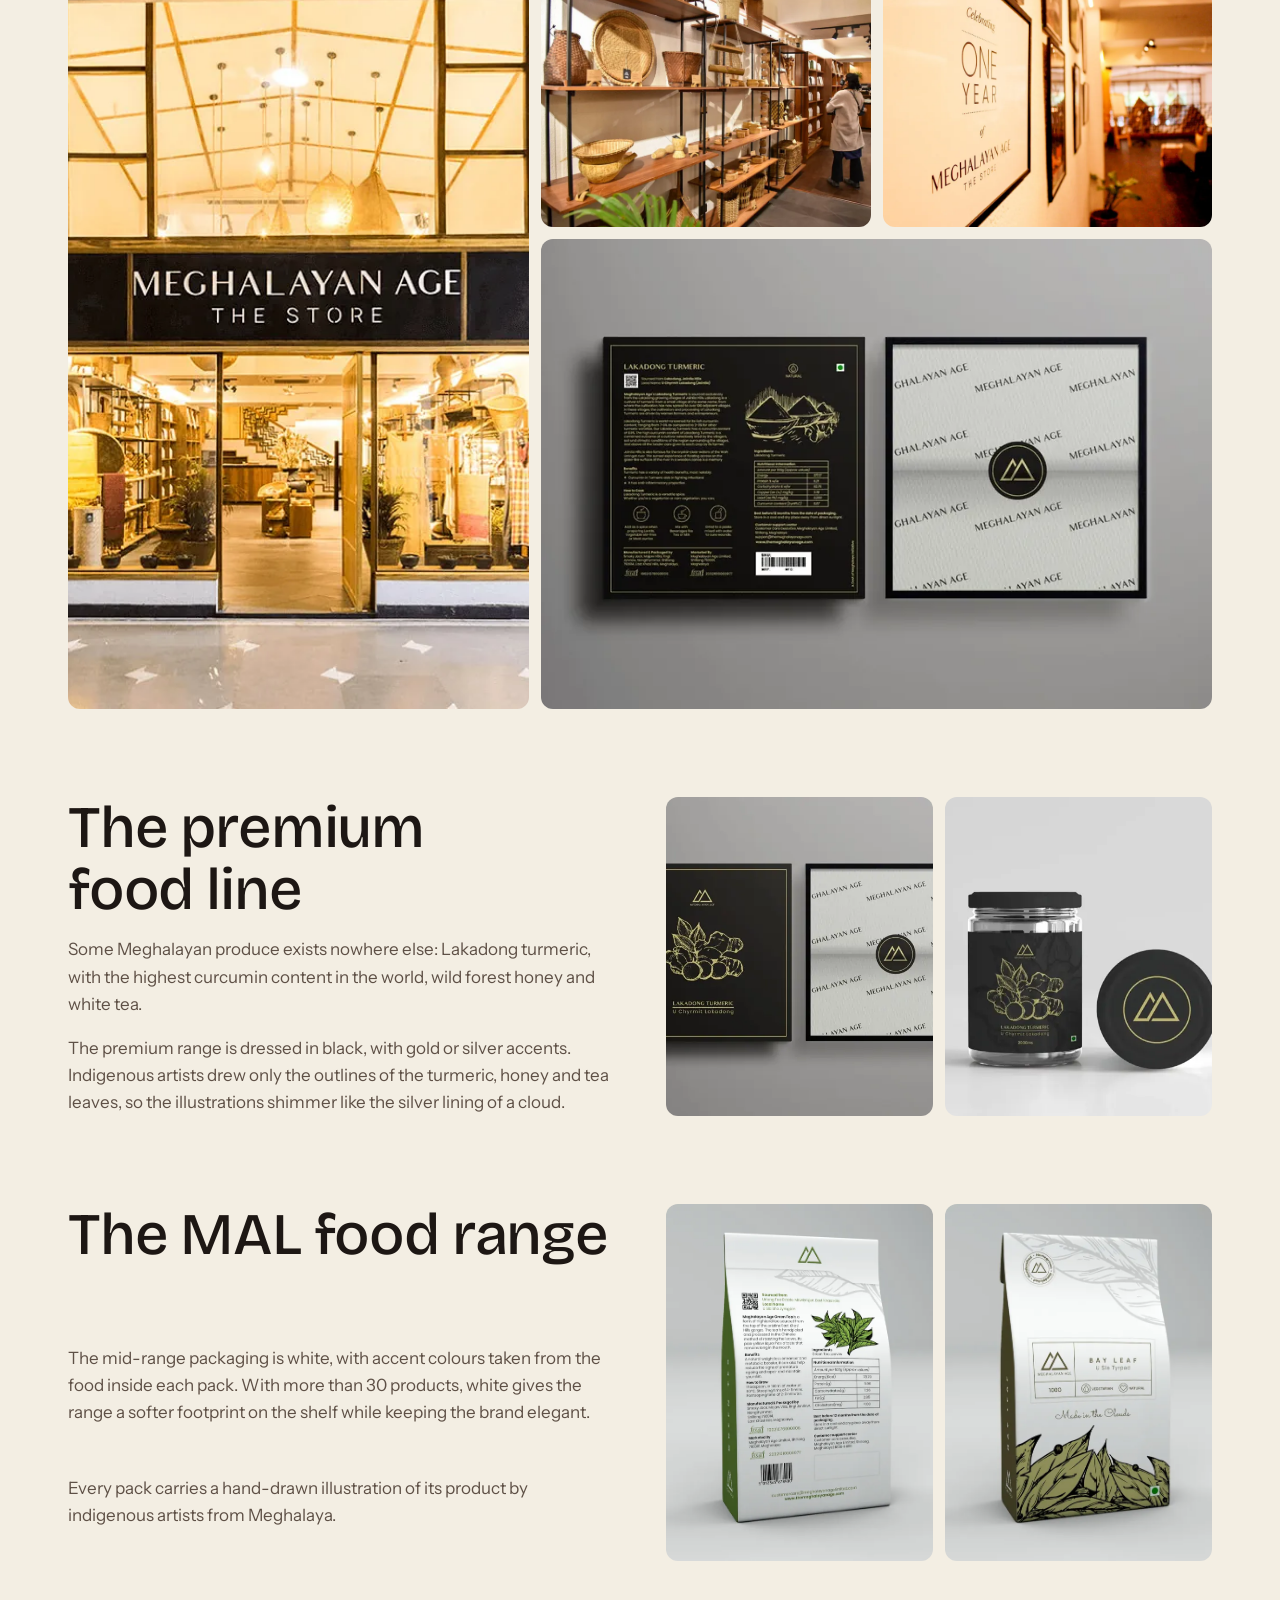
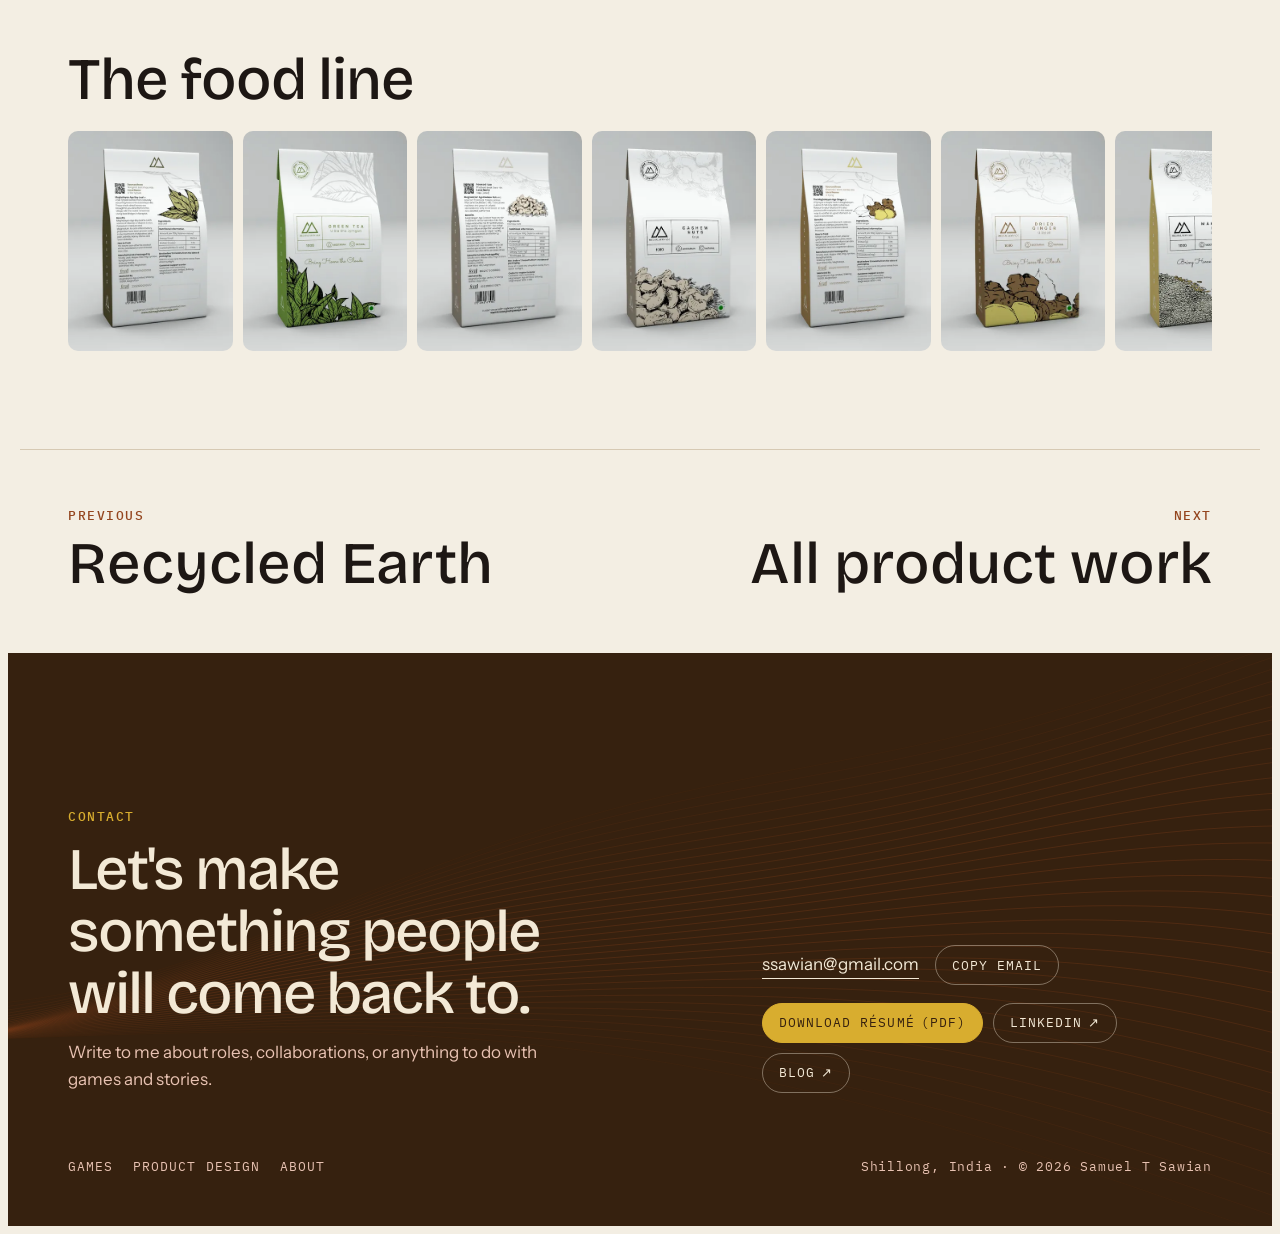
<file: product/meghalayan-age/index.html>
<!doctype html>
<html lang="en-IN">
<head>
<meta charset="utf-8">
<meta name="viewport" content="width=device-width, initial-scale=1, viewport-fit=cover">
<title>Meghalayan Age | Branding &amp; Packaging | Samuel T Sawian</title>
<meta name="description" content="Brand identity, store and packaging design for Meghalayan Age, a Government of Meghalaya initiative: Lakadong turmeric premium range and 30+ food products.">
<meta name="author" content="Samuel T Sawian">
<meta name="robots" content="index, follow, max-image-preview:large">
<link rel="canonical" href="https://degrimboy.github.io/portfolio/product/meghalayan-age/">
<meta name="theme-color" content="#f3eee3">
<meta name="color-scheme" content="light">
<link rel="icon" href="../../favicon.ico" sizes="32x32">
<link rel="icon" href="../../assets/favicon.svg" type="image/svg+xml">
<link rel="apple-touch-icon" href="../../assets/apple-touch-icon.png">
<link rel="manifest" href="../../site.webmanifest">
<link rel="preload" href="../../assets/fonts/bricolage-grotesque-latin-wght-normal.woff2" as="font" type="font/woff2" crossorigin>
<link rel="preload" href="../../assets/fonts/instrument-sans-latin-400-normal.woff2" as="font" type="font/woff2" crossorigin>
<link rel="stylesheet" href="../../assets/site.css">
<link rel="stylesheet" href="../../assets/theme-wallpaper.css">
<meta property="og:site_name" content="Samuel T Sawian">
<meta property="og:type" content="article">
<meta property="og:title" content="Meghalayan Age | Branding &amp; Packaging | Samuel T Sawian">
<meta property="og:description" content="Brand identity, store and packaging design for Meghalayan Age, a Government of Meghalaya initiative: Lakadong turmeric premium range and 30+ food products.">
<meta property="og:url" content="https://degrimboy.github.io/portfolio/product/meghalayan-age/">
<meta property="og:image" content="https://degrimboy.github.io/portfolio/assets/og/meghalayan-age.jpg">
<meta property="og:image:width" content="1200">
<meta property="og:image:height" content="630">
<meta property="og:image:alt" content="Meghalayan Age | Branding &amp; Packaging | Samuel T Sawian">
<meta property="og:locale" content="en_IN">
<meta name="twitter:card" content="summary_large_image">
<meta name="twitter:title" content="Meghalayan Age | Branding &amp; Packaging | Samuel T Sawian">
<meta name="twitter:description" content="Brand identity, store and packaging design for Meghalayan Age, a Government of Meghalaya initiative: Lakadong turmeric premium range and 30+ food products.">
<meta name="twitter:image" content="https://degrimboy.github.io/portfolio/assets/og/meghalayan-age.jpg">
<script type="application/ld+json">{"@context": "https://schema.org", "@graph": [{"@type": "WebPage", "name": "Meghalayan Age | Branding & Packaging | Samuel T Sawian", "description": "Brand identity, store and packaging design for Meghalayan Age, a Government of Meghalaya initiative: Lakadong turmeric premium range and 30+ food products.", "inLanguage": "en-IN", "url": "https://degrimboy.github.io/portfolio/product/meghalayan-age/", "isPartOf": {"@id": "https://degrimboy.github.io/portfolio/#website"}, "primaryImageOfPage": "https://degrimboy.github.io/portfolio/assets/og/meghalayan-age.jpg", "about": {"@type": "CreativeWork", "name": "Meghalayan Age brand and packaging", "description": "Brand identity and packaging for Meghalaya's indigenous food products.", "creator": {"@type": "Person", "name": "Samuel T Sawian"}}}, {"@type": "BreadcrumbList", "itemListElement": [{"@type": "ListItem", "position": 1, "name": "Home", "item": "https://degrimboy.github.io/portfolio/"}, {"@type": "ListItem", "position": 2, "name": "Product design", "item": "https://degrimboy.github.io/portfolio/product/"}, {"@type": "ListItem", "position": 3, "name": "Meghalayan Age", "item": "https://degrimboy.github.io/portfolio/product/meghalayan-age/"}]}]}</script>
<script src="../../assets/site.js" defer></script>
</head>
<body>
<a class="skip" href="#main">Skip to content</a>
<header class="top">
  <div class="wrap">
    <a class="mark" href="../../" aria-label="S.T.S, Samuel T Sawian, home">S<span>.</span>T<span>.</span>S</a>
    <div class="top-right">
      <nav class="nav" aria-label="Main"><a href="../../games/">Games</a><a href="../../product/" aria-current="page">Product design</a><a href="../../about/">About</a><a href="#contact">Contact</a></nav>
      
    </div>
  </div>
</header>
<main id="main">
<nav class="crumbs wrap" aria-label="Breadcrumb"><ol><li><a href="../../">Home</a></li><li><a href="../../product/">Product design</a></li><li aria-current="page">Meghalayan Age</li></ol></nav>
<header class="page-head wrap">
    <div class="p-text">
      <span class="label">Brand · Product · Print &amp; packaging</span>
      <h1>Meghalayan Age</h1>
      <p class="summary">Meghalaya grows turmeric with the highest curcumin content in the world. Meghalayan Age gave the state's produce a brand worthy of it.</p>
      <dl class="facts"><dt>Client</dt><dd>Government of Meghalaya</dd><dt>Roles</dt><dd>Brand and Identity Design, Product Design, Creative Direction, Project Management</dd><dt>Platform</dt><dd>Print and Packaging</dd></dl>
    </div>
    <div class="p-media"><div class="blob"><button type="button" class="zoom-btn" aria-label="Enlarge image: Meghalayan Age store interior with textiles and crafts"><img src="../../assets/img/ma-store-1.webp" srcset="../../assets/img/ma-store-1-800.webp 800w, ../../assets/img/ma-store-1.webp 1296w" sizes="(max-width: 900px) 100vw, 60vw" alt="Meghalayan Age store interior with textiles and crafts" width="1296" height="864" fetchpriority="high"><span class="zoom-hint" aria-hidden="true">⤢</span></button></div></div>
  </header>
  <div class="wrap page-body">
    <section class="cols">
      <h2>My role</h2>
      <ul class="highlights"><li>Led brand identity, visual design and storytelling for a state-backed cultural platform</li><li>Shaped the stories told around indigenous food products and regional heritage</li><li>Worked on digital and physical retail, including the New Delhi store</li><li>Led the storytelling and photography supporting agro-tourism initiatives</li></ul>
    </section>
    <section class="paper">
      <div class="prose">
        <h2 style="font-size:var(--fs-m);color:#1b1b1b">Branding and logo</h2>
        <p>Meghalaya grows organic food that deserves to be known far beyond the state. The brand had to match the care of the artisans and farmers behind it, and stand for high standards and quality.</p>
        <p>The logo is a monogram of the company's initials, borrowing the confidence of couture fashion marks. Minimal, a little luxurious, a touch bold: simple organic products made to exacting standards.</p>
        <div class="tags"><span>Sophisticated</span><span>Luxurious</span><span>Modern</span><span>Elegant</span><span>Refined</span></div>
        <p style="font-size:var(--fs-s)">Combination mark and wordmark · Black and white</p>
      </div>
      <div class="logo-tile"><img src="../../assets/img/ma-logo.webp" alt="Meghalayan Age logo: a mountain monogram with wordmark" width="900" height="675" style="max-width:260px" loading="lazy" decoding="async"></div>
    </section>
    <section class="gallery" aria-label="The store">
      <button type="button" class="zoom-btn g-a" aria-label="Enlarge image: Meghalayan Age storefront at night"><img src="../../assets/img/ma-store-2.webp" alt="Meghalayan Age storefront at night" width="550" height="687" loading="lazy" decoding="async"><span class="zoom-hint" aria-hidden="true">⤢</span></button>
      <button type="button" class="zoom-btn" aria-label="Enlarge image: Baskets and crafts on store shelves"><img src="../../assets/img/ma-store-3.webp" alt="Baskets and crafts on store shelves" width="768" height="512" loading="lazy" decoding="async"><span class="zoom-hint" aria-hidden="true">⤢</span></button>
      <button type="button" class="zoom-btn" aria-label="Enlarge image: One-year anniversary signage in the store"><img src="../../assets/img/ma-store-4.webp" alt="One-year anniversary signage in the store" width="820" height="590" loading="lazy" decoding="async"><span class="zoom-hint" aria-hidden="true">⤢</span></button>
      <button type="button" class="zoom-btn" style="grid-column:span 2" aria-label="Enlarge image: Premium turmeric box, open and closed"><img src="../../assets/img/ma-box-2.webp" alt="Premium turmeric box, open and closed" width="768" height="538" loading="lazy" decoding="async"><span class="zoom-hint" aria-hidden="true">⤢</span></button>
    </section>
    <section class="two">
      <div class="block">
        <h2>The premium food line</h2>
        <div class="prose"><p>Some Meghalayan produce exists nowhere else: Lakadong turmeric, with the highest curcumin content in the world, wild forest honey and white tea.</p><p>The premium range is dressed in black, with gold or silver accents. Indigenous artists drew only the outlines of the turmeric, honey and tea leaves, so the illustrations shimmer like the silver lining of a cloud.</p></div>
      </div>
      <div class="pack">
        <button type="button" class="zoom-btn" aria-label="Enlarge image: Lakadong turmeric premium box packaging"><img src="../../assets/img/ma-box.webp" srcset="../../assets/img/ma-box-800.webp 800w, ../../assets/img/ma-box.webp 1280w" sizes="(max-width: 900px) 50vw, 25vw" alt="Lakadong turmeric premium box packaging" width="1280" height="896" loading="lazy" decoding="async"><span class="zoom-hint" aria-hidden="true">⤢</span></button>
        <button type="button" class="zoom-btn" aria-label="Enlarge image: Lakadong turmeric premium jar with gold monogram lid"><img src="../../assets/img/ma-jar.webp" srcset="../../assets/img/ma-jar-800.webp 800w, ../../assets/img/ma-jar.webp 1280w" sizes="(max-width: 900px) 50vw, 25vw" alt="Lakadong turmeric premium jar with gold monogram lid" width="1280" height="853" loading="lazy" decoding="async"><span class="zoom-hint" aria-hidden="true">⤢</span></button>
      </div>
    </section>
    <section class="two">
      <div class="block">
        <h2>The MAL food range</h2>
        <div class="prose"><p>The mid-range packaging is white, with accent colours taken from the food inside each pack. With more than 30 products, white gives the range a softer footprint on the shelf while keeping the brand elegant.</p><p>Every pack carries a hand-drawn illustration of its product by indigenous artists from Meghalaya.</p></div>
      </div>
      <div class="pack">
        <button type="button" class="zoom-btn" aria-label="Enlarge image: MAL range pouch with green leaf illustration"><img src="../../assets/img/ma-mal-1.webp" alt="MAL range pouch with green leaf illustration" width="615" height="822" style="aspect-ratio:3/4" loading="lazy" decoding="async"><span class="zoom-hint" aria-hidden="true">⤢</span></button>
        <button type="button" class="zoom-btn" aria-label="Enlarge image: MAL bay leaf pouch"><img src="../../assets/img/ma-mal-2.webp" alt="MAL bay leaf pouch" width="575" height="768" style="aspect-ratio:3/4" loading="lazy" decoding="async"><span class="zoom-hint" aria-hidden="true">⤢</span></button>
      </div>
    </section>
    <section class="block">
      <h2>The food line</h2>
      <div class="foodline" tabindex="0" aria-label="Food line packaging, scrollable"><button type="button" class="zoom-btn" aria-label="Enlarge image: Food line pouch"><img src="../../assets/img/ma-food-01.webp" alt="Food line pouch" width="410" height="548" loading="lazy" decoding="async"><span class="zoom-hint" aria-hidden="true">⤢</span></button><button type="button" class="zoom-btn" aria-label="Enlarge image: Green tea pouch"><img src="../../assets/img/ma-food-02.webp" alt="Green tea pouch" width="410" height="548" loading="lazy" decoding="async"><span class="zoom-hint" aria-hidden="true">⤢</span></button><button type="button" class="zoom-btn" aria-label="Enlarge image: Cashew nuts pouch"><img src="../../assets/img/ma-food-03.webp" alt="Cashew nuts pouch" width="383" height="512" loading="lazy" decoding="async"><span class="zoom-hint" aria-hidden="true">⤢</span></button><button type="button" class="zoom-btn" aria-label="Enlarge image: Food line pouch"><img src="../../assets/img/ma-food-04.webp" alt="Food line pouch" width="383" height="512" loading="lazy" decoding="async"><span class="zoom-hint" aria-hidden="true">⤢</span></button><button type="button" class="zoom-btn" aria-label="Enlarge image: Food line pouch"><img src="../../assets/img/ma-food-05.webp" alt="Food line pouch" width="410" height="548" loading="lazy" decoding="async"><span class="zoom-hint" aria-hidden="true">⤢</span></button><button type="button" class="zoom-btn" aria-label="Enlarge image: Dried ginger pouch"><img src="../../assets/img/ma-food-06.webp" alt="Dried ginger pouch" width="383" height="512" loading="lazy" decoding="async"><span class="zoom-hint" aria-hidden="true">⤢</span></button><button type="button" class="zoom-btn" aria-label="Enlarge image: Rice pouch"><img src="../../assets/img/ma-food-07.webp" alt="Rice pouch" width="410" height="548" loading="lazy" decoding="async"><span class="zoom-hint" aria-hidden="true">⤢</span></button><button type="button" class="zoom-btn" aria-label="Enlarge image: Black sesame pouch"><img src="../../assets/img/ma-food-08.webp" alt="Black sesame pouch" width="410" height="548" loading="lazy" decoding="async"><span class="zoom-hint" aria-hidden="true">⤢</span></button><button type="button" class="zoom-btn" aria-label="Enlarge image: Food line pouch"><img src="../../assets/img/ma-food-09.webp" alt="Food line pouch" width="410" height="548" loading="lazy" decoding="async"><span class="zoom-hint" aria-hidden="true">⤢</span></button><button type="button" class="zoom-btn" aria-label="Enlarge image: Food line pouch"><img src="../../assets/img/ma-food-10.webp" alt="Food line pouch" width="410" height="548" loading="lazy" decoding="async"><span class="zoom-hint" aria-hidden="true">⤢</span></button><button type="button" class="zoom-btn" aria-label="Enlarge image: Black pepper pouch"><img src="../../assets/img/ma-food-11.webp" alt="Black pepper pouch" width="410" height="548" loading="lazy" decoding="async"><span class="zoom-hint" aria-hidden="true">⤢</span></button><button type="button" class="zoom-btn" aria-label="Enlarge image: King chilli pouch"><img src="../../assets/img/ma-food-12.webp" alt="King chilli pouch" width="410" height="548" loading="lazy" decoding="async"><span class="zoom-hint" aria-hidden="true">⤢</span></button><button type="button" class="zoom-btn" aria-label="Enlarge image: Food line pouch"><img src="../../assets/img/ma-food-13.webp" alt="Food line pouch" width="410" height="548" loading="lazy" decoding="async"><span class="zoom-hint" aria-hidden="true">⤢</span></button><button type="button" class="zoom-btn" aria-label="Enlarge image: Food line pouch"><img src="../../assets/img/ma-food-14.webp" alt="Food line pouch" width="410" height="548" loading="lazy" decoding="async"><span class="zoom-hint" aria-hidden="true">⤢</span></button><button type="button" class="zoom-btn" aria-label="Enlarge image: Jam jar"><img src="../../assets/img/ma-food-15.webp" alt="Jam jar" width="480" height="360" loading="lazy" decoding="async"><span class="zoom-hint" aria-hidden="true">⤢</span></button><button type="button" class="zoom-btn" aria-label="Enlarge image: Jam jar"><img src="../../assets/img/ma-food-16.webp" alt="Jam jar" width="480" height="360" loading="lazy" decoding="async"><span class="zoom-hint" aria-hidden="true">⤢</span></button><button type="button" class="zoom-btn" aria-label="Enlarge image: Chilli pouch"><img src="../../assets/img/ma-food-17.webp" alt="Chilli pouch" width="410" height="548" loading="lazy" decoding="async"><span class="zoom-hint" aria-hidden="true">⤢</span></button><button type="button" class="zoom-btn" aria-label="Enlarge image: Bird&#x27;s eye chilli pouch"><img src="../../assets/img/ma-food-18.webp" alt="Bird&#x27;s eye chilli pouch" width="410" height="548" loading="lazy" decoding="async"><span class="zoom-hint" aria-hidden="true">⤢</span></button><button type="button" class="zoom-btn" aria-label="Enlarge image: Coffee pouch"><img src="../../assets/img/ma-food-19.webp" alt="Coffee pouch" width="480" height="320" loading="lazy" decoding="async"><span class="zoom-hint" aria-hidden="true">⤢</span></button><button type="button" class="zoom-btn" aria-label="Enlarge image: Coffee pouch"><img src="../../assets/img/ma-food-20.webp" alt="Coffee pouch" width="480" height="320" loading="lazy" decoding="async"><span class="zoom-hint" aria-hidden="true">⤢</span></button><button type="button" class="zoom-btn" aria-label="Enlarge image: Foxtail millet pouch"><img src="../../assets/img/ma-food-21.webp" alt="Foxtail millet pouch" width="383" height="512" loading="lazy" decoding="async"><span class="zoom-hint" aria-hidden="true">⤢</span></button><button type="button" class="zoom-btn" aria-label="Enlarge image: Food line pouch"><img src="../../assets/img/ma-food-22.webp" alt="Food line pouch" width="383" height="512" loading="lazy" decoding="async"><span class="zoom-hint" aria-hidden="true">⤢</span></button></div>
    </section>
  </div>
  <nav class="next wrap" aria-label="More projects">
  <a href="../../product/recycled-earth/"><span class="label">Previous</span><b>Recycled Earth</b></a>
  <a href="../../product/"><span class="label">Next</span><b>All product work</b></a>
</nav>
</main>
<footer class="end" id="contact" aria-labelledby="contact-title">
  <canvas id="waves2" aria-hidden="true"></canvas>
  <div class="wrap foot">
    <div class="contact">
      <div>
        <p class="label">Contact</p>
        <h2 id="contact-title">Let's make something people will come back to.</h2>
        <p class="contact-note">Write to me about roles, collaborations, or anything to do with games and stories.</p>
      </div>
      <div class="contact-actions">
        <div class="email-row"><a class="email" href="mailto:ssawian@gmail.com">ssawian@gmail.com</a><button type="button" class="btn copy" data-copy="ssawian@gmail.com">Copy email</button></div>
        <div class="actions">
          <a class="btn solid" href="../../assets/docs/SamuelTSawian_Resume.pdf" download>Download résumé <span class="hint">(PDF)</span></a>
          <a class="btn" href="https://www.linkedin.com/in/samuelsawian" target="_blank" rel="noopener">LinkedIn<span class="visually-hidden"> (opens in a new tab)</span><span aria-hidden="true"> ↗</span></a>
          <a class="btn" href="https://samuelsawian.substack.com/" target="_blank" rel="noopener">Blog<span class="visually-hidden"> (opens in a new tab)</span><span aria-hidden="true"> ↗</span></a>
        </div>
      </div>
    </div>
    <div class="row"><ul class="foot-links"><li><a href="../../games/">Games</a></li><li><a href="../../product/">Product design</a></li><li><a href="../../about/">About</a></li></ul><span>Shillong, India · © 2026 Samuel T Sawian</span></div>
  </div>
</footer>

<dialog class="lb" id="lb" aria-label="Image viewer">
  <button type="button" id="lbClose">Close</button>
  <img id="lbImg" alt="">
  <p id="lbCap"></p>
</dialog>
</body>
</html>
</file>
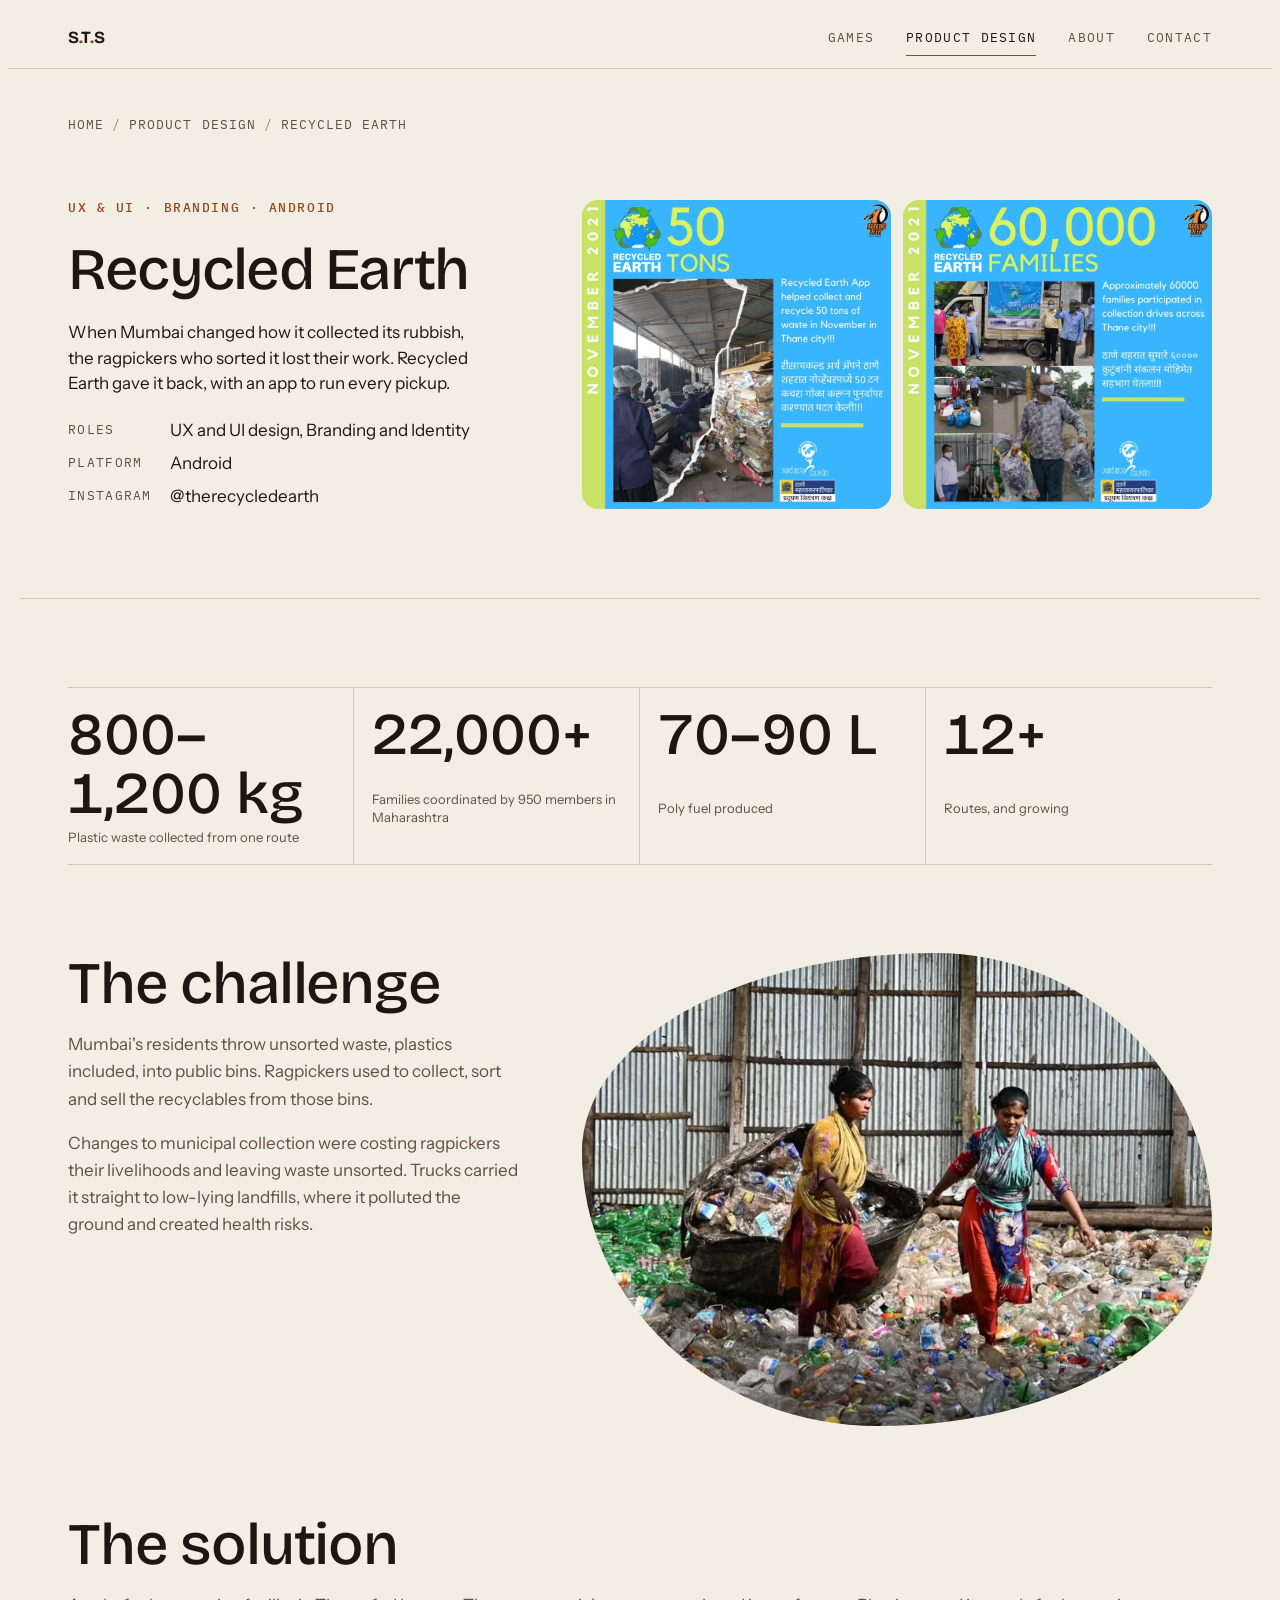
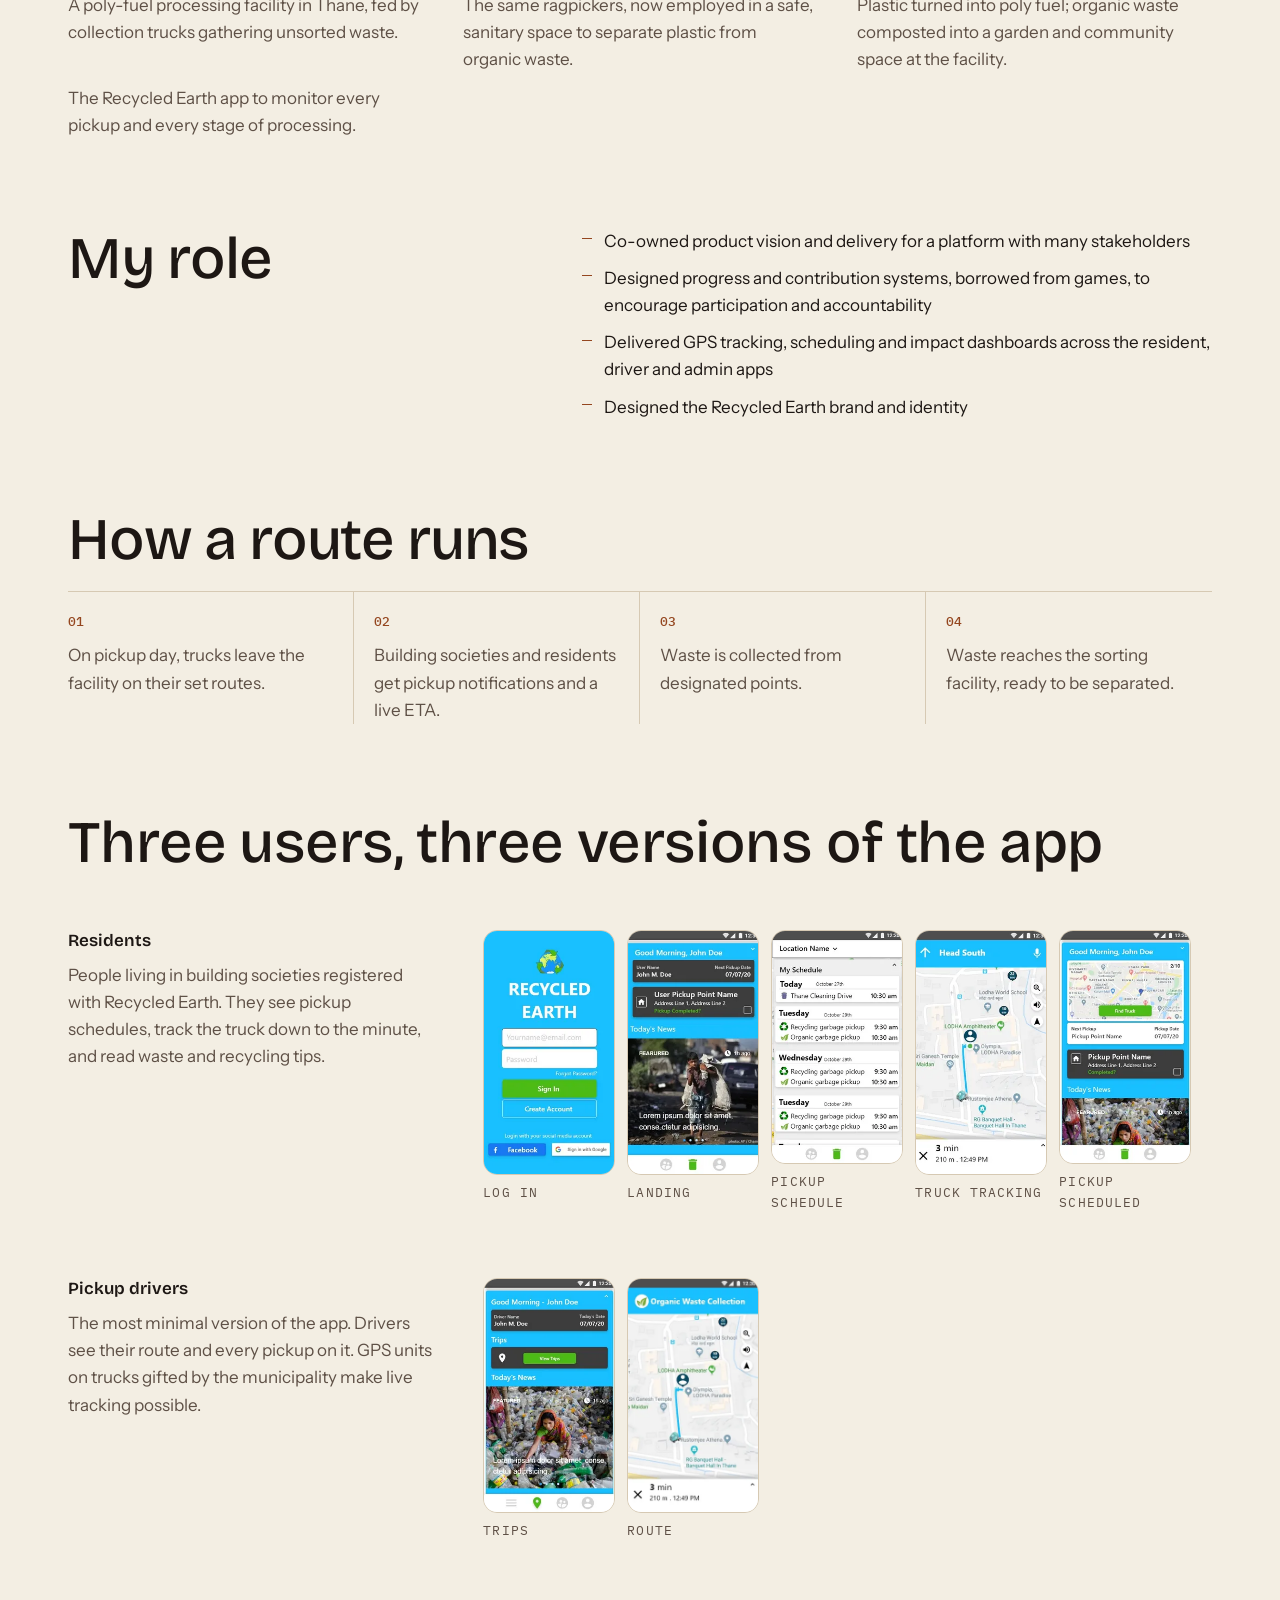
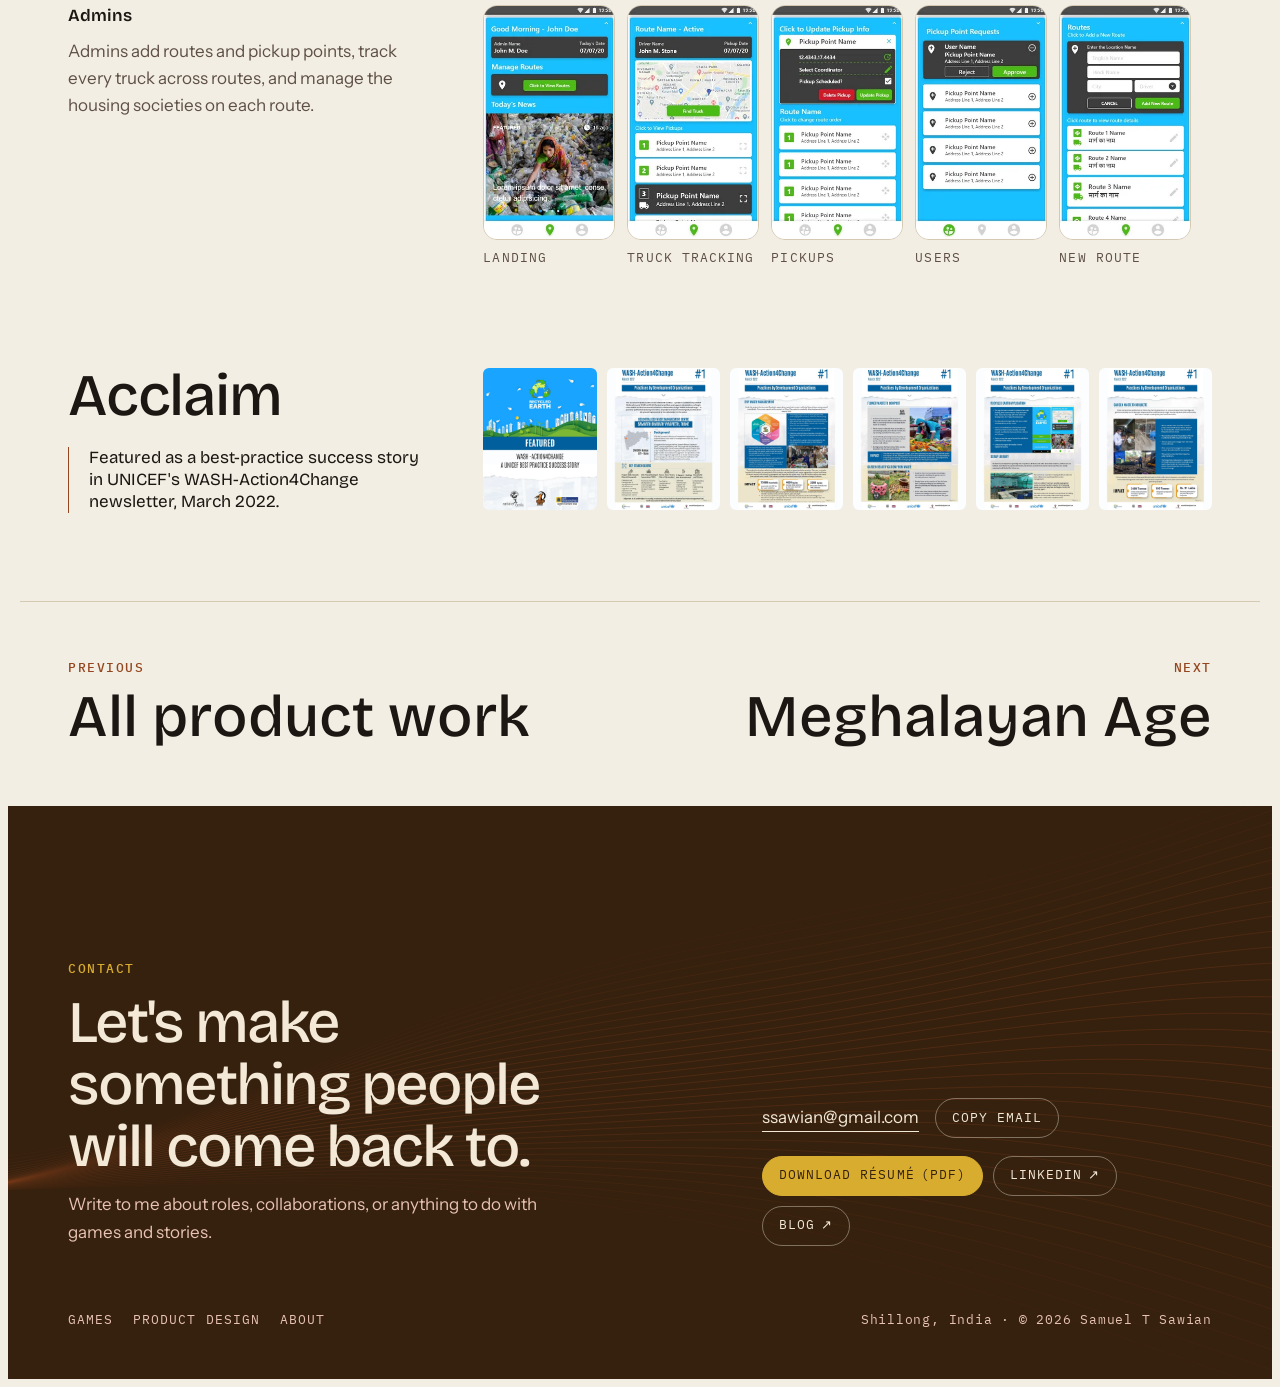
<file: product/recycled-earth/index.html>
<!doctype html>
<html lang="en-IN">
<head>
<meta charset="utf-8">
<meta name="viewport" content="width=device-width, initial-scale=1, viewport-fit=cover">
<title>Recycled Earth | UX Case Study | Samuel T Sawian</title>
<meta name="description" content="UX case study: an Android app that schedules and tracks waste collection for 22,000+ families in Maharashtra, run by Mumbai&#x27;s ragpickers. Featured by UNICEF.">
<meta name="author" content="Samuel T Sawian">
<meta name="robots" content="index, follow, max-image-preview:large">
<link rel="canonical" href="https://degrimboy.github.io/portfolio/product/recycled-earth/">
<meta name="theme-color" content="#f3eee3">
<meta name="color-scheme" content="light">
<link rel="icon" href="../../favicon.ico" sizes="32x32">
<link rel="icon" href="../../assets/favicon.svg" type="image/svg+xml">
<link rel="apple-touch-icon" href="../../assets/apple-touch-icon.png">
<link rel="manifest" href="../../site.webmanifest">
<link rel="preload" href="../../assets/fonts/bricolage-grotesque-latin-wght-normal.woff2" as="font" type="font/woff2" crossorigin>
<link rel="preload" href="../../assets/fonts/instrument-sans-latin-400-normal.woff2" as="font" type="font/woff2" crossorigin>
<link rel="stylesheet" href="../../assets/site.css">
<link rel="stylesheet" href="../../assets/theme-wallpaper.css">
<meta property="og:site_name" content="Samuel T Sawian">
<meta property="og:type" content="article">
<meta property="og:title" content="Recycled Earth | UX Case Study | Samuel T Sawian">
<meta property="og:description" content="UX case study: an Android app that schedules and tracks waste collection for 22,000+ families in Maharashtra, run by Mumbai&#x27;s ragpickers. Featured by UNICEF.">
<meta property="og:url" content="https://degrimboy.github.io/portfolio/product/recycled-earth/">
<meta property="og:image" content="https://degrimboy.github.io/portfolio/assets/og/recycled-earth.jpg">
<meta property="og:image:width" content="1200">
<meta property="og:image:height" content="630">
<meta property="og:image:alt" content="Recycled Earth | UX Case Study | Samuel T Sawian">
<meta property="og:locale" content="en_IN">
<meta name="twitter:card" content="summary_large_image">
<meta name="twitter:title" content="Recycled Earth | UX Case Study | Samuel T Sawian">
<meta name="twitter:description" content="UX case study: an Android app that schedules and tracks waste collection for 22,000+ families in Maharashtra, run by Mumbai&#x27;s ragpickers. Featured by UNICEF.">
<meta name="twitter:image" content="https://degrimboy.github.io/portfolio/assets/og/recycled-earth.jpg">
<script type="application/ld+json">{"@context": "https://schema.org", "@graph": [{"@type": "WebPage", "name": "Recycled Earth | UX Case Study | Samuel T Sawian", "description": "UX case study: an Android app that schedules and tracks waste collection for 22,000+ families in Maharashtra, run by Mumbai's ragpickers. Featured by UNICEF.", "inLanguage": "en-IN", "url": "https://degrimboy.github.io/portfolio/product/recycled-earth/", "isPartOf": {"@id": "https://degrimboy.github.io/portfolio/#website"}, "primaryImageOfPage": "https://degrimboy.github.io/portfolio/assets/og/recycled-earth.jpg", "about": {"@type": "SoftwareApplication", "name": "Recycled Earth", "description": "A mobile app to schedule and track household waste pickup and processing.", "creator": {"@type": "Person", "name": "Samuel T Sawian"}, "operatingSystem": "Android", "applicationCategory": "UtilitiesApplication"}}, {"@type": "BreadcrumbList", "itemListElement": [{"@type": "ListItem", "position": 1, "name": "Home", "item": "https://degrimboy.github.io/portfolio/"}, {"@type": "ListItem", "position": 2, "name": "Product design", "item": "https://degrimboy.github.io/portfolio/product/"}, {"@type": "ListItem", "position": 3, "name": "Recycled Earth", "item": "https://degrimboy.github.io/portfolio/product/recycled-earth/"}]}]}</script>
<script src="../../assets/site.js" defer></script>
</head>
<body>
<a class="skip" href="#main">Skip to content</a>
<header class="top">
  <div class="wrap">
    <a class="mark" href="../../" aria-label="S.T.S, Samuel T Sawian, home">S<span>.</span>T<span>.</span>S</a>
    <div class="top-right">
      <nav class="nav" aria-label="Main"><a href="../../games/">Games</a><a href="../../product/" aria-current="page">Product design</a><a href="../../about/">About</a><a href="#contact">Contact</a></nav>
      
    </div>
  </div>
</header>
<main id="main">
<nav class="crumbs wrap" aria-label="Breadcrumb"><ol><li><a href="../../">Home</a></li><li><a href="../../product/">Product design</a></li><li aria-current="page">Recycled Earth</li></ol></nav>
<header class="page-head wrap">
    <div class="p-text">
      <span class="label">UX &amp; UI · Branding · Android</span>
      <h1>Recycled Earth</h1>
      <p class="summary">When Mumbai changed how it collected its rubbish, the ragpickers who sorted it lost their work. Recycled Earth gave it back, with an app to run every pickup.</p>
      <dl class="facts"><dt>Roles</dt><dd>UX and UI design, Branding and Identity</dd><dt>Platform</dt><dd>Android</dd><dt>Instagram</dt><dd>@therecycledearth</dd></dl>
    </div>
    <div class="p-media" style="display:grid;grid-template-columns:minmax(0,1fr) minmax(0,1fr);gap:12px;align-items:center">
      <button type="button" class="zoom-btn" aria-label="Enlarge image: Recycled Earth post: 50 tons of waste collected in November 2021"><img src="../../assets/img/re-poster-50.webp" alt="Recycled Earth post: 50 tons of waste collected in November 2021" width="820" height="820" style="border-radius:16px" fetchpriority="high"><span class="zoom-hint" aria-hidden="true">⤢</span></button>
      <button type="button" class="zoom-btn" aria-label="Enlarge image: Recycled Earth post: 60,000 families took part"><img src="../../assets/img/re-poster-60k.webp" alt="Recycled Earth post: 60,000 families took part" width="820" height="820" style="border-radius:16px" decoding="async"><span class="zoom-hint" aria-hidden="true">⤢</span></button>
    </div>
  </header>
  <div class="wrap page-body">
    <div class="stats-inline">
      <div><b>800–1,200 kg</b><span>Plastic waste collected from one route</span></div>
      <div><b>22,000+</b><span>Families coordinated by 950 members in Maharashtra</span></div>
      <div><b>70–90 L</b><span>Poly fuel produced</span></div>
      <div><b>12+</b><span>Routes, and growing</span></div>
    </div>
    <section class="case-head">
      <div class="block">
        <h2>The challenge</h2>
        <div class="prose"><p>Mumbai's residents throw unsorted waste, plastics included, into public bins. Ragpickers used to collect, sort and sell the recyclables from those bins.</p><p>Changes to municipal collection were costing ragpickers their livelihoods and leaving waste unsorted. Trucks carried it straight to low-lying landfills, where it polluted the ground and created health risks.</p></div>
      </div>
      <div class="blob b2" style="aspect-ratio:4/3"><button type="button" class="zoom-btn" aria-label="Enlarge image: Two women sorting plastic waste in a recycling shed"><img src="../../assets/img/re-challenge.webp" srcset="../../assets/img/re-challenge-800.webp 800w, ../../assets/img/re-challenge.webp 1260w" sizes="(max-width: 900px) 100vw, 60vw" alt="Two women sorting plastic waste in a recycling shed" width="1260" height="951" loading="lazy" decoding="async"><span class="zoom-hint" aria-hidden="true">⤢</span></button></div>
    </section>
    <section class="block">
      <h2>The solution</h2>
      <div class="prose" style="max-width:none;grid-template-columns:repeat(auto-fit,minmax(min(100%,260px),1fr));gap:12px 40px">
        <p>A poly-fuel processing facility in Thane, fed by collection trucks gathering unsorted waste.</p>
        <p>The same ragpickers, now employed in a safe, sanitary space to separate plastic from organic waste.</p>
        <p>Plastic turned into poly fuel; organic waste composted into a garden and community space at the facility.</p>
        <p>The Recycled Earth app to monitor every pickup and every stage of processing.</p>
      </div>
    </section>
    <section class="cols">
      <h2>My role</h2>
      <ul class="highlights"><li>Co-owned product vision and delivery for a platform with many stakeholders</li><li>Designed progress and contribution systems, borrowed from games, to encourage participation and accountability</li><li>Delivered GPS tracking, scheduling and impact dashboards across the resident, driver and admin apps</li><li>Designed the Recycled Earth brand and identity</li></ul>
    </section>
    <section class="block">
      <h2>How a route runs</h2>
      <ol class="steps">
        <li><b>01</b><span>On pickup day, trucks leave the facility on their set routes.</span></li>
        <li><b>02</b><span>Building societies and residents get pickup notifications and a live ETA.</span></li>
        <li><b>03</b><span>Waste is collected from designated points.</span></li>
        <li><b>04</b><span>Waste reaches the sorting facility, ready to be separated.</span></li>
      </ol>
    </section>
    <section class="users" aria-labelledby="users-title">
      <h2 id="users-title" style="font-size:var(--fs-l)">Three users, three versions of the app</h2>
      <div class="user">
        <div><h3 style="font-size:var(--fs-m);margin-bottom:10px">Residents</h3><div class="prose"><p>People living in building societies registered with Recycled Earth. They see pickup schedules, track the truck down to the minute, and read waste and recycling tips.</p></div></div>
        <div class="phones" tabindex="0" aria-label="Resident app screens, scrollable">
          <figure class="phone" style="margin:0"><button type="button" class="zoom-btn" aria-label="Enlarge image: Resident app login screen"><img src="../../assets/img/re-res-login.webp" alt="Resident app login screen" width="252" height="448" loading="lazy" decoding="async"><span class="zoom-hint" aria-hidden="true">⤢</span></button><figcaption>Log in</figcaption></figure><figure class="phone" style="margin:0"><button type="button" class="zoom-btn" aria-label="Enlarge image: Resident landing page with pickup status"><img src="../../assets/img/re-res-home.webp" alt="Resident landing page with pickup status" width="252" height="448" loading="lazy" decoding="async"><span class="zoom-hint" aria-hidden="true">⤢</span></button><figcaption>Landing</figcaption></figure><figure class="phone" style="margin:0"><button type="button" class="zoom-btn" aria-label="Enlarge image: Resident pickup schedule"><img src="../../assets/img/re-res-schedule.webp" alt="Resident pickup schedule" width="252" height="448" loading="lazy" decoding="async"><span class="zoom-hint" aria-hidden="true">⤢</span></button><figcaption>Pickup schedule</figcaption></figure><figure class="phone" style="margin:0"><button type="button" class="zoom-btn" aria-label="Enlarge image: Live truck tracking map"><img src="../../assets/img/re-res-track.webp" alt="Live truck tracking map" width="252" height="448" loading="lazy" decoding="async"><span class="zoom-hint" aria-hidden="true">⤢</span></button><figcaption>Truck tracking</figcaption></figure><figure class="phone" style="margin:0"><button type="button" class="zoom-btn" aria-label="Enlarge image: Landing page with a pickup scheduled"><img src="../../assets/img/re-res-pickup.webp" alt="Landing page with a pickup scheduled" width="252" height="448" loading="lazy" decoding="async"><span class="zoom-hint" aria-hidden="true">⤢</span></button><figcaption>Pickup scheduled</figcaption></figure>
        </div>
      </div>
      <div class="user">
        <div><h3 style="font-size:var(--fs-m);margin-bottom:10px">Pickup drivers</h3><div class="prose"><p>The most minimal version of the app. Drivers see their route and every pickup on it. GPS units on trucks gifted by the municipality make live tracking possible.</p></div></div>
        <div class="phones"><figure class="phone" style="margin:0"><button type="button" class="zoom-btn" aria-label="Enlarge image: Driver landing page with today&#x27;s trips"><img src="../../assets/img/re-drv-home.webp" alt="Driver landing page with today&#x27;s trips" width="252" height="448" loading="lazy" decoding="async"><span class="zoom-hint" aria-hidden="true">⤢</span></button><figcaption>Trips</figcaption></figure><figure class="phone" style="margin:0"><button type="button" class="zoom-btn" aria-label="Enlarge image: Driver route map"><img src="../../assets/img/re-map.webp" alt="Driver route map" width="288" height="512" loading="lazy" decoding="async"><span class="zoom-hint" aria-hidden="true">⤢</span></button><figcaption>Route</figcaption></figure></div>
      </div>
      <div class="user">
        <div><h3 style="font-size:var(--fs-m);margin-bottom:10px">Admins</h3><div class="prose"><p>Admins add routes and pickup points, track every truck across routes, and manage the housing societies on each route.</p></div></div>
        <div class="phones" tabindex="0" aria-label="Admin app screens, scrollable">
          <figure class="phone" style="margin:0"><button type="button" class="zoom-btn" aria-label="Enlarge image: Admin landing page with route management"><img src="../../assets/img/re-adm-home.webp" alt="Admin landing page with route management" width="252" height="448" loading="lazy" decoding="async"><span class="zoom-hint" aria-hidden="true">⤢</span></button><figcaption>Landing</figcaption></figure><figure class="phone" style="margin:0"><button type="button" class="zoom-btn" aria-label="Enlarge image: Active truck tracking on a route"><img src="../../assets/img/re-adm-route.webp" alt="Active truck tracking on a route" width="252" height="448" loading="lazy" decoding="async"><span class="zoom-hint" aria-hidden="true">⤢</span></button><figcaption>Truck tracking</figcaption></figure><figure class="phone" style="margin:0"><button type="button" class="zoom-btn" aria-label="Enlarge image: Pickup point management"><img src="../../assets/img/re-adm-pickups.webp" alt="Pickup point management" width="252" height="448" loading="lazy" decoding="async"><span class="zoom-hint" aria-hidden="true">⤢</span></button><figcaption>Pickups</figcaption></figure><figure class="phone" style="margin:0"><button type="button" class="zoom-btn" aria-label="Enlarge image: Pickup point requests from users"><img src="../../assets/img/re-adm-users.webp" alt="Pickup point requests from users" width="252" height="448" loading="lazy" decoding="async"><span class="zoom-hint" aria-hidden="true">⤢</span></button><figcaption>Users</figcaption></figure><figure class="phone" style="margin:0"><button type="button" class="zoom-btn" aria-label="Enlarge image: Adding a new route"><img src="../../assets/img/re-adm-new.webp" alt="Adding a new route" width="252" height="448" loading="lazy" decoding="async"><span class="zoom-hint" aria-hidden="true">⤢</span></button><figcaption>New route</figcaption></figure>
        </div>
      </div>
    </section>
    <section class="acclaim">
      <div class="block">
        <h2>Acclaim</h2>
        <p class="pull">Featured as a best-practice success story in UNICEF's WASH-Action4Change newsletter, March 2022.</p>
      </div>
      <div class="pages">
        <button type="button" class="zoom-btn" aria-label="Enlarge image: UNICEF WASH-Action4Change feature cover"><img src="../../assets/img/re-unicef.webp" alt="UNICEF WASH-Action4Change feature cover" width="656" height="820" loading="lazy" decoding="async"><span class="zoom-hint" aria-hidden="true">⤢</span></button><button type="button" class="zoom-btn" aria-label="Enlarge image: Newsletter page 1"><img src="../../assets/img/re-unicef-1.webp" alt="Newsletter page 1" width="656" height="820" loading="lazy" decoding="async"><span class="zoom-hint" aria-hidden="true">⤢</span></button><button type="button" class="zoom-btn" aria-label="Enlarge image: Newsletter page 2"><img src="../../assets/img/re-unicef-2.webp" alt="Newsletter page 2" width="656" height="820" loading="lazy" decoding="async"><span class="zoom-hint" aria-hidden="true">⤢</span></button><button type="button" class="zoom-btn" aria-label="Enlarge image: Newsletter page 3"><img src="../../assets/img/re-unicef-3.webp" alt="Newsletter page 3" width="656" height="820" loading="lazy" decoding="async"><span class="zoom-hint" aria-hidden="true">⤢</span></button><button type="button" class="zoom-btn" aria-label="Enlarge image: Newsletter page 4"><img src="../../assets/img/re-unicef-4.webp" alt="Newsletter page 4" width="656" height="820" loading="lazy" decoding="async"><span class="zoom-hint" aria-hidden="true">⤢</span></button><button type="button" class="zoom-btn" aria-label="Enlarge image: Newsletter page 5"><img src="../../assets/img/re-unicef-5.webp" alt="Newsletter page 5" width="656" height="820" loading="lazy" decoding="async"><span class="zoom-hint" aria-hidden="true">⤢</span></button>
      </div>
    </section>
  </div>
  <nav class="next wrap" aria-label="More projects">
  <a href="../../product/"><span class="label">Previous</span><b>All product work</b></a>
  <a href="../../product/meghalayan-age/"><span class="label">Next</span><b>Meghalayan Age</b></a>
</nav>
</main>
<footer class="end" id="contact" aria-labelledby="contact-title">
  <canvas id="waves2" aria-hidden="true"></canvas>
  <div class="wrap foot">
    <div class="contact">
      <div>
        <p class="label">Contact</p>
        <h2 id="contact-title">Let's make something people will come back to.</h2>
        <p class="contact-note">Write to me about roles, collaborations, or anything to do with games and stories.</p>
      </div>
      <div class="contact-actions">
        <div class="email-row"><a class="email" href="mailto:ssawian@gmail.com">ssawian@gmail.com</a><button type="button" class="btn copy" data-copy="ssawian@gmail.com">Copy email</button></div>
        <div class="actions">
          <a class="btn solid" href="../../assets/docs/SamuelTSawian_Resume.pdf" download>Download résumé <span class="hint">(PDF)</span></a>
          <a class="btn" href="https://www.linkedin.com/in/samuelsawian" target="_blank" rel="noopener">LinkedIn<span class="visually-hidden"> (opens in a new tab)</span><span aria-hidden="true"> ↗</span></a>
          <a class="btn" href="https://samuelsawian.substack.com/" target="_blank" rel="noopener">Blog<span class="visually-hidden"> (opens in a new tab)</span><span aria-hidden="true"> ↗</span></a>
        </div>
      </div>
    </div>
    <div class="row"><ul class="foot-links"><li><a href="../../games/">Games</a></li><li><a href="../../product/">Product design</a></li><li><a href="../../about/">About</a></li></ul><span>Shillong, India · © 2026 Samuel T Sawian</span></div>
  </div>
</footer>

<dialog class="lb" id="lb" aria-label="Image viewer">
  <button type="button" id="lbClose">Close</button>
  <img id="lbImg" alt="">
  <p id="lbCap"></p>
</dialog>
</body>
</html>
</file>
<file: assets/site.css>
/* Generated from _src/base.css + _src/extra.css. Edit those, then run _src/build.py. */
@font-face{font-family:"Bricolage Grotesque";src:url(fonts/bricolage-grotesque-latin-wght-normal.woff2) format("woff2");font-weight:200 800;font-style:normal;font-display:swap}
@font-face{font-family:"Instrument Sans";src:url(fonts/instrument-sans-latin-400-normal.woff2) format("woff2");font-weight:400;font-style:normal;font-display:swap}
@font-face{font-family:"Instrument Sans";src:url(fonts/instrument-sans-latin-500-normal.woff2) format("woff2");font-weight:500;font-style:normal;font-display:swap}
@font-face{font-family:"Instrument Sans";src:url(fonts/instrument-sans-latin-600-normal.woff2) format("woff2");font-weight:600;font-style:normal;font-display:swap}
@font-face{font-family:"IBM Plex Mono";src:url(fonts/ibm-plex-mono-latin-400-normal.woff2) format("woff2");font-weight:400;font-style:normal;font-display:swap}
@font-face{font-family:"IBM Plex Mono";src:url(fonts/ibm-plex-mono-latin-500-normal.woff2) format("woff2");font-weight:500;font-style:normal;font-display:swap}
.visually-hidden{position:absolute!important;width:1px;height:1px;padding:0;margin:-1px;overflow:hidden;clip:rect(0,0,0,0);white-space:nowrap;border:0}
.h3like{font-size:var(--fs-l);letter-spacing:-.025em}

/* Layout: slide-deck spreads on a charcoal ground — big left-set titles, teal mono labels, images cropped into organic blobs, flowing teal wave lines as the one motif. Single dark look, by choice, matching the source decks. */
:root{
  --bg:#131615;
  --surface:#1a1e1d;
  --line:#2a3130;
  --fg:#eceeed;
  --muted:#98a39f;
  --accent:#57ffdc;
  --accent-dim:#2c7f6e;
  --display:"Bricolage Grotesque", "Avenir Next", "Segoe UI", system-ui, sans-serif;
  --body:"Instrument Sans", "Helvetica Neue", "Segoe UI", system-ui, sans-serif;
  --mono:"IBM Plex Mono", ui-monospace, "SFMono-Regular", Menlo, monospace;
  /* Three type sizes only: large (headings, big numbers), medium (all reading text), small (labels, captions, buttons) */
  --fs-l:clamp(2.25rem, 4.6vw, 3.75rem); --fs-m:1.0625rem; --fs-s:.8125rem;
  --gut:clamp(16px, 4vw, 48px);
  --max:1240px;
  color-scheme:dark;
}
*{box-sizing:border-box}
html{scroll-behavior:smooth;scroll-padding-top:72px}
@media (prefers-reduced-motion:reduce){html{scroll-behavior:auto}}
body{background:var(--bg);color:var(--fg);font-family:var(--body);font-size:var(--fs-m);line-height:1.6;-webkit-font-smoothing:antialiased;overflow-x:hidden}
img{max-width:100%;display:block;height:auto}
a{color:inherit}
a:focus-visible,button:focus-visible{outline:2px solid var(--accent);outline-offset:3px;border-radius:4px}
h1,h2,h3{font-family:var(--display);font-weight:500;line-height:1.05;margin:0;text-wrap:balance;letter-spacing:-.01em}
h1,h2{font-size:var(--fs-l)}
h3,h4,h5,h6{font-size:var(--fs-m);font-weight:600;letter-spacing:0;line-height:1.3}
small,figcaption{font-size:var(--fs-s)}
button,input,select,textarea{font-size:inherit}
p{margin:0}
.wrap{max-width:var(--max);margin-inline:auto;padding-inline:var(--gut)}
.label{font-family:var(--mono);font-size:var(--fs-s);letter-spacing:.12em;text-transform:uppercase;color:var(--accent);font-weight:500}
.muted{color:var(--muted)}
.prose{max-width:62ch;display:grid;gap:1em}
.prose p{color:var(--muted)}

/* header */
.top{position:sticky;top:env(safe-area-inset-top,0px);z-index:20;background:color-mix(in srgb, var(--bg) 82%, transparent);backdrop-filter:blur(10px);-webkit-backdrop-filter:blur(10px);border-bottom:1px solid var(--line)}
.top .wrap{display:flex;align-items:center;justify-content:space-between;gap:16px;height:60px}
.mark{font-family:var(--display);font-weight:700;font-size:var(--fs-m);text-decoration:none;letter-spacing:-.02em}
.mark span{color:var(--accent)}
.nav{display:flex;gap:clamp(14px,3vw,32px);font-family:var(--mono);font-size:var(--fs-s);letter-spacing:.1em;text-transform:uppercase}
.nav a{text-decoration:none;color:var(--muted);transition:color .2s}
.nav a:hover{color:var(--accent)}

/* hero */
.hero{position:relative;overflow:hidden;border-bottom:1px solid var(--line)}
#waves{position:absolute;inset:0;width:100%;height:100%;pointer-events:none;opacity:.9}
.hero .wrap{position:relative;display:grid;grid-template-columns:minmax(0,1.25fr) minmax(0,.75fr);gap:clamp(24px,5vw,72px);align-items:center;padding-block:clamp(48px,9vw,112px) clamp(40px,7vw,88px)}
.hero h1{font-size:var(--fs-l);font-weight:500;letter-spacing:-.035em;line-height:.92}
.hero h1 em{font-style:normal;color:var(--accent)}
.tagline{margin-top:20px}
.lede{margin-top:28px;font-size:var(--fs-m);max-width:40ch;color:var(--fg);line-height:1.5}
.lede span{color:var(--muted)}
.portrait{justify-self:end;width:100%;max-width:380px;aspect-ratio:4/5;overflow:hidden;border-radius:58% 42% 47% 53% / 46% 55% 45% 54%;animation:morph 18s ease-in-out infinite alternate;background:var(--surface)}
.portrait img{width:100%;height:100%;object-fit:cover;object-position:50% 30%;filter:grayscale(1) contrast(1.05)}
@keyframes morph{to{border-radius:44% 56% 60% 40% / 56% 42% 58% 44%}}

.stats{display:grid;grid-template-columns:repeat(4,minmax(0,1fr));border-top:1px solid var(--line);position:relative;background:color-mix(in srgb, var(--bg) 70%, transparent)}
.stat{padding:24px var(--gut) 28px;border-right:1px solid var(--line);display:grid;gap:6px;align-content:start}
.stat:last-child{border-right:0}
.stat b{font-family:var(--display);font-weight:500;font-size:var(--fs-l);line-height:1;letter-spacing:-.02em;font-variant-numeric:tabular-nums}
.stat span{font-size:var(--fs-s);color:var(--muted);line-height:1.4}

/* now */
.now{border-bottom:1px solid var(--line)}
.now .wrap{display:grid;grid-template-columns:minmax(0,220px) minmax(0,1fr);gap:24px;padding-block:40px;align-items:baseline}
.now p{font-family:var(--display);font-size:var(--fs-m);line-height:1.25;max-width:36ch}
.now p i{font-style:italic;color:var(--accent)}
.now small{display:block;margin-top:10px;font-family:var(--body);font-size:var(--fs-m);color:var(--muted)}

/* section heads */
.section{padding-block:clamp(64px,10vw,128px)}
.section-head{display:grid;grid-template-columns:minmax(0,1fr) minmax(0,1fr);gap:24px;align-items:end;margin-bottom:clamp(40px,7vw,88px)}
.section-head h2{font-size:var(--fs-l);letter-spacing:-.03em}
.section-head p{color:var(--muted);max-width:46ch;justify-self:end}

/* project spread */
.project{display:grid;grid-template-columns:minmax(0,5fr) minmax(0,7fr);gap:clamp(28px,5vw,72px);align-items:center;padding-block:clamp(40px,6vw,72px);border-top:1px solid var(--line)}
.project.flip{grid-template-columns:minmax(0,7fr) minmax(0,5fr)}
.project.flip .p-text{order:2}
.p-text{display:grid;gap:20px;align-content:start;min-width:0}
.p-text h3{font-size:var(--fs-l);letter-spacing:-.025em}
.p-text .summary{font-size:var(--fs-m);line-height:1.5;max-width:38ch}
.facts{display:grid;grid-template-columns:auto 1fr;gap:6px 18px;font-size:var(--fs-m);margin:0}
.facts dt{font-family:var(--mono);font-size:var(--fs-s);letter-spacing:.1em;text-transform:uppercase;color:var(--muted);padding-top:3px}
.facts dd{margin:0}
.highlights{list-style:none;margin:0;padding:0;display:grid;gap:10px}
.highlights li{position:relative;padding-left:22px;color:var(--fg)}
.highlights li::before{content:"";position:absolute;left:0;top:.62em;width:10px;height:1px;background:var(--accent)}
.highlights li strong{font-weight:600;color:var(--accent);font-variant-numeric:tabular-nums}
.blob{overflow:hidden;background:var(--surface);border-radius:46% 54% 42% 58% / 52% 44% 56% 48%}
.blob.b2{border-radius:56% 44% 53% 47% / 42% 58% 42% 58%}
.blob.b3{border-radius:38% 62% 55% 45% / 55% 40% 60% 45%}
.blob img{width:100%;height:100%;object-fit:cover}
.p-media{min-width:0;position:relative}
.p-media .blob{aspect-ratio:4/3}
.p-media .icon{position:absolute;width:64px;height:64px;border-radius:14px;bottom:4%;left:-2%;box-shadow:0 10px 30px rgba(0,0,0,.5);border:2px solid var(--bg)}
.flip .p-media .icon{left:auto;right:-2%}
.zoom{cursor:zoom-in;transition:transform .5s cubic-bezier(.2,.7,.2,1)}
.blob:hover .zoom{transform:scale(1.03)}

/* case study */
.case{border-top:1px solid var(--line);padding-block:clamp(40px,6vw,72px);display:grid;gap:clamp(32px,5vw,56px)}
.case-head{display:grid;grid-template-columns:minmax(0,5fr) minmax(0,7fr);gap:clamp(28px,5vw,72px);align-items:start}
.two{display:grid;grid-template-columns:repeat(2,minmax(0,1fr));gap:clamp(24px,4vw,56px)}
.two h4,.case h4{font-family:var(--display);font-weight:500;font-size:var(--fs-m);margin:0 0 14px}
.shots{display:grid;grid-template-columns:repeat(4,minmax(0,1fr));gap:12px}
.shots img{border-radius:10px;border:1px solid var(--line);width:100%;aspect-ratio:712/496;object-fit:cover}
.pull{font-family:var(--display);font-size:var(--fs-m);line-height:1.3;max-width:34ch;padding-left:20px;border-left:1px solid var(--accent)}

/* small game cards */
.more{border-top:1px solid var(--line);padding-top:clamp(40px,6vw,72px)}
.more > .label{display:block;margin-bottom:28px}
.cards{display:grid;grid-template-columns:repeat(3,minmax(0,1fr));gap:clamp(20px,3vw,36px)}
.card{display:grid;gap:14px;align-content:start;min-width:0}
.card .blob{aspect-ratio:16/10}
.card h3{font-size:var(--fs-m)}
.card p{color:var(--muted);font-size:var(--fs-m)}
.card .meta{font-family:var(--mono);font-size:var(--fs-s);letter-spacing:.06em;color:var(--muted);text-transform:uppercase}

/* gameloft band */
.band{position:relative;margin-block:clamp(40px,6vw,72px) 0;border-radius:28px;overflow:hidden;min-height:420px;display:flex;align-items:flex-end;background:var(--surface)}
.band > img{position:absolute;inset:0;width:100%;height:100%;object-fit:cover;opacity:.55}
.band::after{content:"";position:absolute;inset:0;background:linear-gradient(to top, var(--bg) 8%, transparent 75%)}
.band-inner{position:relative;z-index:1;padding:clamp(20px,4vw,48px);display:grid;grid-template-columns:minmax(0,1fr) auto;gap:24px;align-items:end;width:100%}
.band h3{font-size:var(--fs-l)}
.band ul{list-style:none;padding:0;margin:14px 0 0;display:flex;flex-wrap:wrap;gap:6px 18px;color:var(--fg)}
.icons{display:grid;grid-template-columns:repeat(4,56px);gap:10px}
.icons img{width:56px;height:56px;object-fit:cover;border-radius:12px;box-shadow:0 6px 20px rgba(0,0,0,.45)}

/* product */
.product-zone{background:var(--surface);border-block:1px solid var(--line)}
.product-zone .project,.product-zone .case{border-color:var(--line)}
.steps{list-style:none;margin:0;padding:0;display:grid;grid-template-columns:repeat(4,minmax(0,1fr));gap:0;border-top:1px solid var(--line)}
.steps li{padding:20px 20px 0 0;display:grid;gap:10px;align-content:start;border-right:1px solid var(--line);padding-right:20px}
.steps li + li{padding-left:20px}
.steps li:last-child{border-right:0}
.steps b{font-family:var(--mono);color:var(--accent);font-weight:500;font-size:var(--fs-s)}
.users{display:grid;gap:clamp(36px,5vw,56px)}
.user{display:grid;grid-template-columns:minmax(0,4fr) minmax(0,8fr);gap:clamp(24px,4vw,56px);align-items:start}
.user h4{margin-bottom:10px}
.user .prose{gap:.75em}
.phones{display:flex;gap:12px;overflow-x:auto;padding-bottom:8px;scroll-snap-type:x mandatory}
.phone{flex:0 0 auto;width:132px;display:grid;gap:8px;scroll-snap-align:start}
.phone img{width:132px;aspect-ratio:252/448;object-fit:cover;border-radius:14px;border:1px solid var(--line)}
.phone span{font-family:var(--mono);font-size:var(--fs-s);letter-spacing:.08em;text-transform:uppercase;color:var(--muted)}
.acclaim{display:grid;grid-template-columns:minmax(0,4fr) minmax(0,8fr);gap:clamp(24px,4vw,56px);align-items:center}
.pages{display:grid;grid-template-columns:repeat(6,minmax(0,1fr));gap:10px}
.pages img{border-radius:6px;aspect-ratio:656/820;object-fit:cover;width:100%}
.stats-inline{display:grid;grid-template-columns:repeat(4,minmax(0,1fr));gap:0;border-block:1px solid var(--line)}
.stats-inline div{padding:18px 18px 18px 0;display:grid;gap:4px;border-right:1px solid var(--line)}
.stats-inline div + div{padding-left:18px}
.stats-inline div:last-child{border-right:0}
.stats-inline b{font-family:var(--display);font-weight:500;font-size:var(--fs-l);line-height:1;font-variant-numeric:tabular-nums}
.stats-inline span{font-size:var(--fs-s);color:var(--muted);line-height:1.4}

.gallery{display:grid;grid-template-columns:1.4fr 1fr 1fr;grid-template-rows:auto auto;gap:12px}
.gallery img{width:100%;height:100%;object-fit:cover;border-radius:12px}
.gallery .g-a{grid-row:span 2}
.paper{background:#f2efe9;color:#1b1b1b;border-radius:20px;padding:clamp(24px,4vw,48px);display:grid;grid-template-columns:minmax(0,7fr) minmax(0,5fr);gap:clamp(24px,4vw,48px);align-items:center}
.paper h4{color:#1b1b1b}
.paper p{color:#4a4a47}
.paper .tags{display:flex;flex-wrap:wrap;gap:6px;margin-top:6px}
.paper .tags span{font-family:var(--mono);font-size:var(--fs-s);border:1px solid #c9c4ba;border-radius:999px;padding:3px 10px;color:#2b2b29}
.paper .logo-tile{background:#151515;border-radius:16px;padding:28px;display:grid;place-items:center}
.pack{display:grid;grid-template-columns:repeat(2,minmax(0,1fr));gap:12px}
.pack img{border-radius:12px;width:100%;aspect-ratio:3/2;object-fit:cover}
.foodline{display:flex;gap:10px;overflow-x:auto;padding-bottom:10px;scroll-snap-type:x proximity}
.foodline img{flex:0 0 auto;height:220px;width:auto;border-radius:10px;scroll-snap-align:start}

/* about */
.about-grid{display:grid;grid-template-columns:minmax(0,7fr) minmax(0,5fr);gap:clamp(40px,6vw,96px)}
.timeline{list-style:none;margin:0;padding:0;position:relative}
.timeline::before{content:"";position:absolute;left:5px;top:10px;bottom:10px;width:1px;background:var(--line)}
.timeline li{position:relative;padding:0 0 26px 32px;display:grid;gap:2px}
.timeline li::before{content:"";position:absolute;left:0;top:7px;width:11px;height:11px;border-radius:50%;background:var(--bg);border:1px solid var(--accent)}
.timeline li:first-child::before{background:var(--accent)}
.timeline .role{font-family:var(--display);font-size:var(--fs-m);font-weight:500}
.timeline .where{color:var(--muted);font-size:var(--fs-m)}
.timeline .when{font-family:var(--mono);font-size:var(--fs-s);letter-spacing:.06em;color:var(--accent);font-variant-numeric:tabular-nums}
.side{display:grid;gap:48px;align-content:start}
.side h3{font-size:var(--fs-m);margin-bottom:18px}
.edu{display:grid;gap:16px}
.edu div{display:grid;gap:2px}
.edu b{font-weight:500}
.edu span{color:var(--muted);font-size:var(--fs-m)}
.awards{list-style:none;margin:0;padding:0;display:grid;gap:14px}
.awards li{display:grid;gap:2px;padding-bottom:14px;border-bottom:1px solid var(--line)}
.awards li:last-child{border-bottom:0}
.awards b{font-weight:500}
.awards span{color:var(--muted);font-size:var(--fs-m)}


.intro{display:grid;grid-template-columns:minmax(0,3fr) minmax(0,1fr);gap:clamp(24px,4vw,56px);padding-block:0 clamp(48px,7vw,80px);margin-bottom:clamp(48px,7vw,80px);border-bottom:1px solid var(--line)}
.chips{list-style:none;margin:14px 0 0;padding:0;display:flex;flex-wrap:wrap;gap:8px}
.chips li{border:1px solid var(--line);border-radius:999px;padding:6px 14px;font-size:var(--fs-m);color:var(--fg)}
.col-head{font-size:var(--fs-m);margin-bottom:24px}
.timeline .what{color:var(--muted);font-size:var(--fs-m);margin-top:6px;max-width:58ch}
.awards a{text-decoration:none;border-bottom:1px solid var(--accent-dim)}
.awards a:hover{color:var(--accent);border-color:var(--accent)}
.others{display:grid;grid-template-columns:repeat(2,minmax(0,1fr));gap:clamp(24px,4vw,56px)}
.others article{display:grid;gap:10px;align-content:start;padding-top:20px;border-top:1px solid var(--line);min-width:0}
.others h3{font-size:var(--fs-l)}
.others p{color:var(--muted);max-width:60ch}
.others .meta{font-family:var(--mono);font-size:var(--fs-s);letter-spacing:.06em;color:var(--muted);text-transform:uppercase}
@media (max-width:900px){.intro,.others{grid-template-columns:minmax(0,1fr)}}

.play{display:flex;flex-wrap:wrap;gap:8px}
.play a{display:inline-flex;align-items:center;gap:6px;text-decoration:none;font-family:var(--mono);font-size:var(--fs-s);letter-spacing:.08em;text-transform:uppercase;padding:8px 14px;border:1px solid var(--accent-dim);border-radius:999px;color:var(--fg);transition:border-color .2s,color .2s,background .2s}
.play a:hover{border-color:var(--accent);color:var(--accent);background:color-mix(in srgb, var(--accent) 8%, transparent)}
/* footer */
.end{position:relative;overflow:hidden;border-top:1px solid var(--line)}
#waves2{position:absolute;inset:0;width:100%;height:100%;pointer-events:none}
.end .wrap{position:relative;padding-block:clamp(80px,12vw,160px) 40px;display:grid;gap:56px}
.end h2{font-size:var(--fs-l);letter-spacing:-.035em}
.end .row{display:flex;justify-content:space-between;flex-wrap:wrap;gap:12px;font-family:var(--mono);font-size:var(--fs-s);color:var(--muted);letter-spacing:.06em}

/* lightbox */
dialog.lb{border:0;padding:0;background:transparent;max-width:min(92vw,1400px);max-height:92vh}
dialog.lb::backdrop{background:rgba(8,10,10,.88)}
dialog.lb img{max-height:86vh;width:auto;margin:auto;border-radius:10px}
dialog.lb button{position:fixed;top:calc(16px + env(safe-area-inset-top,0px));right:16px;background:var(--surface);color:var(--fg);border:1px solid var(--line);border-radius:999px;padding:8px 16px;font-family:var(--mono);font-size:var(--fs-s);letter-spacing:.1em;text-transform:uppercase;cursor:pointer}
dialog.lb p{color:var(--muted);text-align:center;margin-top:10px;font-size:var(--fs-s)}

/* responsive */
@media (max-width:900px){
  .hero .wrap,.project,.project.flip,.case-head,.two,.user,.acclaim,.about-grid,.paper,.section-head,.now .wrap{grid-template-columns:minmax(0,1fr)}
  .project.flip .p-text{order:0}
  .portrait{justify-self:start;max-width:300px}
  .section-head p{justify-self:start}
  .stats,.stats-inline{grid-template-columns:repeat(2,minmax(0,1fr))}
  .stat:nth-child(2){border-right:0}
  .stat:nth-child(-n+2){border-bottom:1px solid var(--line)}
  .stats-inline div:nth-child(2){border-right:0}
  .stats-inline div:nth-child(3){padding-left:0}
  .stats-inline div:nth-child(-n+2){border-bottom:1px solid var(--line)}
  .cards{grid-template-columns:minmax(0,1fr)}
  .shots{grid-template-columns:repeat(2,minmax(0,1fr))}
  .steps{grid-template-columns:repeat(2,minmax(0,1fr))}
  .steps li{border-right:0;padding:20px 16px 20px 0}
  .steps li + li{padding-left:0}
  .pages{grid-template-columns:repeat(3,minmax(0,1fr))}
  .band-inner{grid-template-columns:minmax(0,1fr)}
  .band{display:block;min-height:0}
  .band > img{position:static;height:220px;opacity:.8}
  .band::after{display:none}
  .gallery{grid-template-columns:1fr 1fr}
  .gallery .g-a{grid-column:span 2;grid-row:auto}
}
@media (max-width:520px){
  .nav{gap:14px;font-size:var(--fs-s)}
  .p-media .icon{width:48px;height:48px}
  .icons{grid-template-columns:repeat(4,48px)}
  .icons img{width:48px;height:48px}
  .foodline img{height:170px}
  .stat{padding-inline:16px}
}
@media (prefers-reduced-motion:reduce){
  .portrait{animation:none}
  .zoom{transition:none}
}

[hidden]{display:none!important}
/* ---------- multi-page additions ---------- */
.skip{position:absolute;left:-9999px;top:calc(8px + env(safe-area-inset-top,0px));z-index:60;background:var(--accent);color:#06110e;padding:10px 16px;border-radius:8px;font-weight:600;text-decoration:none}
.skip:focus{left:16px}
.nav a{padding-block:8px}
.nav a[aria-current="page"]{color:var(--fg);box-shadow:inset 0 -1px 0 var(--accent)}
.section-head h1{font-size:var(--fs-l);letter-spacing:-.03em}

.crumbs{padding-top:clamp(24px,4vw,40px)}
.crumbs ol{list-style:none;display:flex;flex-wrap:wrap;gap:8px;padding:0;margin:0;font-family:var(--mono);font-size:var(--fs-s);letter-spacing:.08em;text-transform:uppercase;color:var(--muted)}
.crumbs li+li::before{content:"/";margin-right:8px;color:var(--accent-dim)}
.crumbs li{display:flex;align-items:center;padding-block:6px}
.crumbs a{text-decoration:none}
.crumbs a:hover{color:var(--accent)}

.page-head{display:grid;grid-template-columns:minmax(0,5fr) minmax(0,7fr);gap:clamp(28px,5vw,72px);align-items:center;padding-block:clamp(28px,5vw,56px) clamp(48px,7vw,88px);border-bottom:1px solid var(--line)}
.page-head h1{font-size:var(--fs-l);letter-spacing:-.03em}
.page-body{display:grid;gap:clamp(48px,7vw,88px);padding-block:clamp(48px,7vw,88px)}
.cols{display:grid;grid-template-columns:minmax(0,5fr) minmax(0,7fr);gap:clamp(28px,5vw,72px);align-items:start}
.cols h2,.block h2{font-size:var(--fs-l);letter-spacing:-.02em}
.block{display:grid;gap:20px}
.block > h2 + .prose{margin-top:-4px}

.btn,.play a{display:inline-flex;align-items:center;gap:6px;min-height:40px;text-decoration:none;font-family:var(--mono);font-size:var(--fs-s);letter-spacing:.08em;text-transform:uppercase;padding:8px 16px;border:1px solid var(--accent-dim);border-radius:999px;color:var(--fg);transition:border-color .2s,color .2s,background .2s}
.btn:hover,.play a:hover{border-color:var(--accent);color:var(--accent);background:color-mix(in srgb, var(--accent) 8%, transparent)}
.btn.solid{background:var(--accent);border-color:var(--accent);color:#06110e}
.btn.solid:hover{background:transparent;color:var(--accent)}
.actions{display:flex;flex-wrap:wrap;gap:10px}

.work-grid{display:grid;grid-template-columns:repeat(3,minmax(0,1fr));gap:clamp(28px,3.5vw,48px) clamp(20px,3vw,40px)}
.work-card{display:grid;gap:12px;align-content:start;text-decoration:none;min-width:0}
.work-card .blob{aspect-ratio:4/3}
.work-card img{transition:transform .5s cubic-bezier(.2,.7,.2,1)}
.work-card:hover img{transform:scale(1.04)}
.work-card h3{font-size:var(--fs-m);transition:color .2s}
.work-card:hover h3,.work-card:focus-visible h3{color:var(--accent)}
.work-card p{color:var(--muted);font-size:var(--fs-m)}
.work-card .meta,.meta{font-family:var(--mono);font-size:var(--fs-s);letter-spacing:.06em;color:var(--muted);text-transform:uppercase}

.teaser{display:grid;grid-template-columns:minmax(0,7fr) minmax(0,5fr);gap:clamp(32px,6vw,96px);align-items:start}
.teaser h2{font-size:var(--fs-l);letter-spacing:-.03em}
.teaser .lead{font-size:var(--fs-m);line-height:1.5;max-width:46ch;margin-top:20px}
.roles{list-style:none;margin:0;padding:0;display:grid}
.roles li{display:grid;gap:2px;padding-block:16px;border-bottom:1px solid var(--line)}
.roles li:first-child{border-top:1px solid var(--line)}
.roles b{font-weight:500;font-family:var(--display);font-size:var(--fs-m)}
.roles span{color:var(--muted);font-size:var(--fs-m)}

.next{display:grid;grid-template-columns:repeat(2,minmax(0,1fr));gap:24px;border-top:1px solid var(--line);padding-block:clamp(32px,5vw,56px)}
.next a{text-decoration:none;display:grid;gap:6px;align-content:start}
.next a:last-child{text-align:right;justify-items:end}
.next b{font-family:var(--display);font-weight:500;font-size:var(--fs-l);line-height:1.1;transition:color .2s}
.next a:hover b{color:var(--accent)}

.about-hero{display:grid;grid-template-columns:minmax(0,7fr) minmax(0,5fr);gap:clamp(32px,6vw,96px);align-items:center;padding-block:clamp(28px,5vw,56px) clamp(48px,7vw,88px)}
.about-hero h1{font-size:var(--fs-l);letter-spacing:-.03em}
.about-hero .lead{font-size:var(--fs-m);line-height:1.55;max-width:48ch;margin-top:20px}
.about-hero .portrait{justify-self:end;max-width:340px}

.foot{display:grid;gap:40px}
.foot-top{display:flex;justify-content:space-between;align-items:end;gap:32px;flex-wrap:wrap}
.foot-top p{font-family:var(--display);font-size:var(--fs-l);line-height:1;letter-spacing:-.035em}
.foot-links{display:flex;flex-wrap:wrap;gap:8px 24px;list-style:none;margin:0;padding:0;font-family:var(--mono);font-size:var(--fs-s);letter-spacing:.08em;text-transform:uppercase}
.foot-links a{text-decoration:none;color:var(--muted);padding-block:8px;display:inline-block}
.foot-links a:hover{color:var(--accent)}

.notfound{padding-block:clamp(80px,14vw,180px);display:grid;gap:24px;justify-items:start}
.notfound h1{font-size:var(--fs-l);letter-spacing:-.035em}

@media (max-width:900px){
  .page-head,.cols,.teaser,.about-hero{grid-template-columns:minmax(0,1fr)}
  .about-hero .portrait{justify-self:start;max-width:280px}
  .work-grid{grid-template-columns:repeat(2,minmax(0,1fr))}
}
@media (max-width:560px){
  .work-grid{grid-template-columns:minmax(0,1fr)}
  .next{grid-template-columns:minmax(0,1fr)}
  .next a:last-child{text-align:left;justify-items:start}
}
@media (prefers-reduced-motion:reduce){.work-card img{transition:none}}
.phone figcaption{font-family:var(--mono);font-size:var(--fs-s);letter-spacing:.08em;text-transform:uppercase;color:var(--muted)}
.timeline a,.what a{color:inherit;text-decoration-color:var(--accent-dim);text-underline-offset:3px}
.timeline a:hover{color:var(--accent)}
a.band{color:inherit}
a.band:hover .btn{border-color:var(--accent);color:var(--accent)}
.foot-links a[href^="mailto"]{text-transform:none;letter-spacing:.02em}
.videos{display:grid;grid-template-columns:repeat(2,minmax(0,1fr));gap:clamp(20px,3vw,32px)}
.video{margin:0;display:grid;gap:12px;min-width:0}
.video figcaption{display:grid;gap:4px}
.video figcaption b{font-weight:500;font-family:var(--display);font-size:var(--fs-m)}
.yt,.video iframe{position:relative;display:block;width:100%;aspect-ratio:16/9;border-radius:16px;overflow:hidden;background:var(--surface);border:0}
.yt img{width:100%;height:100%;object-fit:cover;transition:transform .5s cubic-bezier(.2,.7,.2,1)}
.yt:hover img{transform:scale(1.03)}
.yt-play{position:absolute;left:50%;top:50%;width:68px;height:68px;margin:-34px 0 0 -34px;border-radius:50%;background:color-mix(in srgb, var(--bg) 70%, transparent);border:1px solid var(--accent);backdrop-filter:blur(4px);transition:background .2s}
.yt-play::after{content:"";position:absolute;left:27px;top:21px;border-style:solid;border-width:13px 0 13px 21px;border-color:transparent transparent transparent var(--accent)}
.yt:hover .yt-play,.yt:focus-visible .yt-play{background:var(--accent)}
.yt:hover .yt-play::after,.yt:focus-visible .yt-play::after{border-left-color:#06110e}
@media (max-width:700px){.videos{grid-template-columns:minmax(0,1fr)}}
@media (prefers-reduced-motion:reduce){.yt img{transition:none}}
.steps.three{grid-template-columns:repeat(3,minmax(0,1fr))}
.steps strong{font-family:var(--display);font-weight:500;font-size:var(--fs-m)}
.steps span{color:var(--muted)}
@media (max-width:900px){.steps.three{grid-template-columns:minmax(0,1fr)}.steps.three li{border-bottom:1px solid var(--line)}.steps.three li:last-child{border-bottom:0}}
.stage{display:grid;grid-template-columns:minmax(0,7fr) minmax(0,5fr);gap:clamp(28px,5vw,64px);align-items:center}
.stage.flip{grid-template-columns:minmax(0,5fr) minmax(0,7fr)}
.stage.flip .shot{order:2}
.stage h3{font-size:var(--fs-l);letter-spacing:-.02em}
.shot{margin:0;min-width:0}
.shot img{width:100%;border-radius:16px;border:1px solid var(--line)}
.shot.coop{display:grid;place-items:center;background:var(--surface);border-radius:20px;padding:clamp(20px,4vw,40px)}
.shot.coop img{max-width:371px;border:0;border-radius:12px}
@media (max-width:900px){.stage,.stage.flip{grid-template-columns:minmax(0,1fr)}.stage.flip .shot{order:0}}
/* Dentira invoice journey */
.flow{margin:0;background:var(--bg);border:1px solid var(--line);border-radius:28px;padding:clamp(24px,4vw,44px);display:grid;gap:20px}
.flow ol{list-style:none;margin:0;padding:0;display:grid;gap:0;counter-reset:f}
.flow li{position:relative;display:grid;grid-template-columns:120px minmax(0,1fr);gap:4px 20px;align-items:baseline;padding:14px 0 14px 28px;border-left:1px solid var(--accent-dim);margin-left:6px}
.flow li::before{content:"";position:absolute;left:-6px;top:20px;width:11px;height:11px;border-radius:50%;background:var(--bg);border:1px solid var(--accent)}
.flow li:last-child::before{background:var(--accent)}
.flow b{font-family:var(--display);font-weight:600;font-size:var(--fs-m)}
.flow span{color:var(--muted);font-size:var(--fs-s)}
.flow em{grid-column:2;font-style:normal;font-family:var(--mono);font-size:var(--fs-s);color:var(--accent);letter-spacing:.04em}
.flow em::before{content:"↺ "}
.flow figcaption{font-family:var(--mono);font-size:var(--fs-s);letter-spacing:.1em;text-transform:uppercase;color:var(--muted)}
@media (max-width:520px){.flow li{grid-template-columns:minmax(0,1fr)}.flow em{grid-column:1}}
/* numbers strip on the home page */
.proof{border-bottom:1px solid var(--line)}
.proof .stats{border-top:1px solid var(--line)}
.sites{display:grid;grid-template-columns:repeat(3,minmax(0,1fr));gap:clamp(24px,3vw,40px)}
.sites article{display:grid;gap:12px;align-content:start;padding:clamp(20px,3vw,28px);border:1px solid var(--line);border-radius:20px;background:var(--bg);min-width:0}
.sites h3{font-family:var(--display)}
.sites p{color:var(--muted)}
.sites .btn{justify-self:start;text-transform:none;letter-spacing:.02em}
@media (max-width:900px){.sites{grid-template-columns:minmax(0,1fr)}}
.sites article{grid-template-rows:auto auto 1fr auto}
/* Player settings */
.top-right{display:flex;align-items:center;gap:clamp(12px,2.5vw,24px);position:relative}
.settings-btn{display:grid;place-items:center;width:40px;height:40px;border-radius:50%;border:1px solid var(--line);background:transparent;color:var(--fg);cursor:pointer;transition:border-color .2s,color .2s}
.settings-btn:hover,.settings-btn[aria-expanded="true"]{border-color:var(--accent);color:var(--accent)}
.settings{position:absolute;right:0;top:calc(100% + 12px);width:min(300px,calc(100vw - 32px));background:var(--bg);border:1px solid var(--line);border-radius:20px;padding:20px;display:grid;gap:14px;box-shadow:0 16px 40px rgba(0,0,0,.12);z-index:30}
.settings .opt{display:flex;justify-content:space-between;align-items:center;gap:12px;font-size:var(--fs-m)}
.settings .note{font-size:var(--fs-s);color:var(--muted)}
.switch{position:relative;width:48px;height:28px;border-radius:999px;border:1px solid var(--accent-dim);background:var(--surface);cursor:pointer;padding:0}
.switch span{position:absolute;top:3px;left:3px;width:20px;height:20px;border-radius:50%;background:var(--muted);transition:transform .2s,background .2s}
.switch[aria-checked="true"]{background:var(--accent);border-color:var(--accent)}
.switch[aria-checked="true"] span{transform:translateX(20px);background:var(--bg)}
.seg{display:flex;border:1px solid var(--accent-dim);border-radius:999px;overflow:hidden}
.seg button{border:0;background:transparent;color:var(--fg);font-family:var(--mono);font-size:var(--fs-s);padding:8px 12px;cursor:pointer;min-height:36px}
.seg button[aria-pressed="true"]{background:var(--accent);color:var(--bg)}
html.text-large{font-size:115%}
html.no-motion *,html.no-motion *::before,html.no-motion *::after{animation:none!important;transition:none!important;scroll-behavior:auto!important}
@media (max-width:520px){.top-right{gap:10px}.settings-btn{width:36px;height:36px}}

/* Fair play strip */
.fair{border-bottom:1px solid var(--line)}
.fair .wrap{display:grid;grid-template-columns:minmax(0,200px) minmax(0,1fr);gap:16px 24px;align-items:center;padding-block:22px}
.fair ul{list-style:none;margin:0;padding:0;display:flex;flex-wrap:wrap;gap:8px 10px}
.fair li{display:inline-flex;align-items:center;gap:8px;font-size:var(--fs-s);font-family:var(--mono);letter-spacing:.04em;padding:6px 12px;border:1px solid var(--line);border-radius:999px;color:var(--fg)}
.fair li::before{content:"";width:9px;height:10px;background:var(--accent);clip-path:polygon(25% 0,75% 0,100% 50%,75% 100%,25% 100%,0 50%)}
@media (max-width:700px){.fair .wrap{grid-template-columns:minmax(0,1fr)}}

/* How I design */
.principles{display:grid;grid-template-columns:repeat(4,minmax(0,1fr));gap:clamp(16px,2.5vw,28px)}
.principle{position:relative;display:grid;gap:12px;align-content:start;padding:clamp(22px,3vw,30px);background:var(--surface);border-radius:20px;min-width:0}
.principle .hex{width:46px;height:52px;display:grid;place-items:center;background:var(--accent);color:var(--bg);clip-path:polygon(50% 0,100% 25%,100% 75%,50% 100%,0 75%,0 25%);font-family:var(--mono);font-size:var(--fs-s);font-weight:500}
.principle h3{font-family:var(--display)}
.principle p{color:var(--muted)}
.principle a{font-family:var(--mono);font-size:var(--fs-s);color:var(--accent);text-decoration:none;letter-spacing:.04em;margin-top:auto}
.principle a:hover{text-decoration:underline}
@media (max-width:1000px){.principles{grid-template-columns:repeat(2,minmax(0,1fr))}}
@media (max-width:560px){.principles{grid-template-columns:minmax(0,1fr)}}
/* Platforms band: games shipped on each platform */
.platforms{border-bottom:1px solid var(--line);background:var(--surface)}
.plats{display:grid;grid-template-columns:repeat(5,auto);justify-content:space-between;padding-block:clamp(24px,3.5vw,36px)}
.plat{display:grid;gap:10px;align-content:start;padding-inline:clamp(14px,2.4vw,32px);border-left:1px solid var(--line);min-width:0}
.plat:first-child{border-left:0;padding-left:0}
.plat h3{margin:0}
.plat ul{list-style:none;margin:0;padding:0;display:grid;gap:6px 22px;justify-content:start}
.plat:nth-child(2) ul{grid-template-columns:repeat(2,max-content)}
.plat li{font-size:var(--fs-m);white-space:nowrap}
.plat a{color:var(--fg);text-decoration:none;border-bottom:1px solid var(--accent-dim)}
.plat a:hover{color:var(--accent);border-color:var(--accent)}
@media (max-width:900px){.plats{grid-template-columns:repeat(2,minmax(0,1fr));justify-content:stretch;gap:24px 0}.plat:nth-child(odd){border-left:0;padding-left:0}.plat:nth-child(2){grid-column:span 1}}
@media (max-width:520px){.plats{grid-template-columns:minmax(0,1fr)}.plat{border-left:0;padding-left:0}.plat ul,.plat:nth-child(2) ul{display:flex;flex-wrap:wrap;gap:6px 16px}}

/* ---------- heuristic fixes ---------- */
/* zoomable images are buttons (keyboard reachable) */
.zoom-btn{position:relative;display:block;width:100%;height:100%;padding:0;margin:0;border:0;background:none;cursor:zoom-in;border-radius:inherit;color:inherit;font:inherit}
.zoom-btn img{width:100%;height:100%}
.zoom-hint{position:absolute;right:10px;bottom:10px;width:32px;height:32px;display:grid;place-items:center;border-radius:50%;background:color-mix(in srgb, var(--bg) 88%, transparent);color:var(--fg);font-size:var(--fs-s);opacity:0;transition:opacity .2s;pointer-events:none}
.zoom-btn:hover .zoom-hint,.zoom-btn:focus-visible .zoom-hint{opacity:1}
.zoom-btn:focus-visible{outline:2px solid var(--accent);outline-offset:3px}
.foodline .zoom-btn{width:auto;height:auto;flex:0 0 auto}
.foodline .zoom-btn img{height:220px;width:auto}
.phone .zoom-btn{width:132px;height:auto}
.shots .zoom-btn,.pages .zoom-btn,.pack .zoom-btn{height:auto}
.gallery .zoom-btn{height:100%}
.gallery .zoom-btn img{height:100%;object-fit:cover}
@media (max-width:520px){.foodline .zoom-btn img{height:170px}}

/* contact section in the footer */
.foot{gap:48px}
.contact{display:grid;grid-template-columns:minmax(0,7fr) minmax(0,5fr);gap:clamp(28px,5vw,64px);align-items:end}
.contact h2{margin-top:12px;max-width:16ch}
.contact-note{margin-top:14px;max-width:44ch}
.contact-actions{display:grid;gap:18px;justify-items:start}
.email-row{display:flex;flex-wrap:wrap;align-items:center;gap:10px 16px}
.email{font-size:var(--fs-m);text-decoration:none;border-bottom:1px solid currentColor;user-select:all}
.copy{cursor:pointer;background:transparent}
.btn .hint{opacity:1}
.end .row{align-items:center}
.end .foot-links{gap:4px 20px}
@media (max-width:900px){.contact{grid-template-columns:minmax(0,1fr)}}

/* nav fits on phones: wraps below the logo */
@media (max-width:600px){
  .top .wrap{height:auto;flex-wrap:wrap;row-gap:4px;padding-block:10px}
  .top-right{width:100%}
  .nav{width:100%;justify-content:space-between;gap:8px}
  html{scroll-padding-top:110px}
}

/* platforms band label and unlinked names */
.plat-title{margin:0 0 18px;padding-top:clamp(24px,3.5vw,36px)}
.platforms .plats{padding-top:0}
.plat li.nolink{color:var(--muted)}

/* video fallback link */
.yt-out{font-family:var(--mono);font-size:var(--fs-s);color:var(--accent);text-decoration:none;letter-spacing:.04em;justify-self:start}
.yt-out:hover{text-decoration:underline}
.portrait picture{display:block;width:100%;height:100%}

/* ---------- Character-card hero (trial) ---------- */
.cardhero{position:relative;overflow:hidden;background:var(--umber, #2a1a10);border-bottom:1px solid var(--line);--wave:var(--mustard, #d8ad2f)}
.cardhero #waves{position:absolute;inset:0;width:100%;height:100%;pointer-events:none;display:block}
.cards2{position:relative;display:grid;grid-template-columns:minmax(0,1fr) minmax(0,1fr);gap:clamp(20px,3vw,40px);padding-block:clamp(36px,5vw,64px);align-items:stretch;perspective:1600px}
.ccard{position:relative;display:grid;gap:14px;align-content:start;background:var(--bg);color:var(--fg);border-radius:22px;padding:clamp(18px,2.4vw,28px);box-shadow:0 24px 60px rgba(0,0,0,.35);transition:transform .5s cubic-bezier(.2,.7,.2,1);min-width:0}
/* double-rule card border with hex corner studs */
.ccard::before{content:"";position:absolute;inset:9px;border:1px solid var(--accent);border-radius:15px;pointer-events:none;box-shadow:inset 0 0 0 4px var(--bg), inset 0 0 0 5px color-mix(in srgb, var(--accent) 45%, transparent)}
.ccard::after{content:"";position:absolute;top:3px;left:50%;width:22px;height:13px;margin-left:-11px;background:var(--accent);clip-path:polygon(25% 0,75% 0,100% 50%,75% 100%,25% 100%,0 50%)}
.front{transform:rotate(-1.2deg)}
.back{transform:rotate(1.2deg)}
.cards2:hover .front{transform:rotate(-1.2deg) translateY(-6px) rotateY(4deg)}
.cards2:hover .back{transform:rotate(1.2deg) translateY(-6px) rotateY(-4deg)}
.ccard-top{display:flex;justify-content:space-between;gap:12px;flex-wrap:wrap;padding:4px 6px 0}
.ccard-top .label{color:var(--accent)}
.ccard-art{border-radius:12px;overflow:hidden;aspect-ratio:5/4;background:var(--surface);border:1px solid var(--line)}
.ccard-art picture,.ccard-art img{display:block;width:100%;height:100%;object-fit:cover;object-position:55% 22%}
.ccard-name{font-size:var(--fs-l);letter-spacing:-.03em;line-height:1;padding-inline:6px}
.ccard-class{color:var(--accent);padding-inline:6px}
.ccard-flavour{color:var(--muted);padding:12px 6px 4px;border-top:1px solid var(--line)}
.cstats{display:grid;grid-template-columns:repeat(2,minmax(0,1fr));gap:0;margin:0;border:1px solid var(--line);border-radius:14px;overflow:hidden}
.cstats div{display:flex;flex-direction:column;justify-content:flex-start;gap:4px;padding:14px 16px;border-right:1px solid var(--line);border-bottom:1px solid var(--line)}
.cstats div:nth-child(2n){border-right:0}
.cstats div:nth-child(n+3){border-bottom:0}
.cstats dt{font-size:var(--fs-s);color:var(--muted);line-height:1.35}
.cstats dd{order:-1;margin:0;font-family:var(--display);font-size:var(--fs-l);line-height:1;letter-spacing:-.02em;font-variant-numeric:tabular-nums;color:var(--fg)}
.cskills{list-style:none;margin:0;padding:0 6px;display:grid;gap:14px}
.cskills li{display:grid;grid-template-columns:auto minmax(0,1fr);gap:14px;align-items:start;padding-top:14px;border-top:1px solid var(--line)}
.cskills .hex{width:26px;height:30px;margin-top:2px;background:var(--accent);clip-path:polygon(50% 0,100% 25%,100% 75%,50% 100%,0 75%,0 25%)}
.cskills li:nth-child(2) .hex{background:var(--mustard, var(--accent))}
.cskills li:nth-child(3) .hex{background:var(--umber, var(--fg))}
.cskills h3{font-family:var(--display);font-size:var(--fs-m);font-weight:600;letter-spacing:0;line-height:1.3}
.cskills p{color:var(--muted);margin-top:2px}
.cskills .sig{font-size:var(--fs-s);font-family:var(--mono);letter-spacing:.02em;margin-top:6px;color:var(--fg)}
.cskills .sig a{white-space:nowrap;color:var(--accent);text-decoration:none;border-bottom:1px solid var(--accent-dim)}
.cskills .sig a:hover{border-color:var(--accent)}
@media (max-width:900px){
  .cards2{grid-template-columns:minmax(0,1fr)}
  .front,.back,.cards2:hover .front,.cards2:hover .back{transform:none}
}
@media (prefers-reduced-motion:reduce){.ccard{transition:none}.cards2:hover .front,.cards2:hover .back{transform:rotate(-1.2deg)}.cards2:hover .back{transform:rotate(1.2deg)}}
.nw{white-space:nowrap}
.party{display:grid;gap:2px;padding:0 6px}
.party-title{font-family:var(--display);font-size:var(--fs-m);font-weight:600;letter-spacing:0;line-height:1.3}
.party p{font-size:var(--fs-s);color:var(--muted)}

.party-stats{margin-top:6px;padding-top:16px;border-top:1px solid var(--line)}
.cskills li:first-child{border-top:0;padding-top:4px}
.about-hero .portrait img{filter:none}
</file>
<file: assets/theme-wallpaper.css>
/* "Wallpaper" palette, from Samuel's photo against a hand-drawn jungle wallpaper:
   cream ground, ink linework, rust and umber leaves, mustard and dusty-pink highlights. */
:root{
  --bg:#f3eee3;        /* wallpaper ground */
  --surface:#e8dfcf;
  --line:#d6c9b3;
  --fg:#1d1714;        /* ink linework */
  --muted:#5e5046;
  --accent:#94461f;    /* rust leaf */
  --accent-dim:#b07a55;
  --umber:#36210f;     /* deep leaf shadow */
  --cream:#f3e9d6;
  --mustard:#d8ad2f;
  --pink:#e8c2b2;
  --wave:#d8ad2f;
  color-scheme:light;
}
.top{background:color-mix(in srgb, var(--bg) 88%, transparent)}
.btn.solid{color:var(--bg)}
.btn.solid:hover{color:var(--accent)}
.skip{color:var(--bg)}
.hero h1 em,.mark span{color:var(--accent)}
.blob,.work-card .blob{background:var(--surface)}

/* Hero: the photograph on the left, his gaze leading to the text */
.hero{min-height:clamp(560px, 82vh, 840px);display:flex;align-items:center}
.hero #waves{display:none}
.hero .wrap{width:100%;grid-template-columns:minmax(0,1fr);padding-block:clamp(56px,8vw,96px);position:static}
.hero .wrap > div:first-child{max-width:min(540px, 44vw);margin-left:auto;position:relative;z-index:1}
.hero .portrait{position:absolute;top:0;left:0;bottom:0;width:50%;max-width:none;aspect-ratio:auto;border-radius:0;animation:none;background:var(--surface)}
.hero .portrait img{filter:none;object-position:55% 22%}
.hero .portrait::after{content:"";position:absolute;inset:0;background:linear-gradient(270deg, var(--bg) 0, transparent 12%);pointer-events:none}
@media (max-width:900px){
  .hero{display:block;min-height:0}
  .hero .wrap{display:flex;flex-direction:column-reverse;gap:32px;padding-block:0 48px;padding-inline:0;position:relative}
  .hero .wrap > div:first-child{max-width:none;margin-left:0;padding-inline:var(--gut)}
  .hero .portrait{position:relative;width:100%;aspect-ratio:4/5;max-height:72vh}
  .hero .portrait::after{background:linear-gradient(0deg, var(--bg) 0, transparent 16%)}
}

.fair li::before{background:var(--mustard)}

/* Numbers band and footer: deep umber, mustard and pink highlights */
.proof{background:var(--umber);border:0}
.proof .stats{background:transparent;border-color:color-mix(in srgb, var(--cream) 14%, transparent)}
.proof .stat{border-color:color-mix(in srgb, var(--cream) 14%, transparent)}
.proof .stat b{color:var(--cream)}
.proof .stat span{color:var(--pink)}
.end{background:var(--umber);border:0;--wave:#d8ad2f}
.end .foot-top p{color:var(--cream)}
.end .foot-top p span{color:var(--mustard)!important}
.end .foot-links a,.end .row{color:var(--pink)}
.end .foot-links a:hover{color:var(--mustard)}
dialog.lb button{background:var(--bg);color:var(--fg)}
/* contact section on the umber footer */
.end .label{color:var(--mustard)}
.end h2,.end .email{color:var(--cream)}
.end .contact-note{color:var(--pink)}
.end .btn{color:var(--cream);border-color:color-mix(in srgb, var(--cream) 40%, transparent)}
.end .btn:hover{color:var(--mustard);border-color:var(--mustard);background:transparent}
.end .btn.solid{background:var(--mustard);border-color:var(--mustard);color:var(--umber)}
.end .btn.solid:hover{background:transparent;color:var(--mustard)}
.end a:focus-visible,.end button:focus-visible{outline-color:var(--mustard)}
/* Gameloft band on the Games page: dark, so the Avatar art reads */
.band{background:var(--umber)}
.band > img{opacity:.7}
.band::after{background:linear-gradient(to top, var(--umber) 12%, color-mix(in srgb, var(--umber) 30%, transparent) 80%)}
.band h2,.band ul,.band li{color:var(--cream)}
.band .muted{color:var(--pink)}
.band .label{color:var(--mustard)}
.band .btn{color:var(--cream);border-color:color-mix(in srgb, var(--cream) 45%, transparent)}
a.band:hover .btn{color:var(--mustard);border-color:var(--mustard)}
@media (max-width:900px){.band > img{opacity:1}}
</file>
